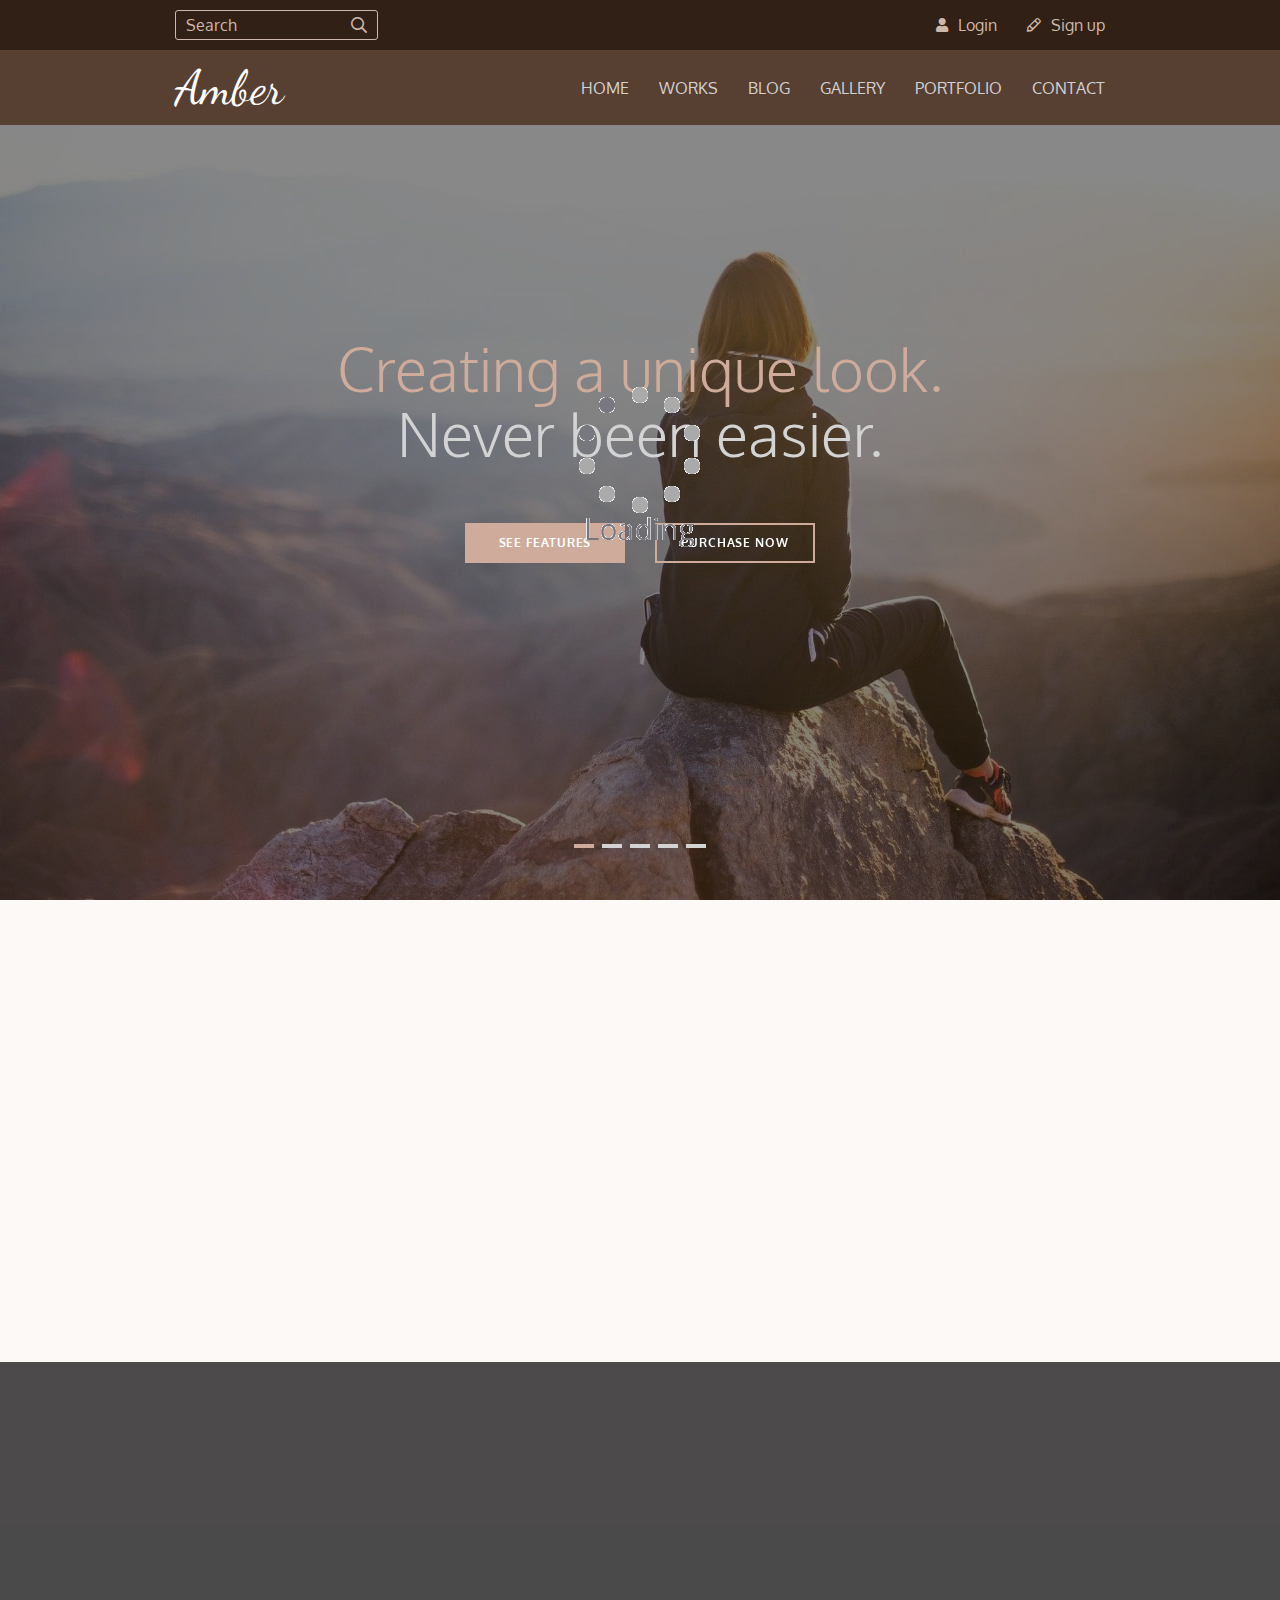
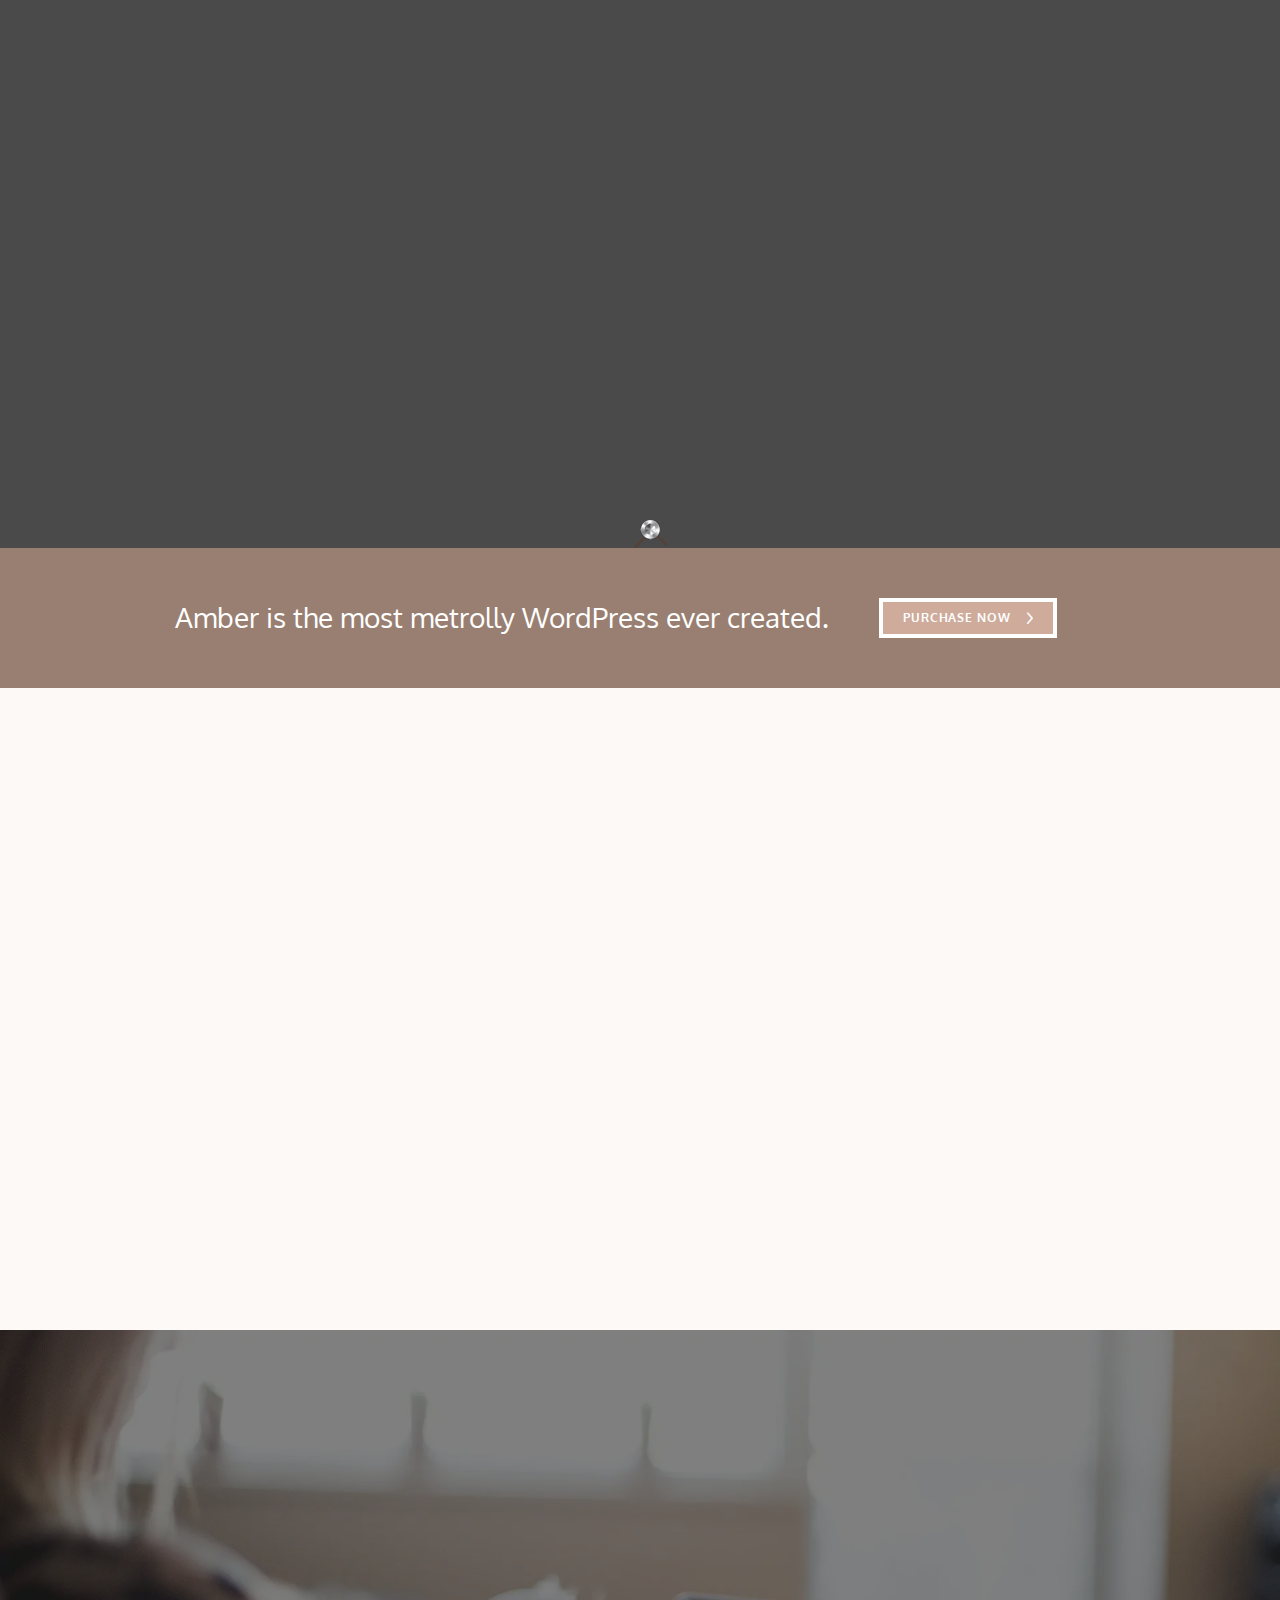
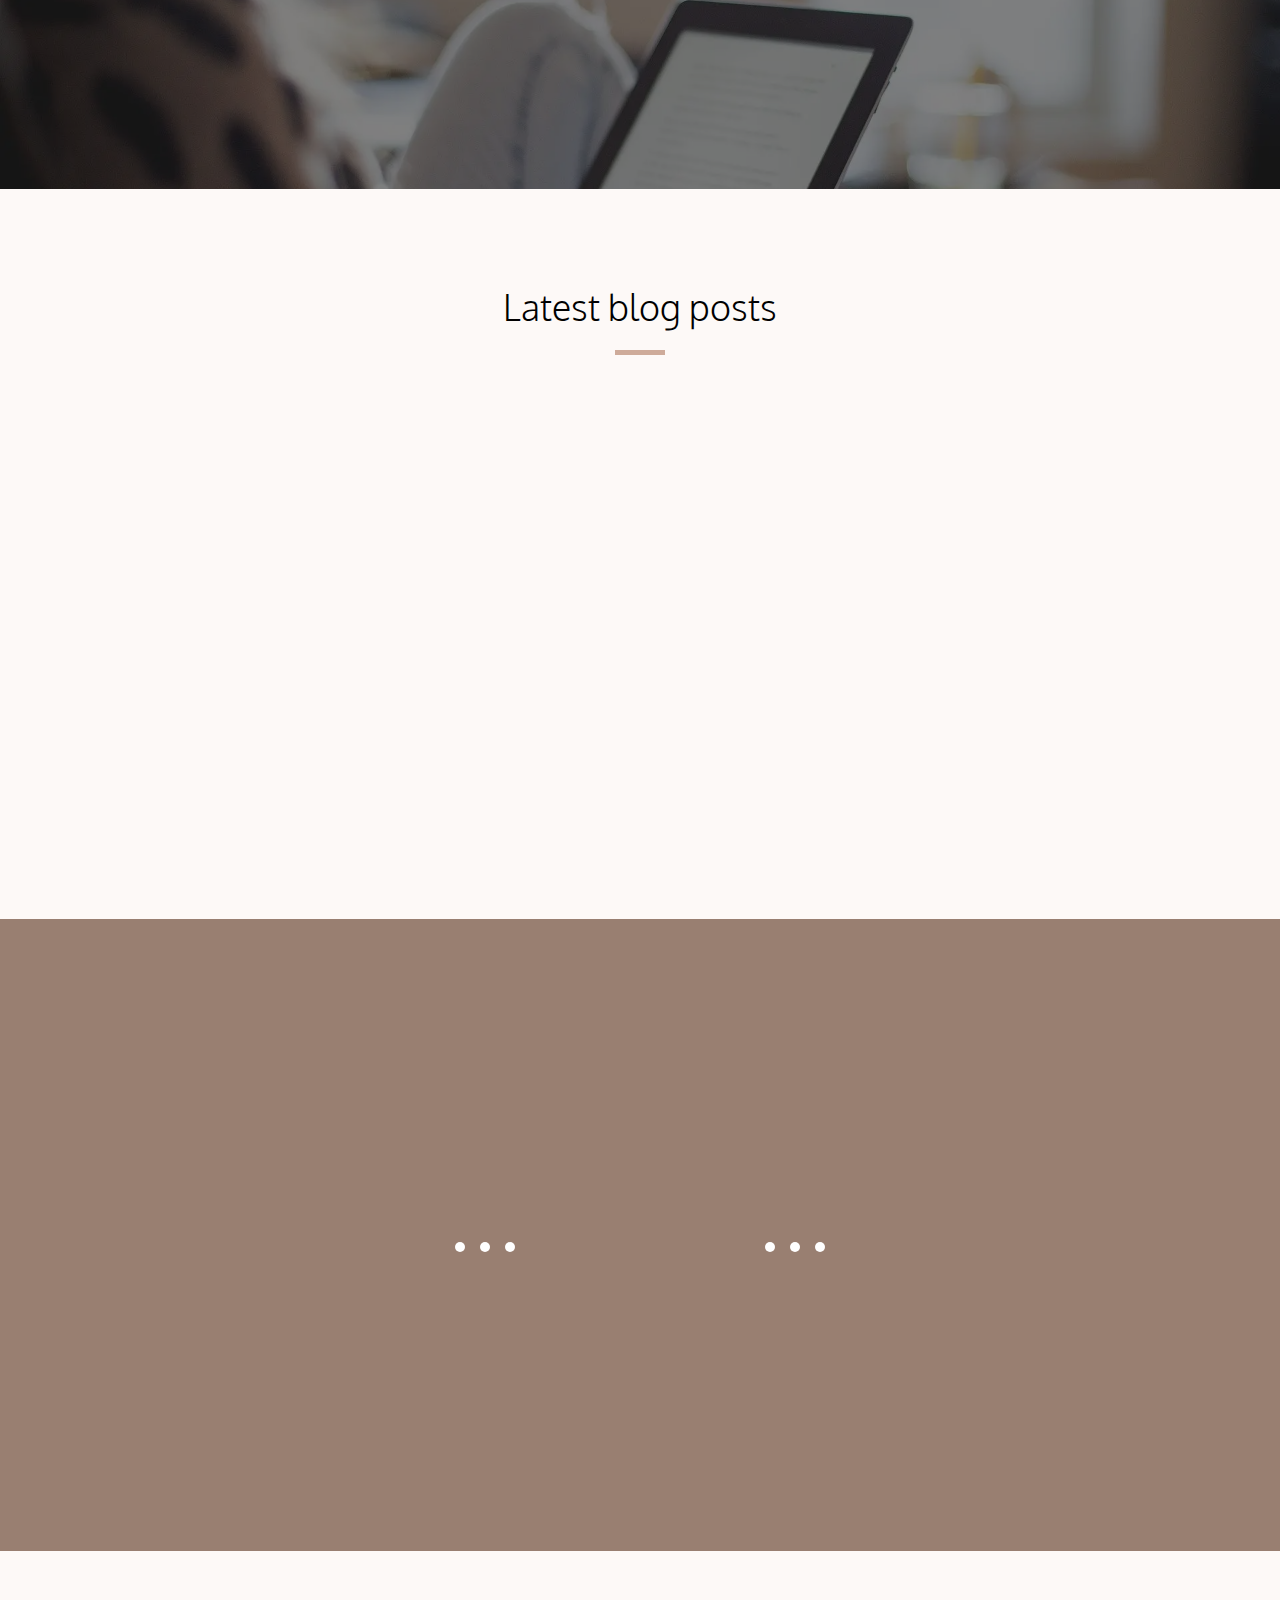
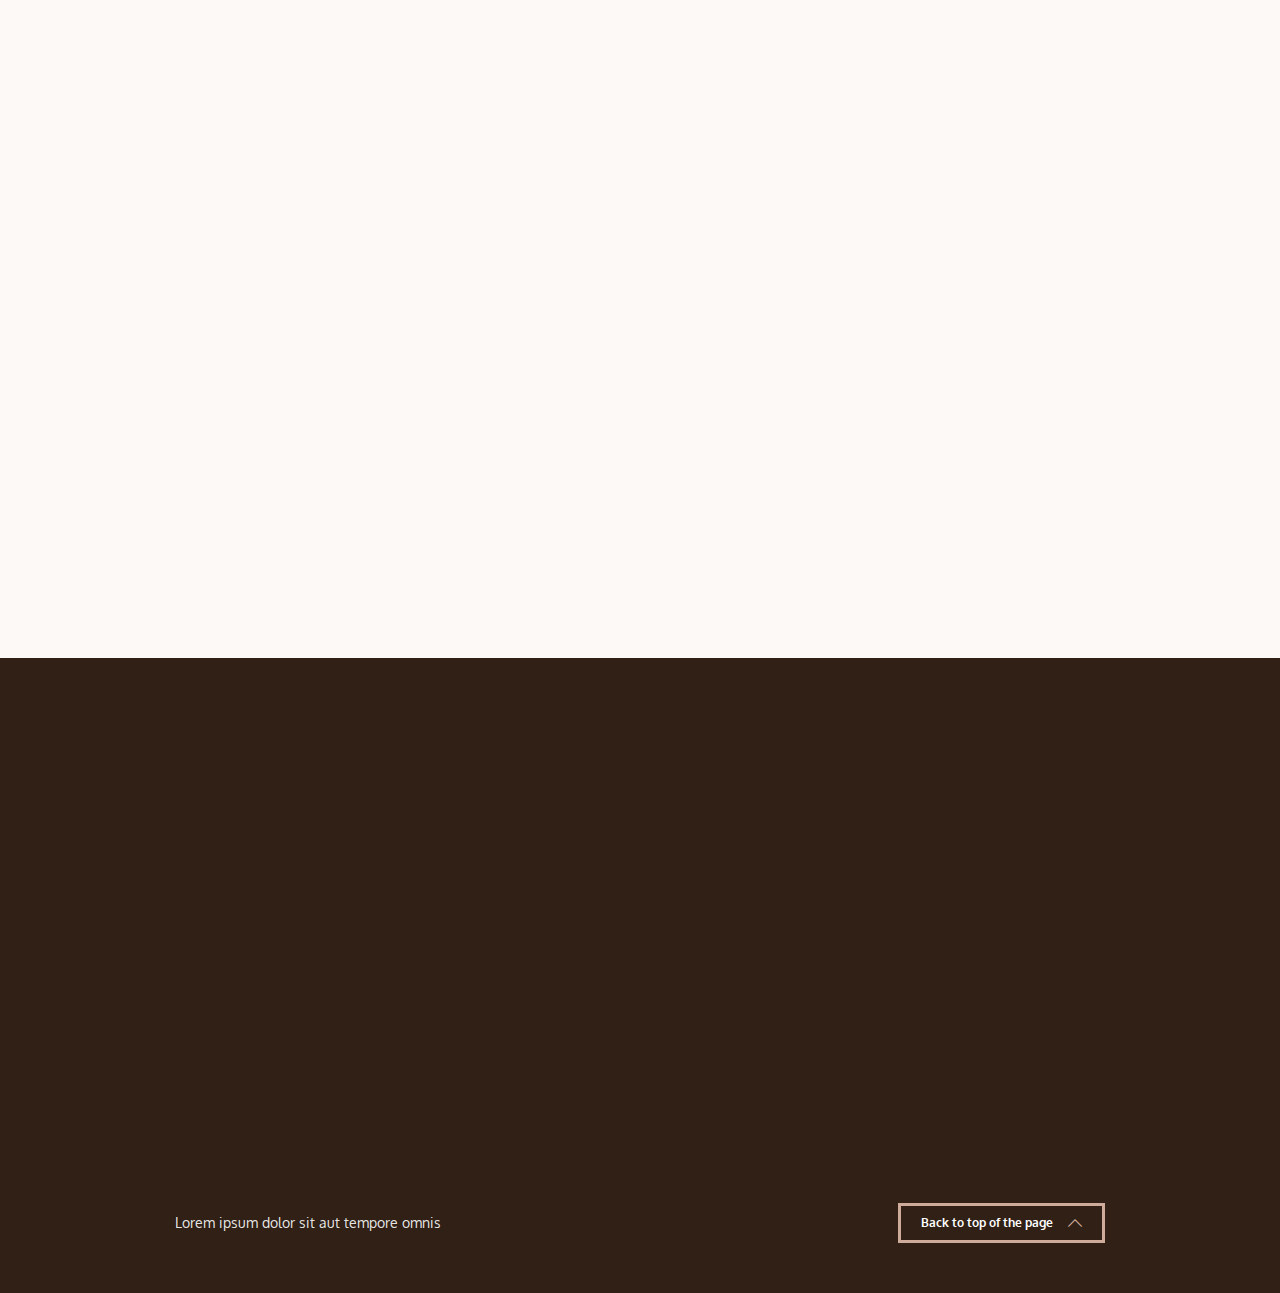
<file: index.html>
<!DOCTYPE html><html lang="en"><head>	<title>AMBER HOMEPAGE</title>	<meta http-equiv="Content-type" content="text/html;charset=UTF-8" />	<meta name="viewport" content="width=device-width, initial-scale=1" />	<link rel="stylesheet" href="https://unpkg.com/swiper/swiper-bundle.min.css" />	<link rel="stylesheet" href="css/style.min.css" /></head><body>	<div class="loader">		<picture><source srcset="img/loading.gif" type="image/webp"><img src="img/loading.gif" alt=""></picture>	</div>	<div class="wrapper">		<header class="header header_signin">	<div class="header__top top-header">		<div class="top-header__container container ">			<div class="top-header__column">				<div class='search' data-da='menu__body,last,767.98'>					<form action='#' class='search__form'>						<div class='search__input '>							<input autocompile='off' type='text' name='form[]' class='input' placeholder='Search'>						</div>						<button type='submit' class='search__btn _icon-search'></button>					</form>				</div>			</div>			<div class="top-header__column">				<div class="top-header__vidgets">					<div class="top-header__vidget">						<a href="" class="_icon-login "><span>Login</span> </a>					</div>					<div class="top-header__vidget">						<a href="" class=" _icon-pensil"><span>Sign up</span> </a>					</div>				</div>			</div>		</div>	</div>	<div class="header__bottom bottom-header ">		<div class="bottom-header__container container">			<a href="index.html" class="bottom-header__logo">Amber</a>			<div class='bottom-header__menu menu'>				<div class='menu__icon icon-menu'>					<span></span>					<span></span>					<span></span>				</div>				<nav class='menu__body'>					<ul class='menu__list'>						<li> <a class='menu__link ' href='index.html '>home</a> </li>						<li> <a class='menu__link ' href='works.html' target="_blank">works</a> </li>						<li> <a class='menu__link ' href='blog.html' target="_blank">blog</a> </li>						<li> <a class='menu__link ' href='gallery.html' target="_blank">gallery</a> </li>						<li> <a class='menu__link ' href='portfolio.html' target="_blank">portfolio</a> </li>						<li> <a class='menu__link ' href='' target="_blank">contact</a> </li>					</ul>				</nav>			</div>		</div>	</div></header>		<main class="page">			<section class="fullscreen-slider">				<div class='fullscreen-slider__slider swiper-container'>					<div class='fullscreen-slider__wrapper swiper-wrapper'>						<div class='fullscreen-slider__slide swiper-slide ibg'>							<picture><source srcset="img/main-slider/01.webp" type="image/webp"><img src="img/main-slider/01.jpg" alt=""></picture>							<div class="fullscreen-slider__item item-fullscreen item-fullscreen_1 _anim-item _anim-no-hide">								<div class="item-fullscreen__title" data-swiper-parallax="-30%">									<span>Creating a unique look.</span>									<span>Never been easier.</span>								</div>								<div class="item-fullscreen__btns" data-swiper-parallax-scale="0">									<a href="" class="item-fullscreen__btn btn"><span>see											features</span> </a>									<a href="" class="item-fullscreen__btn btn"> <span>purchase											now</span></a>								</div>							</div>						</div>						<div class='fullscreen-slider__slide swiper-slide ibg'>							<picture><source srcset="img/main-slider/02.webp" type="image/webp"><img src="img/main-slider/02.jpg" alt=""></picture>							<div class="fullscreen-slider__item item-fullscreen">								<div class="item-fullscreen__title" data-swiper-parallax="-30%"><span>Lorem, ipsum dolor.</span>									<span>Lorem, ipsum.</span>								</div>								<div class="item-fullscreen__btns" data-swiper-parallax-scale="0">									<a href="" class="item-fullscreen__btn btn"><span>see											features</span> </a>									<a href="" class="item-fullscreen__btn btn"> <span>purchase											now</span></a>								</div>							</div>						</div>						<div class='fullscreen-slider__slide swiper-slide ibg'>							<picture><source srcset="img/main-slider/03.webp" type="image/webp"><img src="img/main-slider/03.jpg" alt=""></picture>							<div class="fullscreen-slider__item item-fullscreen">								<div class="item-fullscreen__title" data-swiper-parallax="-50%"><span>Lorem ipsum dolor sit										amet.</span> <span>Lorem, ipsum										dolor.</span>								</div>								<div class="item-fullscreen__btns" data-swiper-parallax-scale="0">									<a href="" class="item-fullscreen__btn btn"><span>see features</span> </a>									<a href="" class="item-fullscreen__btn btn"> <span>purchase now</span></a>								</div>							</div>						</div>						<div class='fullscreen-slider__slide swiper-slide ibg'>							<picture><source srcset="img/main-slider/04.webp" type="image/webp"><img src="img/main-slider/04.jpg" alt=""></picture>							<div class="fullscreen-slider__item item-fullscreen">								<div class="item-fullscreen__title" data-swiper-parallax="-50%"><span>Lorem ipsum dolor sit ame										sit amet.</span> <span>Lorem										ipsum.</span>								</div>								<div class="item-fullscreen__btns" data-swiper-parallax-scale="0">									<a href="" class="item-fullscreen__btn btn"><span>see features</span> </a>									<a href="" class="item-fullscreen__btn btn"> <span>purchase now</span></a>								</div>							</div>						</div>						<div class='fullscreen-slider__slide swiper-slide ibg'>							<picture><source srcset="img/main-slider/05.webp" type="image/webp"><img src="img/main-slider/05.jpg" alt=""></picture>							<div class="fullscreen-slider__item item-fullscreen">								<div class="item-fullscreen__title" data-swiper-parallax="-50%"> <span> Lorem ipsum dolor										sit.</span> <span>Lorem ipsum										dolor.</span>								</div>								<div class="item-fullscreen__btns" data-swiper-parallax-scale="0">									<a href="" class="item-fullscreen__btn btn"><span>see features</span> </a>									<a href="" class="item-fullscreen__btn btn"> <span>purchase now</span></a>								</div>							</div>						</div>					</div>					<div class='fullscreen-slider-pagination'></div>				</div>			</section>			<section class="steal ">				<div class="steal__container container">					<div class="steal__body">						<div class="steal__title  _title _anim-item _anim-no-hide">Steal of the month</div>						<div class="steal__text _anim-item _anim-no-hide">That we can tuck in our children at night and know							that they are fed and							clothed and safe from harm. Our trials and triumphs became at once unique and universal.							, black and more than black.</div>						<a href="" class="steal__btn btn _anim-item _anim-no-hide"><span>purchase now</span> </a>					</div>				</div>			</section>			<section class="works ">				<div class="works__container container">					<div class="works__body">						<div class="works__title _title _anim-item _anim-no-hide">Latest works</div>						<div class="works__text _anim-item _anim-no-hide">							That we can tuck in our children at night and know that they are fed and clothed and safe from							harm. Our trials and triumphs became at once unique and universal.						</div>						<div class='works__slider slider-works swiper-container _anim-item _anim-no-hide'>							<div class='works__wrapper swiper-wrapper'>								<article class="slider-works__item item-work swiper-slide">									<a href="portfolio-item.html" class="item-work__image ibg">										<picture><source srcset="img/works/01.webp" type="image/webp"><img src="img/works/01.jpg" alt=""></picture>									</a>									<div class="item-work__text">										<a href="portfolio-item.html" class="item-work__title"><span>Lindemans Wine</span> <span												class="_icon-heart"></span>										</a>										<div class="item-work__descr"><span>Art Direction, Web Design</span> <span>257</span>										</div>									</div>									<div class="item-work__hover hover-item-work">										<a href="portfolio-item.html" class="hover-item-work__action">											<span class=" _icon-heart"></span>										</a>										<a href="portfolio-item.html" class="hover-item-work__action ">											<span class="_icon-search1"></span>										</a>										<a href="portfolio-item.html" class="hover-item-work__action ">											<span class="_icon-link"></span>										</a>									</div>								</article>								<article class="slider-works__item item-work swiper-slide">									<a href="portfolio-item.html" class="item-work__image ibg">										<picture><source srcset="img/works/02.webp" type="image/webp"><img src="img/works/02.jpg" alt=""></picture>									</a>									<div class="item-work__text">										<a href="portfolio-item.html" class="item-work__title"><span>Lindemans Wine</span> <span												class="_icon-heart"></span>										</a>										<div class="item-work__descr"><span>Art Direction, Web Design</span> <span>257</span>										</div>									</div>									<div class="item-work__hover hover-item-work">										<a href="portfolio-item.html" class="hover-item-work__action">											<span class="_icon-heart"></span>										</a>										<a href="portfolio-item.html" class="hover-item-work__action">											<span class="_icon-search1"></span>										</a>										<a href="portfolio-item.html" class="hover-item-work__action">											<span class="_icon-link"></span>										</a>									</div>								</article>								<article class="slider-works__item item-work swiper-slide">									<a href="portfolio-item.html" class="item-work__image ibg">										<picture><source srcset="img/works/03.webp" type="image/webp"><img src="img/works/03.jpg" alt=""></picture>									</a>									<div class="item-work__text">										<a href="portfolio-item.html" class="item-work__title"><span>Lindemans Wine</span> <span												class="_icon-heart"></span>										</a>										<div class="item-work__descr"><span>Art Direction, Web Design</span> <span>257</span>										</div>									</div>									<div class="item-work__hover hover-item-work">										<a href="portfolio-item.html" class="hover-item-work__action">											<span class="_icon-heart"></span>										</a>										<a href="portfolio-item.html" class="hover-item-work__action">											<span class="_icon-search1"></span>										</a>										<a href="portfolio-item.html" class="hover-item-work__action">											<span class="_icon-link"></span>										</a>									</div>								</article>								<article class="slider-works__item item-work swiper-slide">									<a href="portfolio-item.html" class="item-work__image ibg">										<picture><source srcset="img/works/04.webp" type="image/webp"><img src="img/works/04.jpg" alt=""></picture>									</a>									<div class="item-work__text">										<a href="portfolio-item.html" class="item-work__title"><span>Lindemans Wine</span> <span												class="_icon-heart"></span>										</a>										<div class="item-work__descr"><span>Art Direction, Web Design</span> <span>257</span>										</div>									</div>									<div class="item-work__hover hover-item-work">										<a href="portfolio-item.html" class="hover-item-work__action">											<span class="_icon-heart"></span>										</a>										<a href="portfolio-item.html" class="hover-item-work__action">											<span class="_icon-search1"></span>										</a>										<a href="portfolio-item.html" class="hover-item-work__action">											<span class="_icon-link"></span>										</a>									</div>								</article>								<article class="slider-works__item item-work swiper-slide">									<a href="portfolio-item.html" class="item-work__image ibg">										<picture><source srcset="img/works/05.webp" type="image/webp"><img src="img/works/05.jpg" alt=""></picture>									</a>									<div class="item-work__text">										<a href="portfolio-item.html" class="item-work__title"><span>Lindemans Wine</span> <span												class="_icon-heart"></span>										</a>										<div class="item-work__descr"><span>Art Direction, Web Design</span> <span>257</span>										</div>									</div>									<div class="item-work__hover hover-item-work">										<a href="portfolio-item.html" class="hover-item-work__action">											<span class="_icon-heart"></span>										</a>										<a href="portfolio-item.html" class="hover-item-work__action">											<span class="_icon-search1"></span>										</a>										<a href="portfolio-item.html" class="hover-item-work__action">											<span class="_icon-link"></span>										</a>									</div>								</article>							</div>							<div class="slider-works__arrows">								<div class='slider-works-button-prev _icon-arrow'></div>								<div class='slider-works-button-next _icon-arrow'></div>							</div>						</div>					</div>				</div>				<div class="works__bottom bottom-works">					<div class="bottom-works__container container">						<div class="bottom-works__body _anim-item _anim-no-hide">							<div class="bottom-works__text">Amber is the most metrolly WordPress ever created.</div>							<a href="" class="bottom-works__btn btn"> <span class="_icon-arrow">purchase now</span> </a>						</div>					</div>				</div>			</section>			<section class="features">				<div class="features__container container">					<div class="features__body">						<div class="features__title _title _anim-item _anim-no-hide">Superb features</div>						<div class="features__block _anim-item _anim-no-hide">							<div class="features__column column-features">								<span class="column-features__icon _icon-star"></span>								<div class="column-features__title">Brilliant creative design</div>								<div class="column-features__text">Ah, well! It means much the same thing, said the Duchess,									digging her sharp little chin into Alice's shoulder as she added, and the moral of that is									m-dash.									Take care of the sense, and the sounds.								</div>							</div>							<div class="features__column column-features">								<span class="column-features__icon _icon-cup"></span>								<div class="column-features__title">On mouse over title</div>								<div class="column-features__text">Then they both bowed low, and their curls got entangled									together. Alice laughed so much at this, that she had to run back into the wood for fear									of their hearing her.									; and when.									she next peeped out the Fish-Footman. First, because I'm on the same side of the door.									as you are; secondly.									Learn more »</div>							</div>							<div class="features__column column-features">								<span class="column-features__icon _icon-magic"></span>								<div class="column-features__title">Incredible documentation</div>								<div class="column-features__text">Alice went timidly up to the door, and knocked. 'There's									no sort of use in knocking,' said the Footman, 'and that for two reasons.									First, because I'm on the same side of the door as you are; secondly. First, because I'm									on the same side of the door as you are; secondly.</div>							</div>							<div class="features__column column-features">								<span class="column-features__icon _icon-magic_2"></span>								<div class="column-features__title">Responsive & retina ready</div>								<div class="column-features__text">Alice went timidly up to the door, and knocked. 'There's									no sort of use in knocking,' said the Footman, 'and that for two reasons. First, because									I'm on the same side.									of the door as you.								</div>							</div>						</div>					</div>				</div>			</section>			<section class="quotes">				<div class="quotes__container container">					<div class="quotes__body _anim-item _anim-no-hide">						<div class='quutes-slider swiper-container'>							<div class='quutes-slider__wrapper swiper-wrapper'>								<div class='quutes-slider__slide swiper-slide'>									<div class="quutes-slider__quote _icon-quote"></div>									<div class="quutes-slider__text">Thereby, the whale commanders are enabled to recognise each										other upon the ocean, even at considerable distances and with no small facility.									</div>									<div class="quutes-slider__author">— Moby-Dick, Herman Melville</div>								</div>								<div class='quutes-slider__slide swiper-slide'>									<div class="quutes-slider__quote _icon-quote"></div>									<div class="quutes-slider__text">Lorem ipsum dolor, sit amet consectetur adipisicing elit.										Veritatis molestias ea fuga excepturi dicta laudantium asperiores sit, laborum expedita										est corrupti culpa sed fugit voluptates nobis magnam ut. Iusto iste fugit a atque quisquam										debitis, deserunt fuga eum nisi veritatis quae quis ut dignissimos temporibus dolor										laudantium deleniti, quia maxime!									</div>									<div class="quutes-slider__author">— Lorem ipsum dolor sit.</div>								</div>								<div class='quutes-slider__slide swiper-slide'>									<div class="quutes-slider__quote _icon-quote"></div>									<div class="quutes-slider__text">Lorem ipsum dolor sit amet consectetur adipisicing elit. Et,										eius provident aliquid veniam quisquam temporibus dolores illum soluta iure at!									</div>									<div class="quutes-slider__author">— Lorem, ipsum dolor.</div>								</div>								<div class='quutes-slider__slide swiper-slide'>									<div class="quutes-slider__quote _icon-quote"></div>									<div class="quutes-slider__text">Lorem ipsum dolor sit amet consectetur adipisicing elit.										Sint fuga vitae laboriosam inventore. Debitis labore blanditiis modi eos rem sed. Quidem										laboriosam vero veritatis esse eveniet earum tenetur deserunt non.									</div>									<div class="quutes-slider__author">— Lorem, ipsum dolor.</div>								</div>								<div class='quutes-slider__slide swiper-slide'>									<div class="quutes-slider__quote _icon-quote"></div>									<div class="quutes-slider__text">Lorem ipsum dolor sit amet consectetur adipisicing elit.										Quam, nesciunt ducimus numquam odio, minus nulla quisquam laborum aspernatur pariatur at										beatae culpa nostrum perspiciatis iste placeat delectus corporis? Architecto dolore										aliquid totam sint. Quo, voluptates omnis. Aliquam nostrum, est eum tempore blanditiis										repellat corporis, recusandae nobis quos, molestias magni porro quas dicta? Unde,										dignissimos architecto!									</div>									<div class="quutes-slider__author">— Lorem ipsum dolor sit amet.</div>								</div>							</div>							<div class='quutes-slider-pagination'></div>						</div>					</div>				</div>			</section>			<section class="posts">				<div class="posts__container container">					<div class="posts__body">						<div class="posts__title _title _anim-item _anim-no-hide">Latest blog posts</div>						<div class="posts__block _anim-item _anim-no-hide">							<div class="posts__column">								<div class="posts__item item-post">									<div class="item-post__image ibg">										<picture><source srcset="img/posts/01.webp" type="image/webp"><img src="img/posts/01.jpg" alt=""></picture>										<a href="post.html"></a>									</div>									<div class="item-post__block">										<a href="post.html" class="item-post__title">Runway to Red Carpet: Awards Season</a>										<div class="item-post__text">											Her father worked on oil rigs and farms that through most of the Depression. But it is											a											new story that has seared into my genetic.										</div>										<div class="item-post__bottom">											<a href="post.html" class="item-post__link">Learn more</a>											<span class="item-post__comments _icon-comment"><span>450</span> </span>										</div>									</div>								</div>							</div>							<div class="posts__column">								<div class="posts__item item-post">									<div class="item-post__image ibg">										<picture><source srcset="img/posts/04.webp" type="image/webp"><img src="img/posts/04.jpg" alt=""></picture>										<a href="post.html"></a>									</div>									<div class="item-post__block">										<a href="post.html" class="item-post__title">Runway to Red Carpet: Awards Season</a>										<div class="item-post__text">											Her father worked on oil rigs and farms that through most of the Depression. But it is											a											new story that has seared into my genetic.										</div>										<div class="item-post__bottom">											<a href="post.html" class="item-post__link">Learn more</a>											<span class="item-post__comments _icon-comment"><span>450</span> </span>										</div>									</div>								</div>							</div>							<div class="posts__column">								<div class="posts__item item-post">									<div class="item-post__image ibg">										<picture><source srcset="img/posts/05.webp" type="image/webp"><img src="img/posts/05.jpg" alt=""></picture>										<a href="post.html"></a>									</div>									<div class="item-post__block">										<a href="post.html" class="item-post__title">Runway to Red Carpet: Awards Season</a>										<div class="item-post__text">											Her father worked on oil rigs and farms that through most of the Depression. But it is											a											new story that has seared into my genetic.										</div>										<div class="item-post__bottom">											<a href="post.html" class="item-post__link">Learn more</a>											<span class="item-post__comments _icon-comment"><span>450</span> </span>										</div>									</div>								</div>							</div>						</div>					</div>				</div>			</section>			<section class="experience ">				<div class="experience__container container">					<div class="experience__body">						<div class="experience__title _title _anim-item _anim-no-hide">Company expirience</div>						<div class="experience__block _anim-item _anim-no-hide">							<div class="experience__column">								<div class="experience__item experience-item">									<div class='experience-item__diagram diagram-circle diagram-circle_1'>										<div class='diagram-circle__container'>											<span class='diagram-circle__value'>												<span class="_icon-settings"></span>											</span>										</div>									</div>									<div class="experience-item__number">500									</div>									<div class="experience-item__text">years of web development</div>								</div>							</div>							<div class="experience__column">								<div class="experience__item experience-item">									<div class='experience-item__diagram diagram-circle diagram-circle_2'>										<div class='diagram-circle__container'>											<span class='diagram-circle__value'>												<span class="_icon-phone"></span>											</span>										</div>									</div>									<div class="experience-item__number">										25 000									</div>									<div class="experience-item__text">results of the last										winter year</div>								</div>							</div>							<div class="experience__column">								<div class="experience__item experience-item">									<div class='experience-item__diagram diagram-circle diagram-circle_3'>										<div class='diagram-circle__container'>											<span class='diagram-circle__value'>												<span class="_icon-rocket"></span>											</span>										</div>									</div>									<div class="experience-item__number">100 000									</div>									<div class="experience-item__text"> euros of the military										budget</div>								</div>							</div>							<div class="experience__dots">								<span></span>								<span></span>								<span></span>							</div>							<div class="experience__dots">								<span></span>								<span></span>								<span></span>							</div>						</div>					</div>				</div>			</section>			<div class="team ">				<div class="team__container container">					<div class="team__title _title _anim-item _anim-no-hide">Our team</div>					<div class="team__body _anim-item _anim-no-hide">						<div class="team__column">							<div class="team__item item-team">								<div class="item-team__block">									<a href="" class="item-team__image ibg">										<picture><source srcset="img/team/01.webp" type="image/webp"><img src="img/team/01.jpg" alt=""></picture>									</a>									<div class="item-team__text">										<div class="item-team__title">											<span>Manny Delgado</span>											<span> a little boy</span>										</div>										<div class="item-team__descr">Be who you are and say what you feel, because those who mind											don't matter.</div>									</div>								</div>								<div class="item-team__profile">									<a href="" class="item-team__btn btn">profile</a>								</div>							</div>						</div>						<div class="team__column">							<div class="team__item item-team">								<div class="item-team__block">									<a href="" class="item-team__image ibg">										<picture><source srcset="img/team/02.webp" type="image/webp"><img src="img/team/02.jpg" alt=""></picture>									</a>									<div class="item-team__text">										<div class="item-team__title">											<span>Manny Delgado</span>											<span> a little boy</span>										</div>										<div class="item-team__descr">Be who you are and say what you feel, because those who mind											don't matter.</div>									</div>								</div>								<div class="item-team__profile">									<a href="" class="item-team__btn btn">profile</a>								</div>							</div>						</div>						<div class="team__column">							<div class="team__item item-team">								<div class="item-team__block">									<a href="" class="item-team__image ibg">										<picture><source srcset="img/team/03.webp" type="image/webp"><img src="img/team/03.jpg" alt=""></picture>									</a>									<div class="item-team__text">										<div class="item-team__title">											<span>Manny Delgado</span>											<span> a little boy</span>										</div>										<div class="item-team__descr">Be who you are and say what you feel, because those who mind											don't matter.</div>									</div>								</div>								<div class="item-team__profile">									<a href="" class="item-team__btn btn">profile</a>								</div>							</div>						</div>						<div class="team__column">							<div class="team__item item-team">								<div class="item-team__block">									<a href="" class="item-team__image ibg">										<picture><source srcset="img/team/04.webp" type="image/webp"><img src="img/team/04.jpg" alt=""></picture>									</a>									<div class="item-team__text">										<div class="item-team__title">											<span>Manny Delgado</span>											<span> a little boy</span>										</div>										<div class="item-team__descr">Be who you are and say what you feel, because those who mind											don't matter.</div>									</div>								</div>								<div class="item-team__profile">									<a href="" class="item-team__btn btn">profile</a>								</div>							</div>						</div>					</div>				</div>			</div>		</main>		<footer class="footer">	<div class="footer__container container">		<div class="footer__body">			<div class="footer__block spoiler _anim-item _anim-no-hide" data-spoilers='942,max'>				<div class="footer__column">					<button tabindex='-1' type='button' data-spoiler class='spoiler__title  footer__title footer__title_1 _title-footer'>Get						in touch<span class="spoiler__title_plus "></span></button>					<div class='footer__spoiler footer__spoiler_1 spoiler__content'>						<div class="footer__item item-footer">							<span class="item-footer__main _icon-address">								Address:							</span>							<a href="" class="item-footer__add">32 Street Name Untitled Kindom, London</a>						</div>						<div class="footer__item item-footer">							<span class="item-footer__main _icon-phone">								Phone							</span>							<a href="tel:+34555505422" class="item-footer__add">+3 455 550 54 22</a>						</div>						<div class="footer__item item-footer">							<span class="item-footer__main _icon-email">								Email:							</span>							<a href="mailto:ehhvrbhv.gmail.com" class="item-footer__add">								ehhvrbhv.gmail.com							</a>						</div>						<div class="item-footer__map">							<iframe								src="https://www.google.com/maps/embed?pb=!1m18!1m12!1m3!1d453478.8006638697!2d152.7130047603046!3d-27.38186310748452!2m3!1f0!2f0!3f0!3m2!1i1024!2i768!4f13.1!3m3!1m2!1s0x6b91579aac93d233%3A0x402a35af3deaf40!2sBrisbane%20Queensland%2C%20Australia!5e0!3m2!1ses!2sru!4v1614000152359!5m2!1ses!2sru"								width=100% height="150" style="border:0;" allowfullscreen="" loading="lazy"></iframe>						</div>					</div>				</div>				<div class="footer__column">					<button tabindex='-1' type='button' data-spoiler						class='spoiler__title  footer__title footer__title_2 _title-footer'>Latest tweets <span							class="spoiler__title_plus"></span> </button>					<div class='footer__spoiler footer__spoiler_2 spoiler__content'>						<div class="footer__tweet footer-tweet">							<div class="footer-tweet__icon">								<span class=" _icon-twitter"></span>							</div>							<a href="" class="footer-tweet__block">								<span class="footer-tweet__main ">									Lorem ipsum dolor sit amet consectetur adipisicing elit. Ipsum.									<span class="footer-tweet__tags">Lorem, ipsum dolor.</span> </br>								</span>								<span class="footer-tweet__add">Lorem ipsum dolor sit.</span>							</a>						</div>						<div class="footer__tweet footer-tweet ">							<div class="footer-tweet__icon">								<span class=" _icon-twitter"></span>							</div>							<a href="" class="footer-tweet__block">								<span class="footer-tweet__main ">									Lorem ipsum dolor sit amet consectetur adipisicing elit. Ipsum.									<span class="footer-tweet__tags">Lorem, ipsum dolor.</span> </br>								</span>								<span class="footer-tweet__add">Lorem ipsum dolor sit.</span>							</a>						</div>						<div class="footer__tweet footer-tweet">							<div class="footer-tweet__icon">								<span class=" _icon-twitter"></span>							</div>							<a href="" class="footer-tweet__block">								<span class="footer-tweet__main ">									Lorem ipsum dolor sit amet consectetur adipisicing elit. Ipsum.									<span class="footer-tweet__tags">Lorem, ipsum dolor.</span> </br>								</span>								<span class="footer-tweet__add">Lorem ipsum dolor sit.</span>							</a>						</div>					</div>				</div>				<div class="footer__column">					<button tabindex='-1' type='button' data-spoiler						class='spoiler__title  footer__title footer__title_3 _title-footer'>Follow us <span							class="spoiler__title_plus"></span></button>					<div class='footer__spoiler footer__spoiler_3 spoiler__content'>						<a href="" class="footer__follow  _icon-facebook-big"><span>Like us on Facebook</span>						</a>						<a href="" class="footer__follow   _icon-twitter-big"><span>Like us on								Twitter</span></a>						<a href="" class="footer__follow  _icon-youtube-big"><span>Watch videos on								Youtube</span></a>						<a href="" class="footer__follow  _icon-insta-big"> <span>Friend us on								Instagram</span></a>						<a href="" class="footer__follow  _icon-pint-big"><span>Repin on Pinterest</span></a>					</div>				</div>				<div class="footer__column">					<button tabindex='-1' type='button' data-spoiler						class='spoiler__title  footer__title footer__title_4 _title-footer'>Popular posts <span							class="spoiler__title_plus"></span></button>					<div class='footer__spoiler footer__spoiler_4 spoiler__content'>						<div class="footer__post post-footer ">							<div class="post-footer__title">Semtember 30</div>							<a href="" class="post-footer__text">Lorem ipsum dolor accusamus voluptas aperiam odit								reprehenderit								similique libero?</a>						</div>						<div class="footer__post post-footer ">							<div class="post-footer__title">Semtember 30</div>							<a href="" class="post-footer__text">Lorem ipsum debtas aperiam odit reprehenderit similique								libero?</a>						</div>						<div class="footer__post post-footer ">							<div class="post-footer__title">Semtember 30</div>							<a href="" class="post-footer__text">Lorem ipsum dolor sit amet consecebitis assumenda aliquam								accusamus								voluptas aperiam odit reprehenderit similique libero?</a>						</div>					</div>				</div>			</div>			<div class="footer__bottom bottom-footer">				<div class="bottom-footer__column">					<div class="bottom-footer__text">Lorem ipsum dolor sit aut tempore omnis</div>				</div>				<div class="bottom-footer__column">					<a href="#header" class="bottom-footer__btn btn "><span> Back to top of the page</span> <span							class="_icon-arrow-up"></span></a>				</div>			</div>		</div>	</div></footer>	</div>	<script src="https://unpkg.com/swiper/swiper-bundle.min.js"></script>	<script src="js/script.min.js"></script></body></html>
</file>
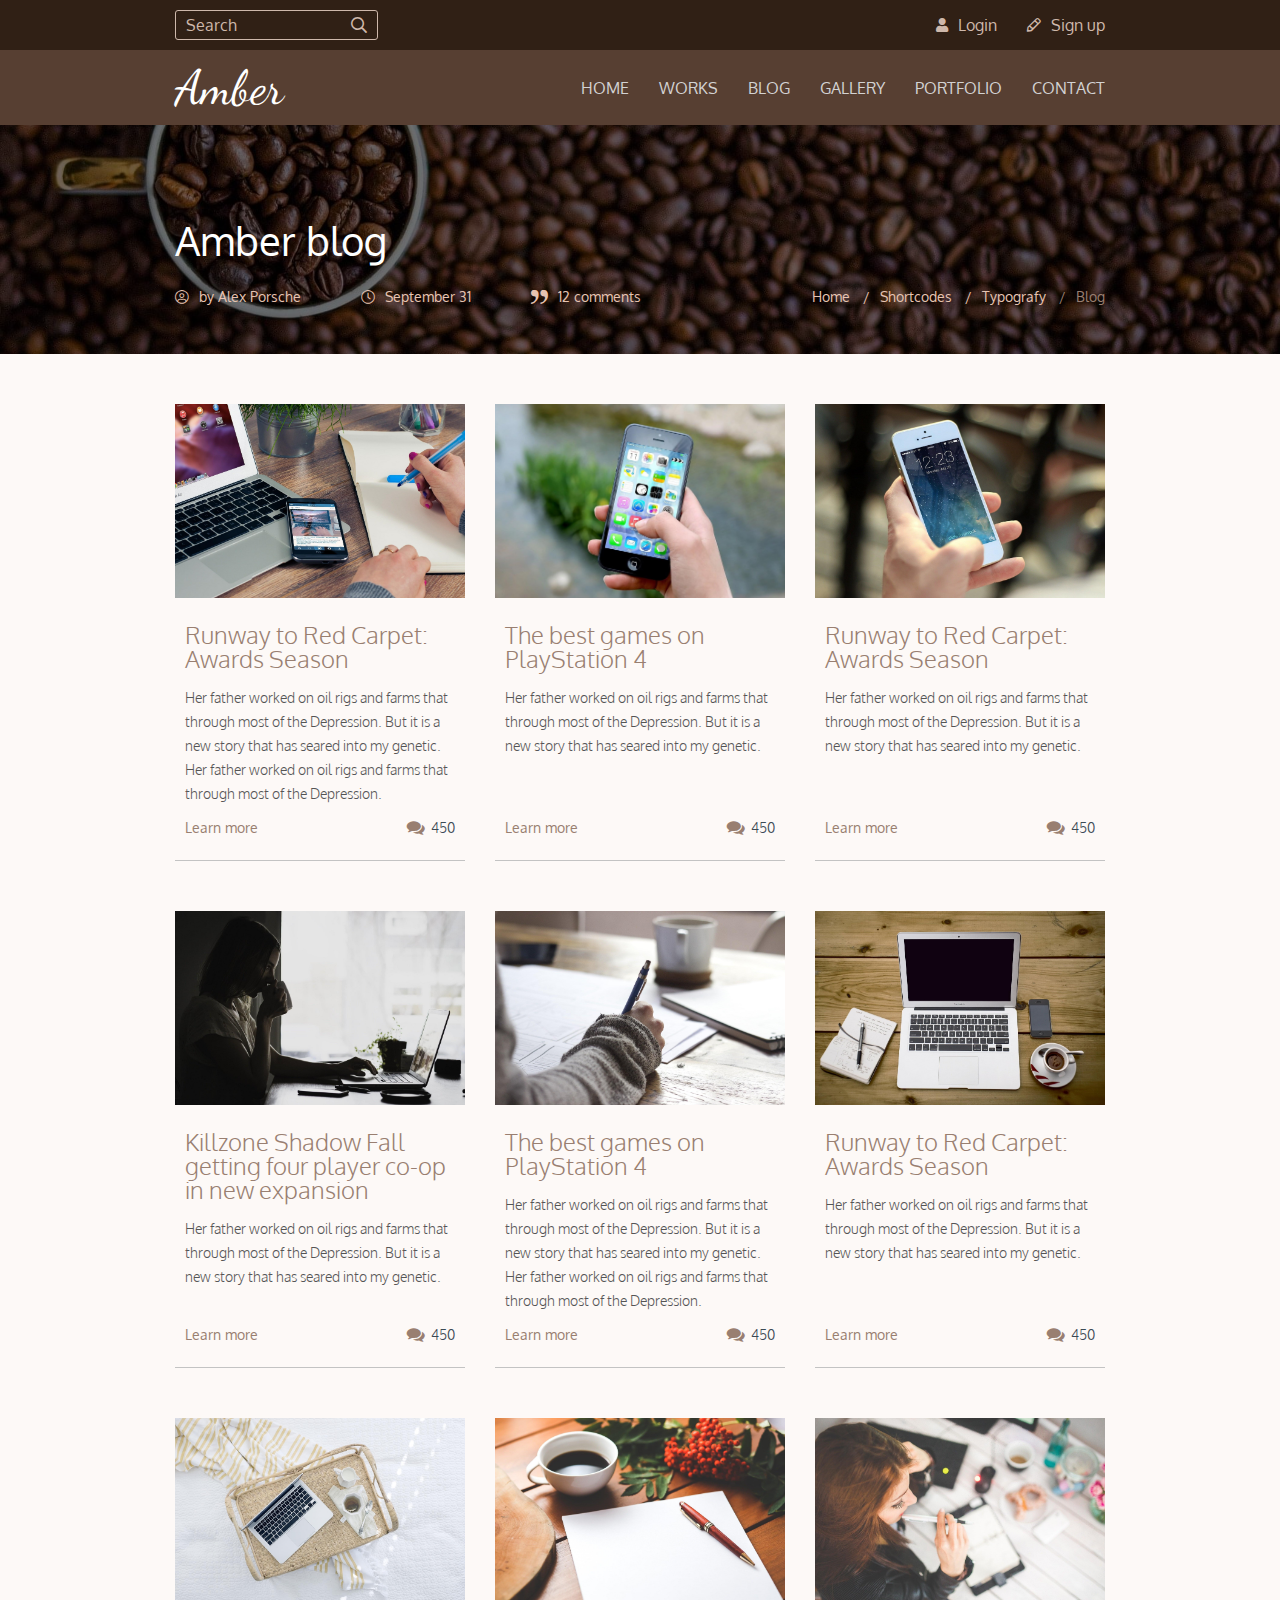
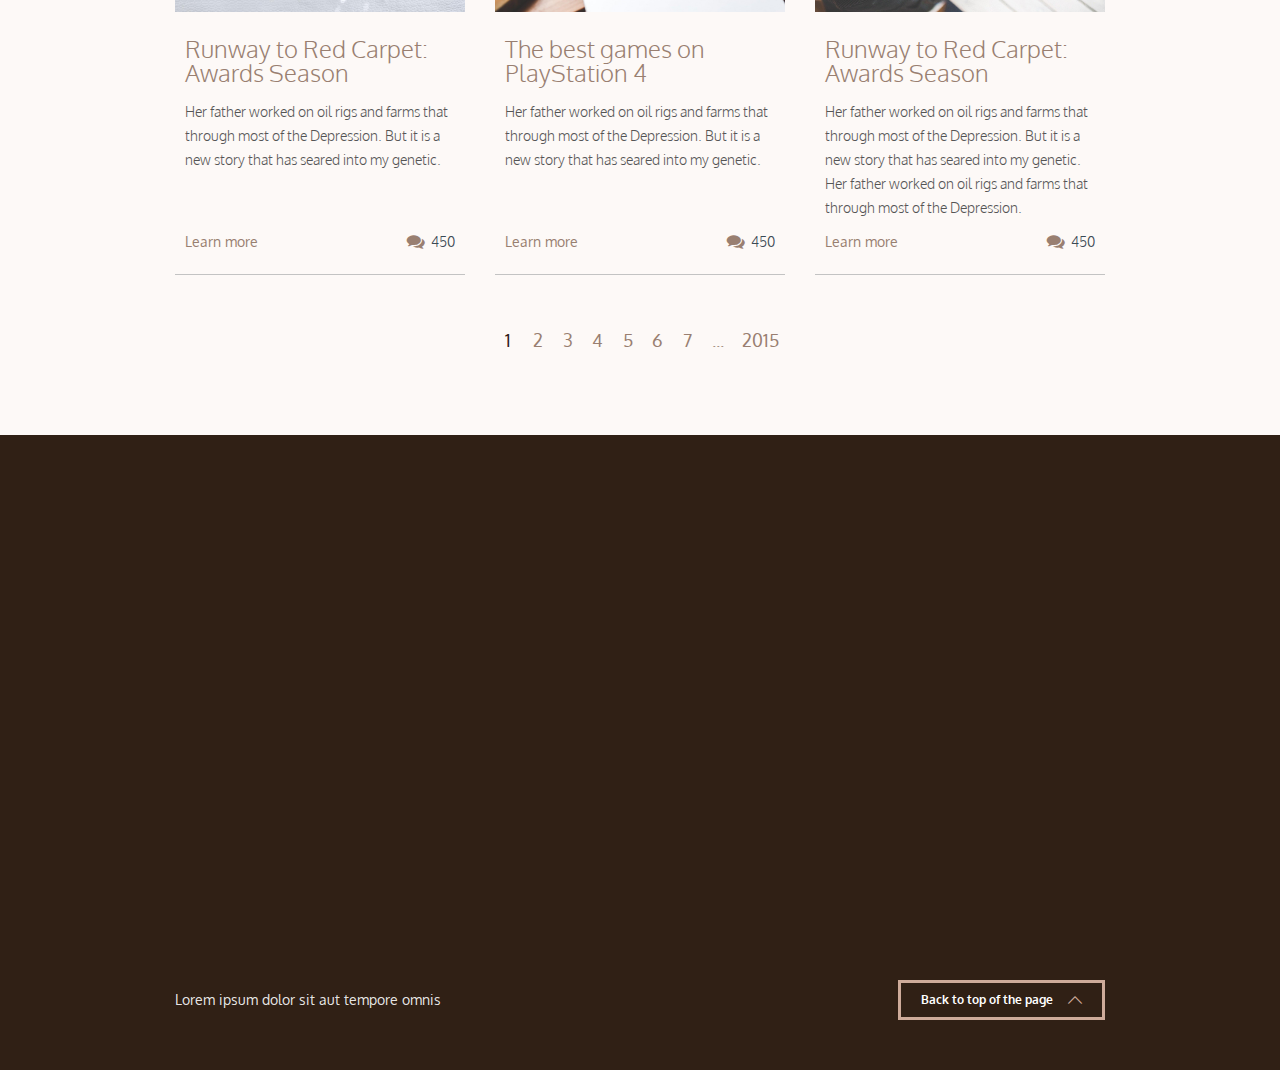
<file: blog.html>
<!DOCTYPE html><html lang="en"><head>	<title>BLOG</title>	<meta http-equiv="Content-type" content="text/html;charset=UTF-8" />	<meta name="viewport" content="width=device-width, initial-scale=1" />	<link rel="stylesheet" href="https://unpkg.com/swiper/swiper-bundle.min.css" />	<link rel="stylesheet" href="css/style.min.css" /></head><body>	<div class="wrapper">		<header class="header header_signin">	<div class="header__top top-header">		<div class="top-header__container container ">			<div class="top-header__column">				<div class='search' data-da='menu__body,last,767.98'>					<form action='#' class='search__form'>						<div class='search__input '>							<input autocompile='off' type='text' name='form[]' class='input' placeholder='Search'>						</div>						<button type='submit' class='search__btn _icon-search'></button>					</form>				</div>			</div>			<div class="top-header__column">				<div class="top-header__vidgets">					<div class="top-header__vidget">						<a href="" class="_icon-login "><span>Login</span> </a>					</div>					<div class="top-header__vidget">						<a href="" class=" _icon-pensil"><span>Sign up</span> </a>					</div>				</div>			</div>		</div>	</div>	<div class="header__bottom bottom-header ">		<div class="bottom-header__container container">			<a href="index.html" class="bottom-header__logo">Amber</a>			<div class='bottom-header__menu menu'>				<div class='menu__icon icon-menu'>					<span></span>					<span></span>					<span></span>				</div>				<nav class='menu__body'>					<ul class='menu__list'>						<li> <a class='menu__link ' href='index.html '>home</a> </li>						<li> <a class='menu__link ' href='works.html' target="_blank">works</a> </li>						<li> <a class='menu__link ' href='blog.html' target="_blank">blog</a> </li>						<li> <a class='menu__link ' href='gallery.html' target="_blank">gallery</a> </li>						<li> <a class='menu__link ' href='portfolio.html' target="_blank">portfolio</a> </li>						<li> <a class='menu__link ' href='' target="_blank">contact</a> </li>					</ul>				</nav>			</div>		</div>	</div></header>		<main class="page">			<section class="blog-grid ibg">				<picture><source srcset="img/blog/bg_cafe.webp" type="image/webp"><img src="img/blog/bg_cafe.jpg" alt=""></picture>				<div class="blog-grid__container container">					<div class="blog-grid__body">						<h1 class="blog-grid__title">Amber blog</h1>						<div class="blog-grid__menu">							<div class="blog-grid__info info-blog">								<div class="info-blog__item _icon-person">									<span class="info-blog__text  ">by Alex Porsche</span>								</div>								<div class="info-blog__item _icon-clock">									<span class="info-blog__text  ">September 31</span>								</div>								<div class="info-blog__item  _icon-comas">									<span class="info-blog__text ">12 comments</span>								</div>							</div>							<div class="blog-grid__breadcrumbs">								<nav class="breadcrumbs">	<ul class="breadcrumbs__list">		<li>			<a href="" class="breadcrumbs__link breadcrumbs__link_1">Home</a>		</li>		<li>			<a href="" class="breadcrumbs__link">Shortcodes</a>		</li>		<li>			<a href="" class="breadcrumbs__link">Typografy</a>		</li>		<li>			<span class="breadcrumbs__item">Blog</span>		</li>	</ul></nav>							</div>						</div>					</div>				</div>			</section>			<section class="blog-posts">				<div class="blog-posts__container container">					<div class="blog-posts__body">						<div class="blog-posts__column">							<article class="blog-posts__item item-post">								<div class="item-post__image ibg">									<picture><source srcset="img/posts/01.webp" type="image/webp"><img src="img/posts/01.jpg" alt=""></picture>									<a href="post.html"></a>								</div>								<div class="item-post__block">									<a href="post.html" class="item-post__title">Runway to Red Carpet: Awards Season</a>									<div class="item-post__text">										Her father worked on oil rigs and farms that through most of the Depression. But it is										a										new story that has seared into my genetic.										Her father worked on oil rigs and farms that through most of the Depression.									</div>									<div class="item-post__bottom">										<a href="post.html" class="item-post__link">Learn more</a>										<span class="item-post__comments _icon-comment"><span>450</span> </span>									</div>								</div>							</article>						</div>						<div class="blog-posts__column">							<article class="blog-posts__item item-post">								<div class="item-post__image ibg">									<picture><source srcset="img/posts/02.webp" type="image/webp"><img src="img/posts/02.jpg" alt=""></picture>									<a href="post.html"></a>								</div>								<div class="item-post__block">									<a href="post.html" class="item-post__title">The best games on PlayStation 4</a>									<div class="item-post__text">										Her father worked on oil rigs and farms that through most of the Depression. But it is										a										new story that has seared into my genetic.									</div>									<div class="item-post__bottom">										<a href="post.html" class="item-post__link">Learn more</a>										<span class="item-post__comments _icon-comment"><span>450</span> </span>									</div>								</div>							</article>						</div>						<div class="blog-posts__column">							<article class="blog-posts__item item-post">								<div class="item-post__image ibg">									<picture><source srcset="img/posts/03.webp" type="image/webp"><img src="img/posts/03.jpg" alt=""></picture>									<a href="post.html"></a>								</div>								<div class="item-post__block">									<a href="post.html" class="item-post__title">Runway to Red Carpet: Awards Season</a>									<div class="item-post__text">										Her father worked on oil rigs and farms that through most of the Depression. But it is										a										new story that has seared into my genetic.									</div>									<div class="item-post__bottom">										<a href="post.html" class="item-post__link">Learn more</a>										<span class="item-post__comments _icon-comment"><span>450</span> </span>									</div>								</div>							</article>						</div>						<div class="blog-posts__column">							<article class="blog-posts__item item-post">								<div class="item-post__image ibg">									<picture><source srcset="img/posts/04.webp" type="image/webp"><img src="img/posts/04.jpg" alt=""></picture>									<a href="post.html"></a>								</div>								<div class="item-post__block">									<a href="post.html" class="item-post__title">Killzone Shadow Fall getting four player										co-op										in new expansion</a>									<div class="item-post__text">										Her father worked on oil rigs and farms that through most of the Depression. But it is										a										new story that has seared into my genetic.									</div>									<div class="item-post__bottom">										<a href="post.html" class="item-post__link">Learn more</a>										<span class="item-post__comments _icon-comment"><span>450</span> </span>									</div>								</div>							</article>						</div>						<div class="blog-posts__column">							<article class="blog-posts__item item-post">								<div class="item-post__image ibg">									<picture><source srcset="img/posts/05.webp" type="image/webp"><img src="img/posts/05.jpg" alt=""></picture>									<a href="post.html"></a>								</div>								<div class="item-post__block">									<a href="post.html" class="item-post__title">The best games on PlayStation 4</a>									<div class="item-post__text">										Her father worked on oil rigs and farms that through most of the Depression. But it is										a										new story that has seared into my genetic.										Her father worked on oil rigs and farms that through most of the Depression.									</div>									<div class="item-post__bottom">										<a href="post.html" class="item-post__link">Learn more</a>										<span class="item-post__comments _icon-comment"><span>450</span> </span>									</div>								</div>							</article>						</div>						<div class="blog-posts__column">							<article class="blog-posts__item item-post">								<div class="item-post__image ibg">									<picture><source srcset="img/posts/06.webp" type="image/webp"><img src="img/posts/06.jpg" alt=""></picture>									<a href="post.html"></a>								</div>								<div class="item-post__block">									<a href="post.html" class="item-post__title">Runway to Red Carpet: Awards Season</a>									<div class="item-post__text">										Her father worked on oil rigs and farms that through most of the Depression. But it is										a										new story that has seared into my genetic.									</div>									<div class="item-post__bottom">										<a href="post.html" class="item-post__link">Learn more</a>										<span class="item-post__comments _icon-comment"><span>450</span> </span>									</div>								</div>							</article>						</div>						<div class="blog-posts__column">							<article class="blog-posts__item item-post">								<div class="item-post__image ibg">									<picture><source srcset="img/posts/07.webp" type="image/webp"><img src="img/posts/07.jpg" alt=""></picture>									<a href="post.html"></a>								</div>								<div class="item-post__block">									<a href="post.html" class="item-post__title">Runway to Red Carpet: Awards Season</a>									<div class="item-post__text">										Her father worked on oil rigs and farms that through most of the Depression. But it is										a										new story that has seared into my genetic.									</div>									<div class="item-post__bottom">										<a href="post.html" class="item-post__link">Learn more</a>										<span class="item-post__comments _icon-comment"><span>450</span> </span>									</div>								</div>							</article>						</div>						<div class="blog-posts__column">							<article class="blog-posts__item item-post">								<div class="item-post__image ibg">									<picture><source srcset="img/posts/08.webp" type="image/webp"><img src="img/posts/08.jpg" alt=""></picture>									<a href="post.html"></a>								</div>								<div class="item-post__block">									<a href="post.html" class="item-post__title">The best games on PlayStation 4</a>									<div class="item-post__text">										Her father worked on oil rigs and farms that through most of the Depression. But it is										a										new story that has seared into my genetic.									</div>									<div class="item-post__bottom">										<a href="post.html" class="item-post__link">Learn more</a>										<span class="item-post__comments _icon-comment"><span>450</span> </span>									</div>								</div>							</article>						</div>						<div class="blog-posts__column">							<article class="blog-posts__item item-post">								<div class="item-post__image ibg">									<picture><source srcset="img/posts/09.webp" type="image/webp"><img src="img/posts/09.jpg" alt=""></picture>									<a href="post.html"></a>								</div>								<div class="item-post__block">									<a href="post.html" class="item-post__title">Runway to Red Carpet: Awards Season</a>									<div class="item-post__text">										Her father worked on oil rigs and farms that through most of the Depression. But it is										a										new story that has seared into my genetic.										Her father worked on oil rigs and farms that through most of the Depression.									</div>									<div class="item-post__bottom">										<a href="post.html" class="item-post__link">Learn more</a>										<span class="item-post__comments _icon-comment"><span>450</span> </span>									</div>								</div>							</article>						</div>					</div>				</div>			</section>			<div class="pagging">	<ul class="pagging__list">		<li>			<a href="" class="pagging__item _active">1</a>		</li>		<li>			<a href="" class="pagging__item">2</a>		</li>		<li>			<a href="" class="pagging__item">3</a>		</li>		<li>			<a href="" class="pagging__item">4</a>		</li>		<li>			<a href="" class="pagging__item">5</a>		</li>		<li>			<a href="" class="pagging__item">6</a>		</li>		<li>			<a href="" class="pagging__item">7</a>		</li>		<li>			<a href="" class="pagging__item">...</a>		</li>		<li>			<a href="" class="pagging__item">2015</a>		</li>	</ul></div>		</main>		<footer class="footer">	<div class="footer__container container">		<div class="footer__body">			<div class="footer__block spoiler _anim-item _anim-no-hide" data-spoilers='942,max'>				<div class="footer__column">					<button tabindex='-1' type='button' data-spoiler class='spoiler__title  footer__title footer__title_1 _title-footer'>Get						in touch<span class="spoiler__title_plus "></span></button>					<div class='footer__spoiler footer__spoiler_1 spoiler__content'>						<div class="footer__item item-footer">							<span class="item-footer__main _icon-address">								Address:							</span>							<a href="" class="item-footer__add">32 Street Name Untitled Kindom, London</a>						</div>						<div class="footer__item item-footer">							<span class="item-footer__main _icon-phone">								Phone							</span>							<a href="tel:+34555505422" class="item-footer__add">+3 455 550 54 22</a>						</div>						<div class="footer__item item-footer">							<span class="item-footer__main _icon-email">								Email:							</span>							<a href="mailto:ehhvrbhv.gmail.com" class="item-footer__add">								ehhvrbhv.gmail.com							</a>						</div>						<div class="item-footer__map">							<iframe								src="https://www.google.com/maps/embed?pb=!1m18!1m12!1m3!1d453478.8006638697!2d152.7130047603046!3d-27.38186310748452!2m3!1f0!2f0!3f0!3m2!1i1024!2i768!4f13.1!3m3!1m2!1s0x6b91579aac93d233%3A0x402a35af3deaf40!2sBrisbane%20Queensland%2C%20Australia!5e0!3m2!1ses!2sru!4v1614000152359!5m2!1ses!2sru"								width=100% height="150" style="border:0;" allowfullscreen="" loading="lazy"></iframe>						</div>					</div>				</div>				<div class="footer__column">					<button tabindex='-1' type='button' data-spoiler						class='spoiler__title  footer__title footer__title_2 _title-footer'>Latest tweets <span							class="spoiler__title_plus"></span> </button>					<div class='footer__spoiler footer__spoiler_2 spoiler__content'>						<div class="footer__tweet footer-tweet">							<div class="footer-tweet__icon">								<span class=" _icon-twitter"></span>							</div>							<a href="" class="footer-tweet__block">								<span class="footer-tweet__main ">									Lorem ipsum dolor sit amet consectetur adipisicing elit. Ipsum.									<span class="footer-tweet__tags">Lorem, ipsum dolor.</span> </br>								</span>								<span class="footer-tweet__add">Lorem ipsum dolor sit.</span>							</a>						</div>						<div class="footer__tweet footer-tweet ">							<div class="footer-tweet__icon">								<span class=" _icon-twitter"></span>							</div>							<a href="" class="footer-tweet__block">								<span class="footer-tweet__main ">									Lorem ipsum dolor sit amet consectetur adipisicing elit. Ipsum.									<span class="footer-tweet__tags">Lorem, ipsum dolor.</span> </br>								</span>								<span class="footer-tweet__add">Lorem ipsum dolor sit.</span>							</a>						</div>						<div class="footer__tweet footer-tweet">							<div class="footer-tweet__icon">								<span class=" _icon-twitter"></span>							</div>							<a href="" class="footer-tweet__block">								<span class="footer-tweet__main ">									Lorem ipsum dolor sit amet consectetur adipisicing elit. Ipsum.									<span class="footer-tweet__tags">Lorem, ipsum dolor.</span> </br>								</span>								<span class="footer-tweet__add">Lorem ipsum dolor sit.</span>							</a>						</div>					</div>				</div>				<div class="footer__column">					<button tabindex='-1' type='button' data-spoiler						class='spoiler__title  footer__title footer__title_3 _title-footer'>Follow us <span							class="spoiler__title_plus"></span></button>					<div class='footer__spoiler footer__spoiler_3 spoiler__content'>						<a href="" class="footer__follow  _icon-facebook-big"><span>Like us on Facebook</span>						</a>						<a href="" class="footer__follow   _icon-twitter-big"><span>Like us on								Twitter</span></a>						<a href="" class="footer__follow  _icon-youtube-big"><span>Watch videos on								Youtube</span></a>						<a href="" class="footer__follow  _icon-insta-big"> <span>Friend us on								Instagram</span></a>						<a href="" class="footer__follow  _icon-pint-big"><span>Repin on Pinterest</span></a>					</div>				</div>				<div class="footer__column">					<button tabindex='-1' type='button' data-spoiler						class='spoiler__title  footer__title footer__title_4 _title-footer'>Popular posts <span							class="spoiler__title_plus"></span></button>					<div class='footer__spoiler footer__spoiler_4 spoiler__content'>						<div class="footer__post post-footer ">							<div class="post-footer__title">Semtember 30</div>							<a href="" class="post-footer__text">Lorem ipsum dolor accusamus voluptas aperiam odit								reprehenderit								similique libero?</a>						</div>						<div class="footer__post post-footer ">							<div class="post-footer__title">Semtember 30</div>							<a href="" class="post-footer__text">Lorem ipsum debtas aperiam odit reprehenderit similique								libero?</a>						</div>						<div class="footer__post post-footer ">							<div class="post-footer__title">Semtember 30</div>							<a href="" class="post-footer__text">Lorem ipsum dolor sit amet consecebitis assumenda aliquam								accusamus								voluptas aperiam odit reprehenderit similique libero?</a>						</div>					</div>				</div>			</div>			<div class="footer__bottom bottom-footer">				<div class="bottom-footer__column">					<div class="bottom-footer__text">Lorem ipsum dolor sit aut tempore omnis</div>				</div>				<div class="bottom-footer__column">					<a href="#header" class="bottom-footer__btn btn "><span> Back to top of the page</span> <span							class="_icon-arrow-up"></span></a>				</div>			</div>		</div>	</div></footer>	</div>	<script src="js/script.min.js"></script></body></html>
</file>
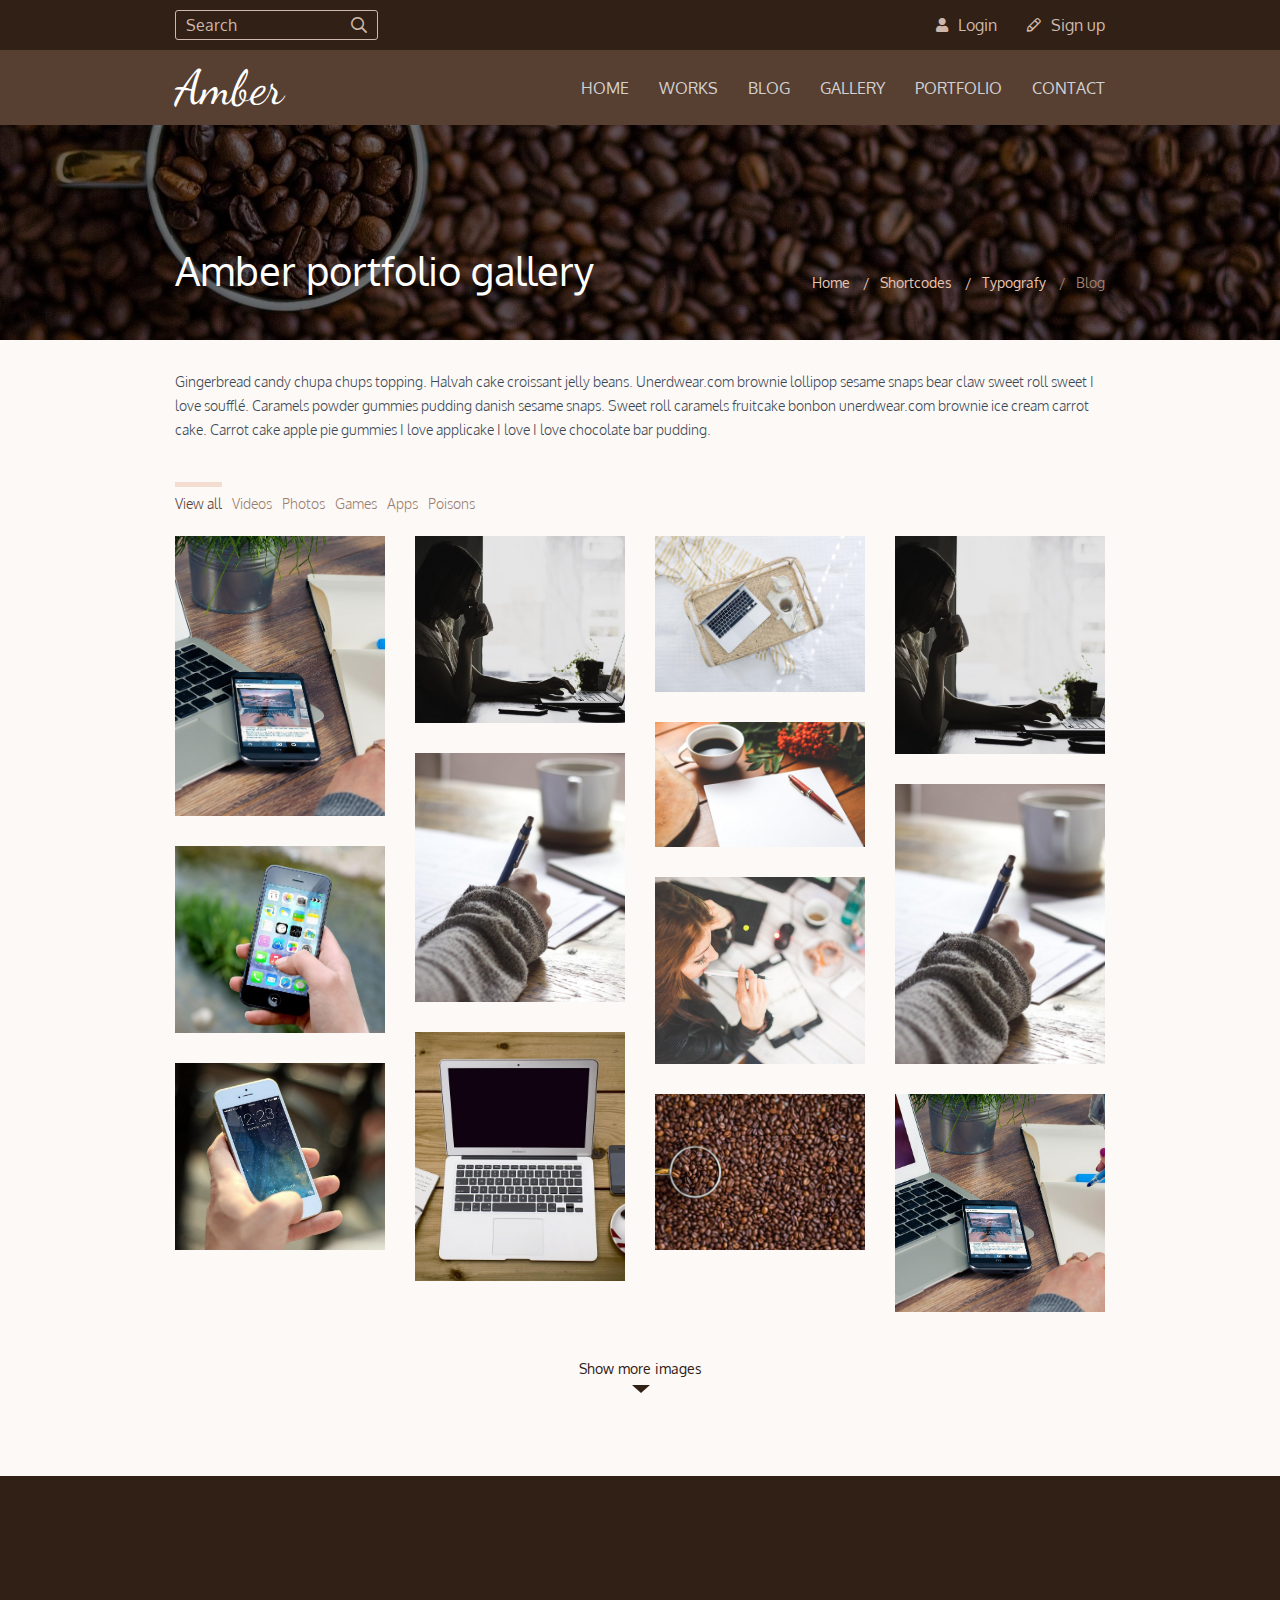
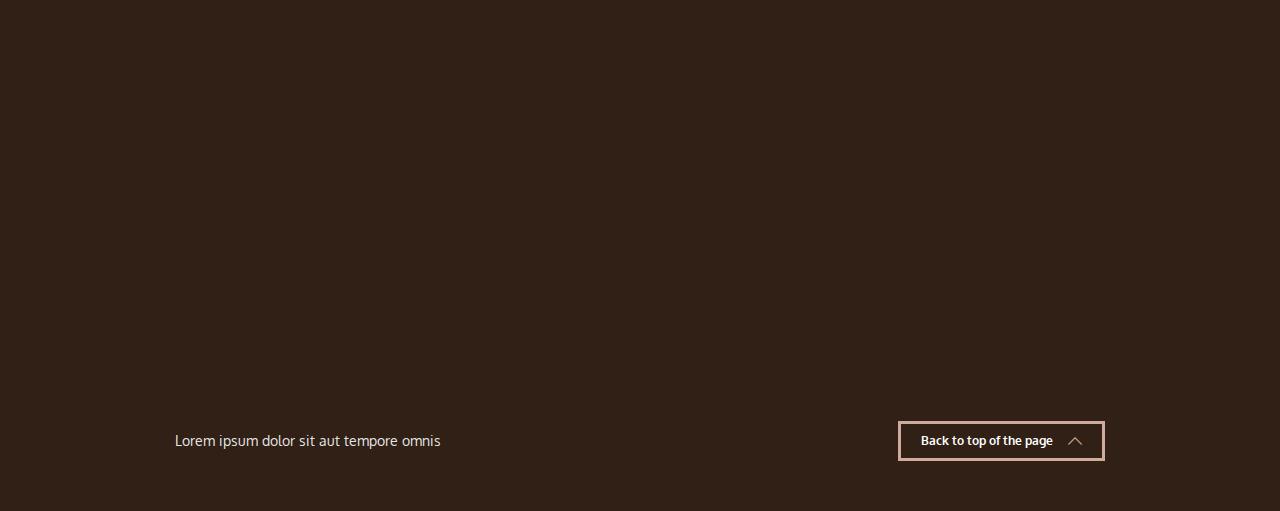
<file: gallery.html>
<!DOCTYPE html><html lang="en"><head>	<title>GALLERY</title>	<meta http-equiv="Content-type" content="text/html;charset=UTF-8" />	<meta name="viewport" content="width=device-width, initial-scale=1" />	<link rel="stylesheet" href="https://unpkg.com/swiper/swiper-bundle.min.css" />	<link rel="stylesheet" href="css/style.min.css" /></head><body>	<div class="wrapper">		<header class="header header_signin">	<div class="header__top top-header">		<div class="top-header__container container ">			<div class="top-header__column">				<div class='search' data-da='menu__body,last,767.98'>					<form action='#' class='search__form'>						<div class='search__input '>							<input autocompile='off' type='text' name='form[]' class='input' placeholder='Search'>						</div>						<button type='submit' class='search__btn _icon-search'></button>					</form>				</div>			</div>			<div class="top-header__column">				<div class="top-header__vidgets">					<div class="top-header__vidget">						<a href="" class="_icon-login "><span>Login</span> </a>					</div>					<div class="top-header__vidget">						<a href="" class=" _icon-pensil"><span>Sign up</span> </a>					</div>				</div>			</div>		</div>	</div>	<div class="header__bottom bottom-header ">		<div class="bottom-header__container container">			<a href="index.html" class="bottom-header__logo">Amber</a>			<div class='bottom-header__menu menu'>				<div class='menu__icon icon-menu'>					<span></span>					<span></span>					<span></span>				</div>				<nav class='menu__body'>					<ul class='menu__list'>						<li> <a class='menu__link ' href='index.html '>home</a> </li>						<li> <a class='menu__link ' href='works.html' target="_blank">works</a> </li>						<li> <a class='menu__link ' href='blog.html' target="_blank">blog</a> </li>						<li> <a class='menu__link ' href='gallery.html' target="_blank">gallery</a> </li>						<li> <a class='menu__link ' href='portfolio.html' target="_blank">portfolio</a> </li>						<li> <a class='menu__link ' href='' target="_blank">contact</a> </li>					</ul>				</nav>			</div>		</div>	</div></header>		<main class="page">			<section class="blog-grid ibg">				<picture><source srcset="img/blog/bg_cafe.webp" type="image/webp"><img src="img/blog/bg_cafe.jpg" alt=""></picture>				<div class="blog-grid__container container">					<div class="blog-grid__body">						<div class="blog-grid__menu menu-grid">							<div class="blog-grid__title menu-grid__title">Amber portfolio gallery</div>							<div class="blog-grid__breadcrumbs menu-grid__breadcrumbs">								<nav class="breadcrumbs">	<ul class="breadcrumbs__list">		<li>			<a href="" class="breadcrumbs__link breadcrumbs__link_1">Home</a>		</li>		<li>			<a href="" class="breadcrumbs__link">Shortcodes</a>		</li>		<li>			<a href="" class="breadcrumbs__link">Typografy</a>		</li>		<li>			<span class="breadcrumbs__item">Blog</span>		</li>	</ul></nav>							</div>						</div>					</div>				</div>			</section>			<section class="portfolio-gallery">				<div class="portfolio-gallery__container container">					<div class="portfolio-gallery__body">						<div class="portfolio-gallery__text">							Gingerbread candy chupa chups topping. Halvah cake croissant jelly beans. Unerdwear.com brownie							lollipop sesame snaps bear claw sweet roll sweet I love soufflé. Caramels powder gummies pudding							danish sesame snaps. Sweet roll caramels fruitcake bonbon unerdwear.com brownie ice cream carrot							cake. Carrot cake apple pie gummies I love applicake I love I love chocolate bar pudding.						</div>						<div class='portfolio-gallery__tabs tabs'>							<nav class='portfolio-gallery__menu'>								<div class="portfolio-gallery__link tabs__item active"><span>View all</span> </div>								<div class="portfolio-gallery__link tabs__item"><span>Videos</span></div>								<div class="portfolio-gallery__link tabs__item"><span>Photos</span></div>								<div class="portfolio-gallery__link tabs__item"><span>Games</span> </div>								<div class="portfolio-gallery__link tabs__item"><span>Apps</span> </div>								<div class="portfolio-gallery__link tabs__item"><span>Poisons</span> </div>							</nav>							<div class='portfolio-gallery__blocks'>								<div class='portfolio-gallery__block tabs__block active'>									<div class="portfolio-gallery__images grid-masonry all grid-reconstruct">										<article class="grid-masonry__item grid-reconstruct__item">											<div class="masorny-image ibg masorny-image_270 grid-masonry__content">												<a href="portfolio-item.html"> <picture><source srcset="img/posts/01.webp" type="image/webp"><img src="img/posts/01.jpg" alt=""></picture></a>												<div class="masorny-image__hover masorny-image__hover_plus">													<a href="portfolio-item.html" class="masorny-image__link masorny-image__link_circle">														<span class="_icon-plus"></span>													</a>												</div>											</div>										</article>										<article class="grid-masonry__item grid-reconstruct__item">											<div class="masorny-image ibg masorny-image_170 grid-masonry__content">												<a href="portfolio-item.html"> <picture><source srcset="img/posts/04.webp" type="image/webp"><img src="img/posts/04.jpg" alt=""></picture></a>												<div class="masorny-image__hover masorny-image__hover_plus">													<a href="portfolio-item.html" class="masorny-image__link masorny-image__link_circle">														<span class="_icon-plus"></span>													</a>												</div>											</div>										</article>										<article class="grid-masonry__item grid-reconstruct__item">											<div class="masorny-image ibg masorny-image_140 grid-masonry__content">												<a href="portfolio-item.html"> <picture><source srcset="img/posts/07.webp" type="image/webp"><img src="img/posts/07.jpg" alt=""></picture></a>												<div class="masorny-image__hover masorny-image__hover_plus">													<a href="portfolio-item.html" class="masorny-image__link masorny-image__link_circle">														<span class="_icon-plus"></span>													</a>												</div>											</div>										</article>										<article class="grid-masonry__item grid-reconstruct__item">											<div class="masorny-image ibg masorny-image_190 grid-masonry__content">												<a href="portfolio-item.html"> <picture><source srcset="img/posts/04.webp" type="image/webp"><img src="img/posts/04.jpg" alt=""></picture></a>												<div class="masorny-image__hover masorny-image__hover_down">													<a href="portfolio-item.html" class="masorny-image__link masorny-image__link_circle">														<span class=" _icon-save"></span>													</a>													<a href="portfolio-item.html" class="masorny-image__link">														<span>Lindemans Wine														</span>														<span>Art Direction, Web Design</span>													</a>												</div>											</div>										</article>										<article class="grid-masonry__item grid-reconstruct__item">											<div class="masorny-image ibg masorny-image_120 grid-masonry__content">												<a href="portfolio-item.html"> <picture><source srcset="img/posts/08.webp" type="image/webp"><img src="img/posts/08.jpg" alt=""></picture></a>												<div class="masorny-image__hover masorny-image__hover_down">													<a href="portfolio-item.html" class="masorny-image__link masorny-image__link_circle">														<span class=" _icon-save"></span>													</a>													<a href="portfolio-item.html" class="masorny-image__link">														<span>Lindemans Wine														</span>														<span>Art Direction, Web Design</span>													</a>												</div>											</div>										</article>										<article class="grid-masonry__item grid-reconstruct__item">											<div class="masorny-image ibg masorny-image_240 grid-masonry__content">												<a href="portfolio-item.html"> <picture><source srcset="img/posts/05.webp" type="image/webp"><img src="img/posts/05.jpg" alt=""></picture></a>												<div class="masorny-image__hover masorny-image__hover_down">													<a href="portfolio-item.html" class="masorny-image__link masorny-image__link_circle">														<span class=" _icon-save"></span>													</a>													<a href="portfolio-item.html" class="masorny-image__link">														<span>Lindemans Wine														</span>														<span>Art Direction, Web Design</span>													</a>												</div>											</div>										</article>										<article class="grid-masonry__item grid-reconstruct__item">											<div class="masorny-image ibg masorny-image_280 grid-masonry__content">												<a href="portfolio-item.html"> <picture><source srcset="img/posts/05.webp" type="image/webp"><img src="img/posts/05.jpg" alt=""></picture></a>												<div class="masorny-image__hover masorny-image__hover_plus">													<a href="portfolio-item.html" class="masorny-image__link masorny-image__link_circle">														<span class="_icon-plus"></span>													</a>												</div>											</div>										</article>										<article class="grid-masonry__item grid-reconstruct__item">											<div class="masorny-image ibg masorny-image_170 grid-masonry__content">												<a href="portfolio-item.html"> <picture><source srcset="img/posts/02.webp" type="image/webp"><img src="img/posts/02.jpg" alt=""></picture> </a>												<div class="masorny-image__hover masorny-image__hover_down">													<a href="portfolio-item.html" class="masorny-image__link masorny-image__link_circle">														<span class=" _icon-save"></span>													</a>													<a href="portfolio-item.html" class="masorny-image__link">														<span>Lindemans Wine														</span>														<span>Art Direction, Web Design</span>													</a>												</div>											</div>										</article>										<article class="grid-masonry__item grid-reconstruct__item">											<div class="masorny-image ibg masorny-image_170 grid-masonry__content">												<a href="portfolio-item.html"> <picture><source srcset="img/posts/09.webp" type="image/webp"><img src="img/posts/09.jpg" alt=""></picture></a>												<div class="masorny-image__hover masorny-image__hover_view">													<a href="portfolio-item.html" class="masorny-image__link masorny-image__link_circle">														<span class=" _icon-video"></span>													</a>													<a href="portfolio-item.html" class="masorny-image__link masorny-image__link_circle">														<span class=" _icon-link"></span>													</a>												</div>											</div>										</article>										<article class="grid-masonry__item grid-reconstruct__item">											<div class="masorny-image ibg masorny-image_240 grid-masonry__content">												<a href="portfolio-item.html"> <picture><source srcset="img/posts/06.webp" type="image/webp"><img src="img/posts/06.jpg" alt=""></picture></a>												<div class="masorny-image__hover masorny-image__hover_view">													<a href="portfolio-item.html" class="masorny-image__link masorny-image__link_circle">														<span class=" _icon-video"></span>													</a>													<a href="portfolio-item.html" class="masorny-image__link masorny-image__link_circle">														<span class=" _icon-link"></span>													</a>												</div>											</div>										</article>										<article class="grid-masonry__item grid-reconstruct__item">											<div class="masorny-image ibg masorny-image_170 grid-masonry__content">												<a href="portfolio-item.html"> <picture><source srcset="img/posts/03.webp" type="image/webp"><img src="img/posts/03.jpg" alt=""></picture> </a>												<div class="masorny-image__hover masorny-image__hover_view">													<a href="portfolio-item.html" class="masorny-image__link masorny-image__link_circle">														<span class=" _icon-video"></span>													</a>													<a href="portfolio-item.html" class="masorny-image__link masorny-image__link_circle">														<span class=" _icon-link"></span>													</a>												</div>											</div>										</article>										<article class="grid-masonry__item grid-reconstruct__item">											<div class="masorny-image ibg masorny-image_140 grid-masonry__content">												<a href="portfolio-item.html"> <picture><source srcset="img/blog/bg_cafe.webp" type="image/webp"><img src="img/blog/bg_cafe.jpg" alt=""></picture></a>												<div class="masorny-image__hover masorny-image__hover_view">													<a href="portfolio-item.html" class="masorny-image__link masorny-image__link_circle">														<span class=" _icon-video"></span>													</a>													<a href="portfolio-item.html" class="masorny-image__link masorny-image__link_circle">														<span class=" _icon-link"></span>													</a>												</div>											</div>										</article>										<article class="grid-masonry__item grid-reconstruct__item">											<div class="masorny-image ibg masorny-image_190 grid-masonry__content">												<a href="portfolio-item.html"> <picture><source srcset="img/posts/01.webp" type="image/webp"><img src="img/posts/01.jpg" alt=""></picture></a>												<div class="masorny-image__hover masorny-image__hover_view">													<a href="portfolio-item.html" class="masorny-image__link masorny-image__link_circle">														<span class=" _icon-video"></span>													</a>													<a href="portfolio-item.html" class="masorny-image__link masorny-image__link_circle">														<span class=" _icon-link"></span>													</a>												</div>											</div>										</article>									</div>									<a href="" class="portfolio-gallery__more more">										Show more images									</a>								</div>								<div class='portfolio-gallery__block tabs__block'>									<div class="portfolio-gallery__images grid-masonry videos grid-reconstruct">										<article class="grid-masonry__item grid-reconstruct__item">											<div class="masorny-image ibg masorny-image_140 grid-masonry__content">												<a href="portfolio-item.html"> <picture><source srcset="img/posts/07.webp" type="image/webp"><img src="img/posts/07.jpg" alt=""></picture></a>												<div class="masorny-image__hover masorny-image__hover_plus">													<a href="portfolio-item.html" class="masorny-image__link masorny-image__link_circle">														<span class="_icon-plus"></span>													</a>												</div>											</div>										</article>										<article class="grid-masonry__item grid-reconstruct__item" >											<div class="masorny-image ibg masorny-image_120 grid-masonry__content">												<a href="portfolio-item.html"> <picture><source srcset="img/posts/08.webp" type="image/webp"><img src="img/posts/08.jpg" alt=""></picture></a>												<div class="masorny-image__hover masorny-image__hover_down">													<a href="portfolio-item.html" class="masorny-image__link masorny-image__link_circle">														<span class=" _icon-save"></span>													</a>													<a href="portfolio-item.html" class="masorny-image__link">														<span>Lindemans Wine														</span>														<span>Art Direction, Web Design</span>													</a>												</div>											</div>										</article>										<article class="grid-masonry__item grid-reconstruct__item">											<div class="masorny-image ibg masorny-image_240 grid-masonry__content">												<a href="portfolio-item.html"> <picture><source srcset="img/posts/05.webp" type="image/webp"><img src="img/posts/05.jpg" alt=""></picture></a>												<div class="masorny-image__hover masorny-image__hover_down">													<a href="portfolio-item.html" class="masorny-image__link masorny-image__link_circle">														<span class=" _icon-save"></span>													</a>													<a href="portfolio-item.html" class="masorny-image__link">														<span>Lindemans Wine														</span>														<span>Art Direction, Web Design</span>													</a>												</div>											</div>										</article>										<article class="grid-masonry__item grid-reconstruct__item">											<div class="masorny-image ibg masorny-image_280 grid-masonry__content">												<a href="portfolio-item.html"> <picture><source srcset="img/posts/05.webp" type="image/webp"><img src="img/posts/05.jpg" alt=""></picture></a>												<div class="masorny-image__hover masorny-image__hover_plus">													<a href="portfolio-item.html" class="masorny-image__link masorny-image__link_circle">														<span class="_icon-plus"></span>													</a>												</div>											</div>										</article>										<article class="grid-masonry__item grid-reconstruct__item">											<div class="masorny-image ibg masorny-image_170 grid-masonry__content">												<a href="portfolio-item.html"> <picture><source srcset="img/posts/02.webp" type="image/webp"><img src="img/posts/02.jpg" alt=""></picture> </a>												<div class="masorny-image__hover masorny-image__hover_down">													<a href="portfolio-item.html" class="masorny-image__link masorny-image__link_circle">														<span class=" _icon-save"></span>													</a>													<a href="portfolio-item.html" class="masorny-image__link">														<span>Lindemans Wine														</span>														<span>Art Direction, Web Design</span>													</a>												</div>											</div>										</article>										<article class="grid-masonry__item grid-reconstruct__item">											<div class="masorny-image ibg masorny-image_170 grid-masonry__content">												<a href="portfolio-item.html"> <picture><source srcset="img/posts/09.webp" type="image/webp"><img src="img/posts/09.jpg" alt=""></picture></a>												<div class="masorny-image__hover masorny-image__hover_view">													<a href="portfolio-item.html" class="masorny-image__link masorny-image__link_circle">														<span class=" _icon-video"></span>													</a>													<a href="portfolio-item.html" class="masorny-image__link masorny-image__link_circle">														<span class=" _icon-link"></span>													</a>												</div>											</div>										</article>										<article class="grid-masonry__item grid-reconstruct__item">											<div class="masorny-image ibg masorny-image_240 grid-masonry__content">												<a href="portfolio-item.html"> <picture><source srcset="img/posts/06.webp" type="image/webp"><img src="img/posts/06.jpg" alt=""></picture></a>												<div class="masorny-image__hover masorny-image__hover_view">													<a href="portfolio-item.html" class="masorny-image__link masorny-image__link_circle">														<span class=" _icon-video"></span>													</a>													<a href="portfolio-item.html" class="masorny-image__link masorny-image__link_circle">														<span class=" _icon-link"></span>													</a>												</div>											</div>										</article>										<article class="grid-masonry__item grid-reconstruct__item">											<div class="masorny-image ibg masorny-image_170 grid-masonry__content">												<a href="portfolio-item.html"> <picture><source srcset="img/posts/03.webp" type="image/webp"><img src="img/posts/03.jpg" alt=""></picture> </a>												<div class="masorny-image__hover masorny-image__hover_view">													<a href="portfolio-item.html" class="masorny-image__link masorny-image__link_circle">														<span class=" _icon-video"></span>													</a>													<a href="portfolio-item.html" class="masorny-image__link masorny-image__link_circle">														<span class=" _icon-link"></span>													</a>												</div>											</div>										</article>										<article class="grid-masonry__item grid-reconstruct__item">											<div class="masorny-image ibg masorny-image_140 grid-masonry__content">												<a href="portfolio-item.html"> <picture><source srcset="img/blog/bg_cafe.webp" type="image/webp"><img src="img/blog/bg_cafe.jpg" alt=""></picture></a>												<div class="masorny-image__hover masorny-image__hover_view">													<a href="portfolio-item.html" class="masorny-image__link masorny-image__link_circle">														<span class=" _icon-video"></span>													</a>													<a href="portfolio-item.html" class="masorny-image__link masorny-image__link_circle">														<span class=" _icon-link"></span>													</a>												</div>											</div>										</article>										<article class="grid-masonry__item grid-reconstruct__item">											<div class="masorny-image ibg masorny-image_190 grid-masonry__content">												<a href="portfolio-item.html"> <picture><source srcset="img/posts/01.webp" type="image/webp"><img src="img/posts/01.jpg" alt=""></picture></a>												<div class="masorny-image__hover masorny-image__hover_view">													<a href="portfolio-item.html" class="masorny-image__link masorny-image__link_circle">														<span class=" _icon-video"></span>													</a>													<a href="portfolio-item.html" class="masorny-image__link masorny-image__link_circle">														<span class=" _icon-link"></span>													</a>												</div>											</div>										</article>									</div>									<a href="" class="portfolio-gallery__more more">										Show more images									</a>								</div>								<div class='portfolio-gallery__block tabs__block'>									<div class="portfolio-gallery__images grid-masonry photos grid-reconstruct">										<article class="grid-masonry__item grid-reconstruct__item">											<div class="masorny-image ibg masorny-image_270 grid-masonry__content">												<a href="portfolio-item.html"> <picture><source srcset="img/posts/01.webp" type="image/webp"><img src="img/posts/01.jpg" alt=""></picture></a>												<div class="masorny-image__hover masorny-image__hover_plus">													<a href="portfolio-item.html" class="masorny-image__link masorny-image__link_circle">														<span class="_icon-plus"></span>													</a>												</div>											</div>										</article>										<article class="grid-masonry__item grid-reconstruct__item">											<div class="masorny-image ibg masorny-image_170 grid-masonry__content">												<a href="portfolio-item.html"> <picture><source srcset="img/posts/04.webp" type="image/webp"><img src="img/posts/04.jpg" alt=""></picture></a>												<div class="masorny-image__hover masorny-image__hover_plus">													<a href="portfolio-item.html" class="masorny-image__link masorny-image__link_circle">														<span class="_icon-plus"></span>													</a>												</div>											</div>										</article>										<article class="grid-masonry__item grid-reconstruct__item">											<div class="masorny-image ibg masorny-image_140 grid-masonry__content">												<a href="portfolio-item.html"> <picture><source srcset="img/posts/07.webp" type="image/webp"><img src="img/posts/07.jpg" alt=""></picture></a>												<div class="masorny-image__hover masorny-image__hover_plus">													<a href="portfolio-item.html" class="masorny-image__link masorny-image__link_circle">														<span class="_icon-plus"></span>													</a>												</div>											</div>										</article>										<article class="grid-masonry__item grid-reconstruct__item">											<div class="masorny-image ibg masorny-image_190 grid-masonry__content">												<a href="portfolio-item.html"> <picture><source srcset="img/posts/04.webp" type="image/webp"><img src="img/posts/04.jpg" alt=""></picture></a>												<div class="masorny-image__hover masorny-image__hover_down">													<a href="portfolio-item.html" class="masorny-image__link masorny-image__link_circle">														<span class=" _icon-save"></span>													</a>													<a href="portfolio-item.html" class="masorny-image__link">														<span>Lindemans Wine														</span>														<span>Art Direction, Web Design</span>													</a>												</div>											</div>										</article>										<article class="grid-masonry__item grid-reconstruct__item">											<div class="masorny-image ibg masorny-image_170 grid-masonry__content">												<a href="portfolio-item.html"> <picture><source srcset="img/posts/02.webp" type="image/webp"><img src="img/posts/02.jpg" alt=""></picture> </a>												<div class="masorny-image__hover masorny-image__hover_down">													<a href="portfolio-item.html" class="masorny-image__link masorny-image__link_circle">														<span class=" _icon-save"></span>													</a>													<a href="portfolio-item.html" class="masorny-image__link">														<span>Lindemans Wine														</span>														<span>Art Direction, Web Design</span>													</a>												</div>											</div>										</article>										<article class="grid-masonry__item grid-reconstruct__item">											<div class="masorny-image ibg masorny-image_140 grid-masonry__content">												<a href="portfolio-item.html"> <picture><source srcset="img/blog/bg_cafe.webp" type="image/webp"><img src="img/blog/bg_cafe.jpg" alt=""></picture></a>												<div class="masorny-image__hover masorny-image__hover_view">													<a href="portfolio-item.html" class="masorny-image__link masorny-image__link_circle">														<span class=" _icon-video"></span>													</a>													<a href="portfolio-item.html" class="masorny-image__link masorny-image__link_circle">														<span class=" _icon-link"></span>													</a>												</div>											</div>										</article>										<article class="grid-masonry__item grid-reconstruct__item">											<div class="masorny-image ibg masorny-image_190 grid-masonry__content">												<a href="portfolio-item.html"> <picture><source srcset="img/posts/01.webp" type="image/webp"><img src="img/posts/01.jpg" alt=""></picture></a>												<div class="masorny-image__hover masorny-image__hover_view">													<a href="portfolio-item.html" class="masorny-image__link masorny-image__link_circle">														<span class=" _icon-video"></span>													</a>													<a href="portfolio-item.html" class="masorny-image__link masorny-image__link_circle">														<span class=" _icon-link"></span>													</a>												</div>											</div>										</article>									</div>									<a href="" class="portfolio-gallery__more more">										Show more images									</a>								</div>								<div class='portfolio-gallery__block tabs__block'>									<div class="portfolio-gallery__images grid-masonry games grid-reconstruct">										<article class="grid-masonry__item grid-reconstruct__item">											<div class="masorny-image ibg masorny-image_270 grid-masonry__content">												<a href="portfolio-item.html"> <picture><source srcset="img/posts/01.webp" type="image/webp"><img src="img/posts/01.jpg" alt=""></picture></a>												<div class="masorny-image__hover masorny-image__hover_plus">													<a href="portfolio-item.html" class="masorny-image__link masorny-image__link_circle">														<span class="_icon-plus"></span>													</a>												</div>											</div>										</article>										<article class="grid-masonry__item grid-reconstruct__item">											<div class="masorny-image ibg masorny-image_170 grid-masonry__content">												<a href="portfolio-item.html"> <picture><source srcset="img/posts/04.webp" type="image/webp"><img src="img/posts/04.jpg" alt=""></picture></a>												<div class="masorny-image__hover masorny-image__hover_plus">													<a href="portfolio-item.html" class="masorny-image__link masorny-image__link_circle">														<span class="_icon-plus"></span>													</a>												</div>											</div>										</article>										<article class="grid-masonry__item grid-reconstruct__item">											<div class="masorny-image ibg masorny-image_170 grid-masonry__content">												<a href="portfolio-item.html"> <picture><source srcset="img/posts/02.webp" type="image/webp"><img src="img/posts/02.jpg" alt=""></picture> </a>												<div class="masorny-image__hover masorny-image__hover_down">													<a href="portfolio-item.html" class="masorny-image__link masorny-image__link_circle">														<span class=" _icon-save"></span>													</a>													<a href="portfolio-item.html" class="masorny-image__link">														<span>Lindemans Wine														</span>														<span>Art Direction, Web Design</span>													</a>												</div>											</div>										</article>										<article class="grid-masonry__item grid-reconstruct__item">											<div class="masorny-image ibg masorny-image_190 grid-masonry__content">												<a href="portfolio-item.html"> <picture><source srcset="img/posts/01.webp" type="image/webp"><img src="img/posts/01.jpg" alt=""></picture></a>												<div class="masorny-image__hover masorny-image__hover_view">													<a href="portfolio-item.html" class="masorny-image__link masorny-image__link_circle">														<span class=" _icon-video"></span>													</a>													<a href="portfolio-item.html" class="masorny-image__link masorny-image__link_circle">														<span class=" _icon-link"></span>													</a>												</div>											</div>										</article>									</div>									<a href="" class="portfolio-gallery__more more">										Show more images									</a>								</div>								<div class='portfolio-gallery__block tabs__block'>									<div class="portfolio-gallery__images grid-masonry apps grid-reconstruct">										<article class="grid-masonry__item grid-reconstruct__item">											<div class="masorny-image ibg masorny-image_270 grid-masonry__content">												<a href="portfolio-item.html"> <picture><source srcset="img/posts/01.webp" type="image/webp"><img src="img/posts/01.jpg" alt=""></picture></a>												<div class="masorny-image__hover masorny-image__hover_plus">													<a href="portfolio-item.html" class="masorny-image__link masorny-image__link_circle">														<span class="_icon-plus"></span>													</a>												</div>											</div>										</article>										<article class="grid-masonry__item grid-reconstruct__item">											<div class="masorny-image ibg masorny-image_170 grid-masonry__content">												<a href="portfolio-item.html"> <picture><source srcset="img/posts/04.webp" type="image/webp"><img src="img/posts/04.jpg" alt=""></picture></a>												<div class="masorny-image__hover masorny-image__hover_plus">													<a href="portfolio-item.html" class="masorny-image__link masorny-image__link_circle">														<span class="_icon-plus"></span>													</a>												</div>											</div>										</article>										<article class="grid-masonry__item grid-reconstruct__item">											<div class="masorny-image ibg masorny-image_140 grid-masonry__content">												<a href="portfolio-item.html"> <picture><source srcset="img/blog/bg_cafe.webp" type="image/webp"><img src="img/blog/bg_cafe.jpg" alt=""></picture></a>												<div class="masorny-image__hover masorny-image__hover_view">													<a href="portfolio-item.html" class="masorny-image__link masorny-image__link_circle">														<span class=" _icon-video"></span>													</a>													<a href="portfolio-item.html" class="masorny-image__link masorny-image__link_circle">														<span class=" _icon-link"></span>													</a>												</div>											</div>										</article>										<article class="grid-masonry__item grid-reconstruct__item">											<div class="masorny-image ibg masorny-image_190 grid-masonry__content">												<a href="portfolio-item.html"> <picture><source srcset="img/posts/01.webp" type="image/webp"><img src="img/posts/01.jpg" alt=""></picture></a>												<div class="masorny-image__hover masorny-image__hover_view">													<a href="portfolio-item.html" class="masorny-image__link masorny-image__link_circle">														<span class=" _icon-video"></span>													</a>													<a href="portfolio-item.html" class="masorny-image__link masorny-image__link_circle">														<span class=" _icon-link"></span>													</a>												</div>											</div>										</article>									</div>									<a href="" class="portfolio-gallery__more more">										Show more images									</a>								</div>								<div class='portfolio-gallery__block tabs__block'>									<div class="portfolio-gallery__images grid-masonry poisons grid-reconstruct">										<article class="grid-masonry__item grid-reconstruct__item">											<div class="masorny-image ibg masorny-image_140 grid-masonry__content">												<a href="portfolio-item.html"> <picture><source srcset="img/posts/07.webp" type="image/webp"><img src="img/posts/07.jpg" alt=""></picture></a>												<div class="masorny-image__hover masorny-image__hover_plus">													<a href="portfolio-item.html" class="masorny-image__link masorny-image__link_circle">														<span class="_icon-plus"></span>													</a>												</div>											</div>										</article>										<article class="grid-masonry__item grid-reconstruct__item">											<div class="masorny-image ibg masorny-image_170 grid-masonry__content">												<a href="portfolio-item.html"> <picture><source srcset="img/posts/02.webp" type="image/webp"><img src="img/posts/02.jpg" alt=""></picture> </a>												<div class="masorny-image__hover masorny-image__hover_down">													<a href="portfolio-item.html" class="masorny-image__link masorny-image__link_circle">														<span class=" _icon-save"></span>													</a>													<a href="portfolio-item.html" class="masorny-image__link">														<span>Lindemans Wine														</span>														<span>Art Direction, Web Design</span>													</a>												</div>											</div>										</article>										<article class="grid-masonry__item grid-reconstruct__item">											<div class="masorny-image ibg masorny-image_140 grid-masonry__content">												<a href="portfolio-item.html"> <picture><source srcset="img/blog/bg_cafe.webp" type="image/webp"><img src="img/blog/bg_cafe.jpg" alt=""></picture></a>												<div class="masorny-image__hover masorny-image__hover_view">													<a href="portfolio-item.html" class="masorny-image__link masorny-image__link_circle">														<span class=" _icon-video"></span>													</a>													<a href="portfolio-item.html" class="masorny-image__link masorny-image__link_circle">														<span class=" _icon-link"></span>													</a>												</div>											</div>										</article>									</div>									<a href="" class="portfolio-gallery__more more">										Show more images									</a>								</div>							</div>						</div>					</div>				</div>			</section>		</main>		<footer class="footer">	<div class="footer__container container">		<div class="footer__body">			<div class="footer__block spoiler _anim-item _anim-no-hide" data-spoilers='942,max'>				<div class="footer__column">					<button tabindex='-1' type='button' data-spoiler class='spoiler__title  footer__title footer__title_1 _title-footer'>Get						in touch<span class="spoiler__title_plus "></span></button>					<div class='footer__spoiler footer__spoiler_1 spoiler__content'>						<div class="footer__item item-footer">							<span class="item-footer__main _icon-address">								Address:							</span>							<a href="" class="item-footer__add">32 Street Name Untitled Kindom, London</a>						</div>						<div class="footer__item item-footer">							<span class="item-footer__main _icon-phone">								Phone							</span>							<a href="tel:+34555505422" class="item-footer__add">+3 455 550 54 22</a>						</div>						<div class="footer__item item-footer">							<span class="item-footer__main _icon-email">								Email:							</span>							<a href="mailto:ehhvrbhv.gmail.com" class="item-footer__add">								ehhvrbhv.gmail.com							</a>						</div>						<div class="item-footer__map">							<iframe								src="https://www.google.com/maps/embed?pb=!1m18!1m12!1m3!1d453478.8006638697!2d152.7130047603046!3d-27.38186310748452!2m3!1f0!2f0!3f0!3m2!1i1024!2i768!4f13.1!3m3!1m2!1s0x6b91579aac93d233%3A0x402a35af3deaf40!2sBrisbane%20Queensland%2C%20Australia!5e0!3m2!1ses!2sru!4v1614000152359!5m2!1ses!2sru"								width=100% height="150" style="border:0;" allowfullscreen="" loading="lazy"></iframe>						</div>					</div>				</div>				<div class="footer__column">					<button tabindex='-1' type='button' data-spoiler						class='spoiler__title  footer__title footer__title_2 _title-footer'>Latest tweets <span							class="spoiler__title_plus"></span> </button>					<div class='footer__spoiler footer__spoiler_2 spoiler__content'>						<div class="footer__tweet footer-tweet">							<div class="footer-tweet__icon">								<span class=" _icon-twitter"></span>							</div>							<a href="" class="footer-tweet__block">								<span class="footer-tweet__main ">									Lorem ipsum dolor sit amet consectetur adipisicing elit. Ipsum.									<span class="footer-tweet__tags">Lorem, ipsum dolor.</span> </br>								</span>								<span class="footer-tweet__add">Lorem ipsum dolor sit.</span>							</a>						</div>						<div class="footer__tweet footer-tweet ">							<div class="footer-tweet__icon">								<span class=" _icon-twitter"></span>							</div>							<a href="" class="footer-tweet__block">								<span class="footer-tweet__main ">									Lorem ipsum dolor sit amet consectetur adipisicing elit. Ipsum.									<span class="footer-tweet__tags">Lorem, ipsum dolor.</span> </br>								</span>								<span class="footer-tweet__add">Lorem ipsum dolor sit.</span>							</a>						</div>						<div class="footer__tweet footer-tweet">							<div class="footer-tweet__icon">								<span class=" _icon-twitter"></span>							</div>							<a href="" class="footer-tweet__block">								<span class="footer-tweet__main ">									Lorem ipsum dolor sit amet consectetur adipisicing elit. Ipsum.									<span class="footer-tweet__tags">Lorem, ipsum dolor.</span> </br>								</span>								<span class="footer-tweet__add">Lorem ipsum dolor sit.</span>							</a>						</div>					</div>				</div>				<div class="footer__column">					<button tabindex='-1' type='button' data-spoiler						class='spoiler__title  footer__title footer__title_3 _title-footer'>Follow us <span							class="spoiler__title_plus"></span></button>					<div class='footer__spoiler footer__spoiler_3 spoiler__content'>						<a href="" class="footer__follow  _icon-facebook-big"><span>Like us on Facebook</span>						</a>						<a href="" class="footer__follow   _icon-twitter-big"><span>Like us on								Twitter</span></a>						<a href="" class="footer__follow  _icon-youtube-big"><span>Watch videos on								Youtube</span></a>						<a href="" class="footer__follow  _icon-insta-big"> <span>Friend us on								Instagram</span></a>						<a href="" class="footer__follow  _icon-pint-big"><span>Repin on Pinterest</span></a>					</div>				</div>				<div class="footer__column">					<button tabindex='-1' type='button' data-spoiler						class='spoiler__title  footer__title footer__title_4 _title-footer'>Popular posts <span							class="spoiler__title_plus"></span></button>					<div class='footer__spoiler footer__spoiler_4 spoiler__content'>						<div class="footer__post post-footer ">							<div class="post-footer__title">Semtember 30</div>							<a href="" class="post-footer__text">Lorem ipsum dolor accusamus voluptas aperiam odit								reprehenderit								similique libero?</a>						</div>						<div class="footer__post post-footer ">							<div class="post-footer__title">Semtember 30</div>							<a href="" class="post-footer__text">Lorem ipsum debtas aperiam odit reprehenderit similique								libero?</a>						</div>						<div class="footer__post post-footer ">							<div class="post-footer__title">Semtember 30</div>							<a href="" class="post-footer__text">Lorem ipsum dolor sit amet consecebitis assumenda aliquam								accusamus								voluptas aperiam odit reprehenderit similique libero?</a>						</div>					</div>				</div>			</div>			<div class="footer__bottom bottom-footer">				<div class="bottom-footer__column">					<div class="bottom-footer__text">Lorem ipsum dolor sit aut tempore omnis</div>				</div>				<div class="bottom-footer__column">					<a href="#header" class="bottom-footer__btn btn "><span> Back to top of the page</span> <span							class="_icon-arrow-up"></span></a>				</div>			</div>		</div>	</div></footer>	</div>	<script src="js/script.min.js"></script></body></html>
</file>
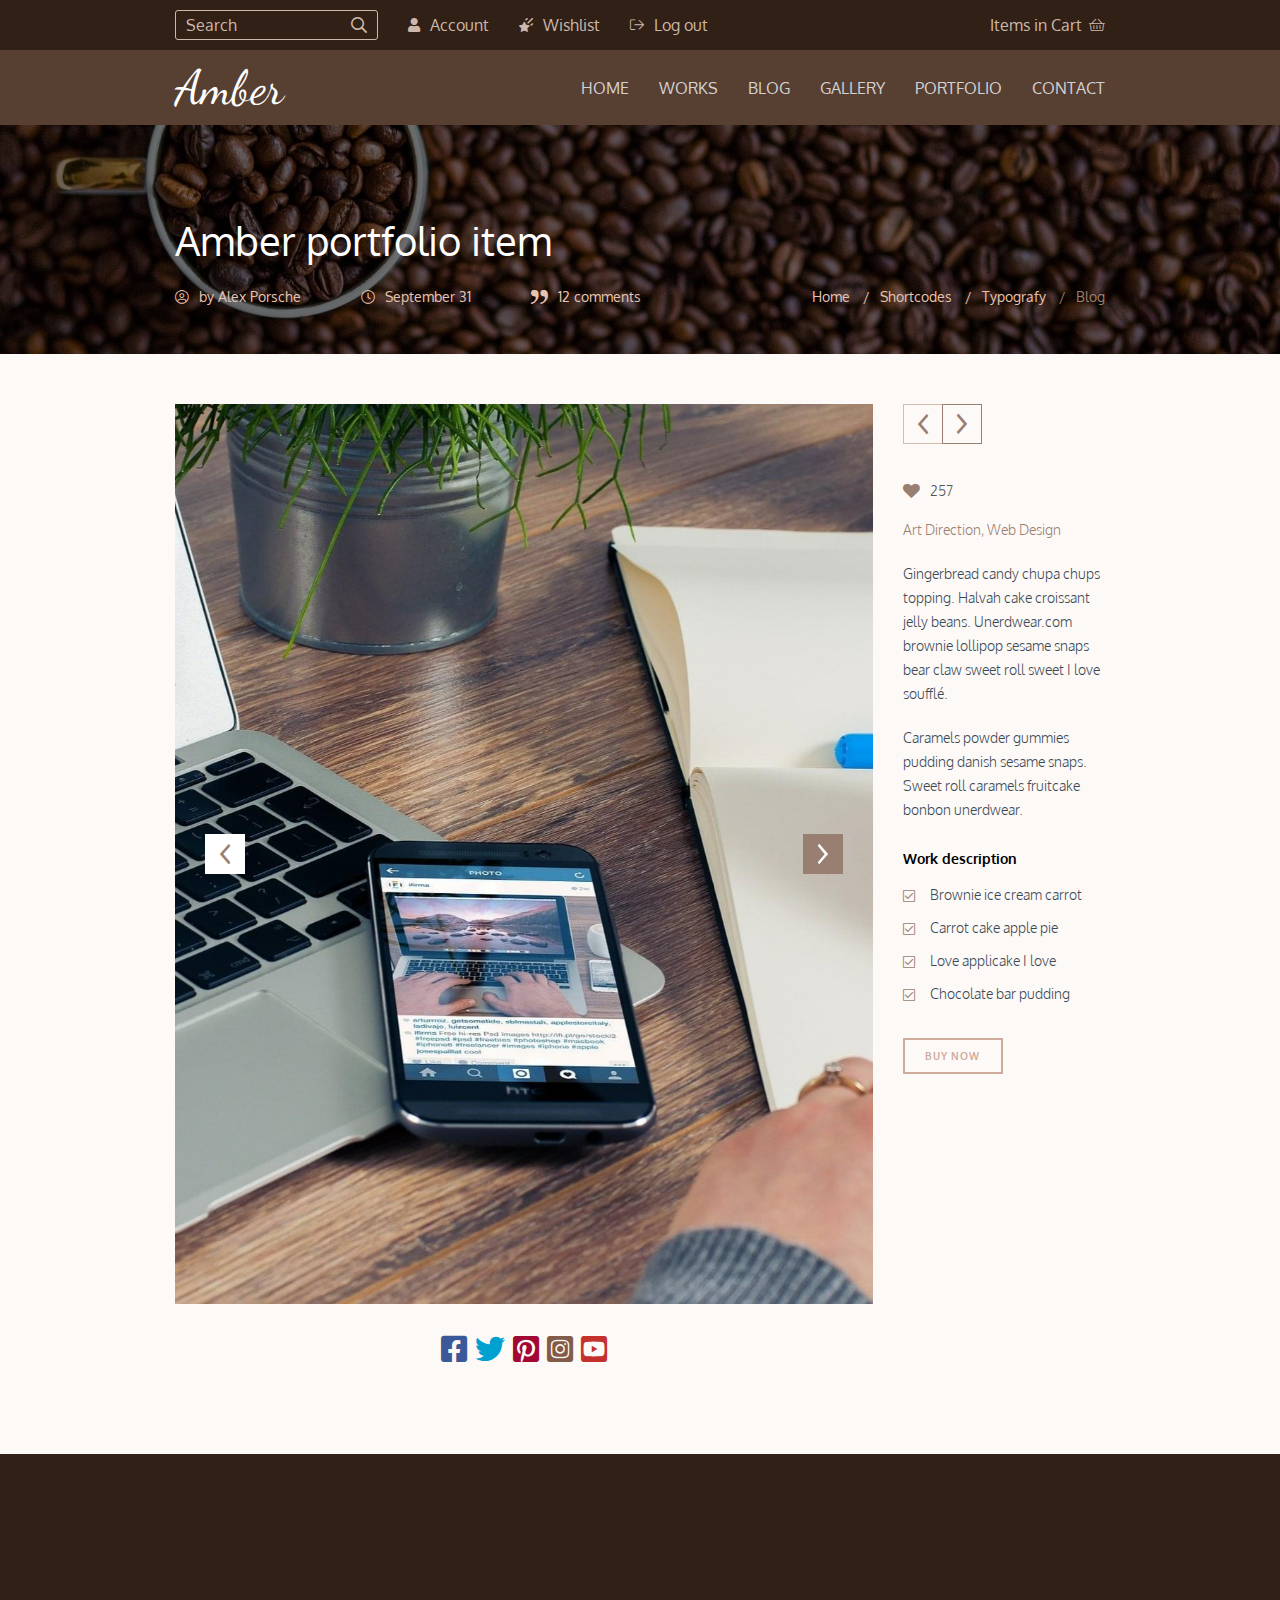
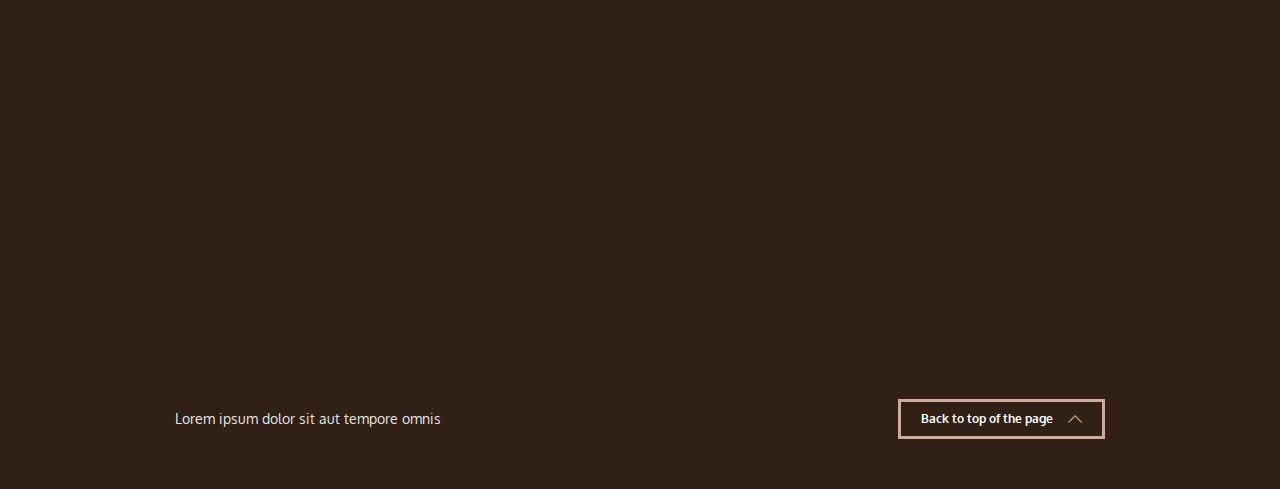
<file: portfolio-item.html>
<!DOCTYPE html><html lang="en"><head>	<title>PORTFOLIO_ITEM</title>	<meta http-equiv="Content-type" content="text/html;charset=UTF-8" />	<meta name="viewport" content="width=device-width, initial-scale=1" />	<link rel="stylesheet" href="https://unpkg.com/swiper/swiper-bundle.min.css" />	<link rel="stylesheet" href="css/style.min.css" /></head><body>	<div class="wrapper">		<header class="header header_signout">	<div class="header__top top-header">		<div class="top-header__container container">			<div class="top-header__column">				<div class='search' data-da='menu__body,2,767.98'>					<form action='#' class='search__form'>						<div class='search__input '>							<input autocompile='off' type='text' name='form[]' class='input' placeholder='Search'>						</div>						<button type='submit' class='search__btn _icon-search'></button>					</form>				</div>				<div class="top-header__vidgets" data-da='menu__body,1,767.98'>					<div class="top-header__vidget _anim-item _anim-no-hide">						<a href="" class="_icon-login "><span>Account</span> </a>					</div>					<div class="top-header__vidget _anim-item _anim-no-hide">						<a href="" class="_icon-wish"><span>Wishlist</span> </a>					</div>					<div class="top-header__vidget _anim-item _anim-no-hide">						<a href="" class="_icon-log-out"><span>Log out</span> </a>					</div>				</div>			</div>			<div class="top-header__column">				<div class="top-header__cart cart">					<a href="" class="cart__item _icon-cart">						<span class="cart__text">							Items in Cart						</span>					</a>					<div class="cart__body">						<ul class="cart__list cart-list"></ul>					</div>				</div>			</div>		</div>	</div>	<div class="header__bottom bottom-header">		<div class="bottom-header__container container">			<a href="index.html" class="bottom-header__logo">Amber</a>			<div class='bottom-header__menu menu'>				<div class='menu__icon icon-menu'>					<span></span>					<span></span>					<span></span>				</div>				<nav class='menu__body'>					<ul class='menu__list'>						<li> <a class='menu__link ' href='index.html'>home</a> </li>						<li> <a class='menu__link ' href='works.html' target="_blank">works</a> </li>						<li> <a class='menu__link ' href='blog.html' target="_blank">blog</a> </li>						<li> <a class='menu__link ' href='gallery.html' target="_blank">gallery</a> </li>						<li> <a class='menu__link ' href='portfolio.html' target="_blank">portfolio</a> </li>						<li> <a class='menu__link ' href='' target="_blank">contact</a> </li>					</ul>				</nav>			</div>		</div>	</div></header>		<main class="page">			<section class="blog-grid ibg">				<picture><source srcset="img/blog/bg_cafe.webp" type="image/webp"><img src="img/blog/bg_cafe.jpg" alt=""></picture>				<div class="blog-grid__container container">					<div class="blog-grid__body">						<h1 class="blog-grid__title">Amber portfolio item</h1>						<div class="blog-grid__menu">							<div class="blog-grid__info info-blog">								<div class="info-blog__item _icon-person">									<span class="info-blog__text  ">by Alex Porsche</span>								</div>								<div class="info-blog__item _icon-clock">									<span class="info-blog__text  ">September 31</span>								</div>								<div class="info-blog__item  _icon-comas">									<span class="info-blog__text ">12 comments</span>								</div>							</div>							<div class="blog-grid__breadcrumbs">								<nav class="breadcrumbs">	<ul class="breadcrumbs__list">		<li>			<a href="" class="breadcrumbs__link breadcrumbs__link_1">Home</a>		</li>		<li>			<a href="" class="breadcrumbs__link">Shortcodes</a>		</li>		<li>			<a href="" class="breadcrumbs__link">Typografy</a>		</li>		<li>			<span class="breadcrumbs__item">Blog</span>		</li>	</ul></nav>							</div>						</div>					</div>				</div>			</section>			<section class="page__container container">				<div class="page__content">					<div class='portfolio-slider swiper-container'>						<div class="portfolio-slider__fake ibg" data-pid="portfolioFirstItem">							<picture><source srcset="img/posts/01.webp" type="image/webp"><img src="img/posts/01.jpg" alt=""></picture>						</div>						<div class='portfolio-slider__wrapper swiper-wrapper'>							<div class='portfolio-slider__slide swiper-slide'>								<div class='portfolio-slider__image ibg'>									<picture><source srcset="img/posts/01.webp" type="image/webp"><img src="img/posts/01.jpg" alt=""></picture>								</div>							</div>							<div class='portfolio-slider__slide swiper-slide'>								<div class='portfolio-slider__image ibg'>									<picture><source srcset="img/posts/08.webp" type="image/webp"><img src="img/posts/08.jpg" alt=""></picture>								</div>							</div>							<div class='portfolio-slider__slide swiper-slide'>								<div class='portfolio-slider__image ibg'>									<picture><source srcset="img/posts/04.webp" type="image/webp"><img src="img/posts/04.jpg" alt=""></picture>								</div>							</div>							<div class='portfolio-slider__slide swiper-slide'>								<div class='portfolio-slider__image ibg'>									<picture><source srcset="img/posts/06.webp" type="image/webp"><img src="img/posts/06.jpg" alt=""></picture>								</div>							</div>							<div class='portfolio-slider__slide swiper-slide'>								<div class='portfolio-slider__image ibg'>									<picture><source srcset="img/posts/09.webp" type="image/webp"><img src="img/posts/09.jpg" alt=""></picture>								</div>							</div>						</div>						<div class="portfolio-slider__arrows">							<div class='portfolio-slider-button-prev _icon-arrow'></div>							<div class='portfolio-slider-button-next _icon-arrow'></div>						</div>					</div>					<div class="portfolio-item__content">						<div class="social">							<div class="social__media media-social">								<span class="media-social__block">									<a href="" class=" _icon-facebook-big  media-social__item media-social__item_1	"></a>									<a href="" class="_icon-twitter media-social__item media-social__item_2"></a>									<a href="" class="_icon-pint-big media-social__item media-social__item_3"></a>									<a href="" class="_icon-insta-big  media-social__item media-social__item_4"></a>									<a href="" class="_icon-youtube-big media-social__item media-social__item_5"></a>								</span>							</div>						</div>					</div>				</div>				<div class="page__sidebar sidebar">					<div class="portfolio-item__about">						<div class="portfolio-item__arrows">							<div id="swiperPrev" class='portfolio-item__arrow _icon-arrow disabled'></div>							<div id="swiperNext" class='portfolio-item__arrow _icon-arrow'></div>						</div>						<div class="portfolio-item__likes _icon-heart"><span>257</span> </div>						<a href="" class="portfolio-item__type">Art Direction, Web Design</a>						<div class="portfolio-item__text">							<p>								Gingerbread candy chupa chups topping. Halvah cake croissant jelly beans. Unerdwear.com								brownie								lollipop sesame snaps bear claw sweet roll sweet I love soufflé.							</p>							<p>								Caramels powder gummies pudding danish sesame snaps. Sweet roll caramels fruitcake bonbon								unerdwear.							</p>						</div>						<div class="portfolio-item__subtitle"> Work description</div>						<ul class="portfolio-item__list">							<li class="_icon-check"><span> Brownie ice cream carrot </span> </li>							<li class="_icon-check"><span> Carrot cake apple pie</span> </li>							<li class="_icon-check"><span>Love applicake I love</span> </li>							<li class="_icon-check"> <span>Chocolate bar pudding</span> </li>						</ul>						<div class="portfolio-item__buy">							<a href="" class="portfolio-item__btn btn"><span class="portfolio-item__span">buy now</span> </a>						</div>					</div>				</div>			</section>		</main>		<footer class="footer">	<div class="footer__container container">		<div class="footer__body">			<div class="footer__block spoiler _anim-item _anim-no-hide" data-spoilers='942,max'>				<div class="footer__column">					<button tabindex='-1' type='button' data-spoiler class='spoiler__title  footer__title footer__title_1 _title-footer'>Get						in touch<span class="spoiler__title_plus "></span></button>					<div class='footer__spoiler footer__spoiler_1 spoiler__content'>						<div class="footer__item item-footer">							<span class="item-footer__main _icon-address">								Address:							</span>							<a href="" class="item-footer__add">32 Street Name Untitled Kindom, London</a>						</div>						<div class="footer__item item-footer">							<span class="item-footer__main _icon-phone">								Phone							</span>							<a href="tel:+34555505422" class="item-footer__add">+3 455 550 54 22</a>						</div>						<div class="footer__item item-footer">							<span class="item-footer__main _icon-email">								Email:							</span>							<a href="mailto:ehhvrbhv.gmail.com" class="item-footer__add">								ehhvrbhv.gmail.com							</a>						</div>						<div class="item-footer__map">							<iframe								src="https://www.google.com/maps/embed?pb=!1m18!1m12!1m3!1d453478.8006638697!2d152.7130047603046!3d-27.38186310748452!2m3!1f0!2f0!3f0!3m2!1i1024!2i768!4f13.1!3m3!1m2!1s0x6b91579aac93d233%3A0x402a35af3deaf40!2sBrisbane%20Queensland%2C%20Australia!5e0!3m2!1ses!2sru!4v1614000152359!5m2!1ses!2sru"								width=100% height="150" style="border:0;" allowfullscreen="" loading="lazy"></iframe>						</div>					</div>				</div>				<div class="footer__column">					<button tabindex='-1' type='button' data-spoiler						class='spoiler__title  footer__title footer__title_2 _title-footer'>Latest tweets <span							class="spoiler__title_plus"></span> </button>					<div class='footer__spoiler footer__spoiler_2 spoiler__content'>						<div class="footer__tweet footer-tweet">							<div class="footer-tweet__icon">								<span class=" _icon-twitter"></span>							</div>							<a href="" class="footer-tweet__block">								<span class="footer-tweet__main ">									Lorem ipsum dolor sit amet consectetur adipisicing elit. Ipsum.									<span class="footer-tweet__tags">Lorem, ipsum dolor.</span> </br>								</span>								<span class="footer-tweet__add">Lorem ipsum dolor sit.</span>							</a>						</div>						<div class="footer__tweet footer-tweet ">							<div class="footer-tweet__icon">								<span class=" _icon-twitter"></span>							</div>							<a href="" class="footer-tweet__block">								<span class="footer-tweet__main ">									Lorem ipsum dolor sit amet consectetur adipisicing elit. Ipsum.									<span class="footer-tweet__tags">Lorem, ipsum dolor.</span> </br>								</span>								<span class="footer-tweet__add">Lorem ipsum dolor sit.</span>							</a>						</div>						<div class="footer__tweet footer-tweet">							<div class="footer-tweet__icon">								<span class=" _icon-twitter"></span>							</div>							<a href="" class="footer-tweet__block">								<span class="footer-tweet__main ">									Lorem ipsum dolor sit amet consectetur adipisicing elit. Ipsum.									<span class="footer-tweet__tags">Lorem, ipsum dolor.</span> </br>								</span>								<span class="footer-tweet__add">Lorem ipsum dolor sit.</span>							</a>						</div>					</div>				</div>				<div class="footer__column">					<button tabindex='-1' type='button' data-spoiler						class='spoiler__title  footer__title footer__title_3 _title-footer'>Follow us <span							class="spoiler__title_plus"></span></button>					<div class='footer__spoiler footer__spoiler_3 spoiler__content'>						<a href="" class="footer__follow  _icon-facebook-big"><span>Like us on Facebook</span>						</a>						<a href="" class="footer__follow   _icon-twitter-big"><span>Like us on								Twitter</span></a>						<a href="" class="footer__follow  _icon-youtube-big"><span>Watch videos on								Youtube</span></a>						<a href="" class="footer__follow  _icon-insta-big"> <span>Friend us on								Instagram</span></a>						<a href="" class="footer__follow  _icon-pint-big"><span>Repin on Pinterest</span></a>					</div>				</div>				<div class="footer__column">					<button tabindex='-1' type='button' data-spoiler						class='spoiler__title  footer__title footer__title_4 _title-footer'>Popular posts <span							class="spoiler__title_plus"></span></button>					<div class='footer__spoiler footer__spoiler_4 spoiler__content'>						<div class="footer__post post-footer ">							<div class="post-footer__title">Semtember 30</div>							<a href="" class="post-footer__text">Lorem ipsum dolor accusamus voluptas aperiam odit								reprehenderit								similique libero?</a>						</div>						<div class="footer__post post-footer ">							<div class="post-footer__title">Semtember 30</div>							<a href="" class="post-footer__text">Lorem ipsum debtas aperiam odit reprehenderit similique								libero?</a>						</div>						<div class="footer__post post-footer ">							<div class="post-footer__title">Semtember 30</div>							<a href="" class="post-footer__text">Lorem ipsum dolor sit amet consecebitis assumenda aliquam								accusamus								voluptas aperiam odit reprehenderit similique libero?</a>						</div>					</div>				</div>			</div>			<div class="footer__bottom bottom-footer">				<div class="bottom-footer__column">					<div class="bottom-footer__text">Lorem ipsum dolor sit aut tempore omnis</div>				</div>				<div class="bottom-footer__column">					<a href="#header" class="bottom-footer__btn btn "><span> Back to top of the page</span> <span							class="_icon-arrow-up"></span></a>				</div>			</div>		</div>	</div></footer>	</div>	<script src="https://unpkg.com/swiper/swiper-bundle.min.js"></script>	<script src="js/script.min.js"></script></body></html>
</file>
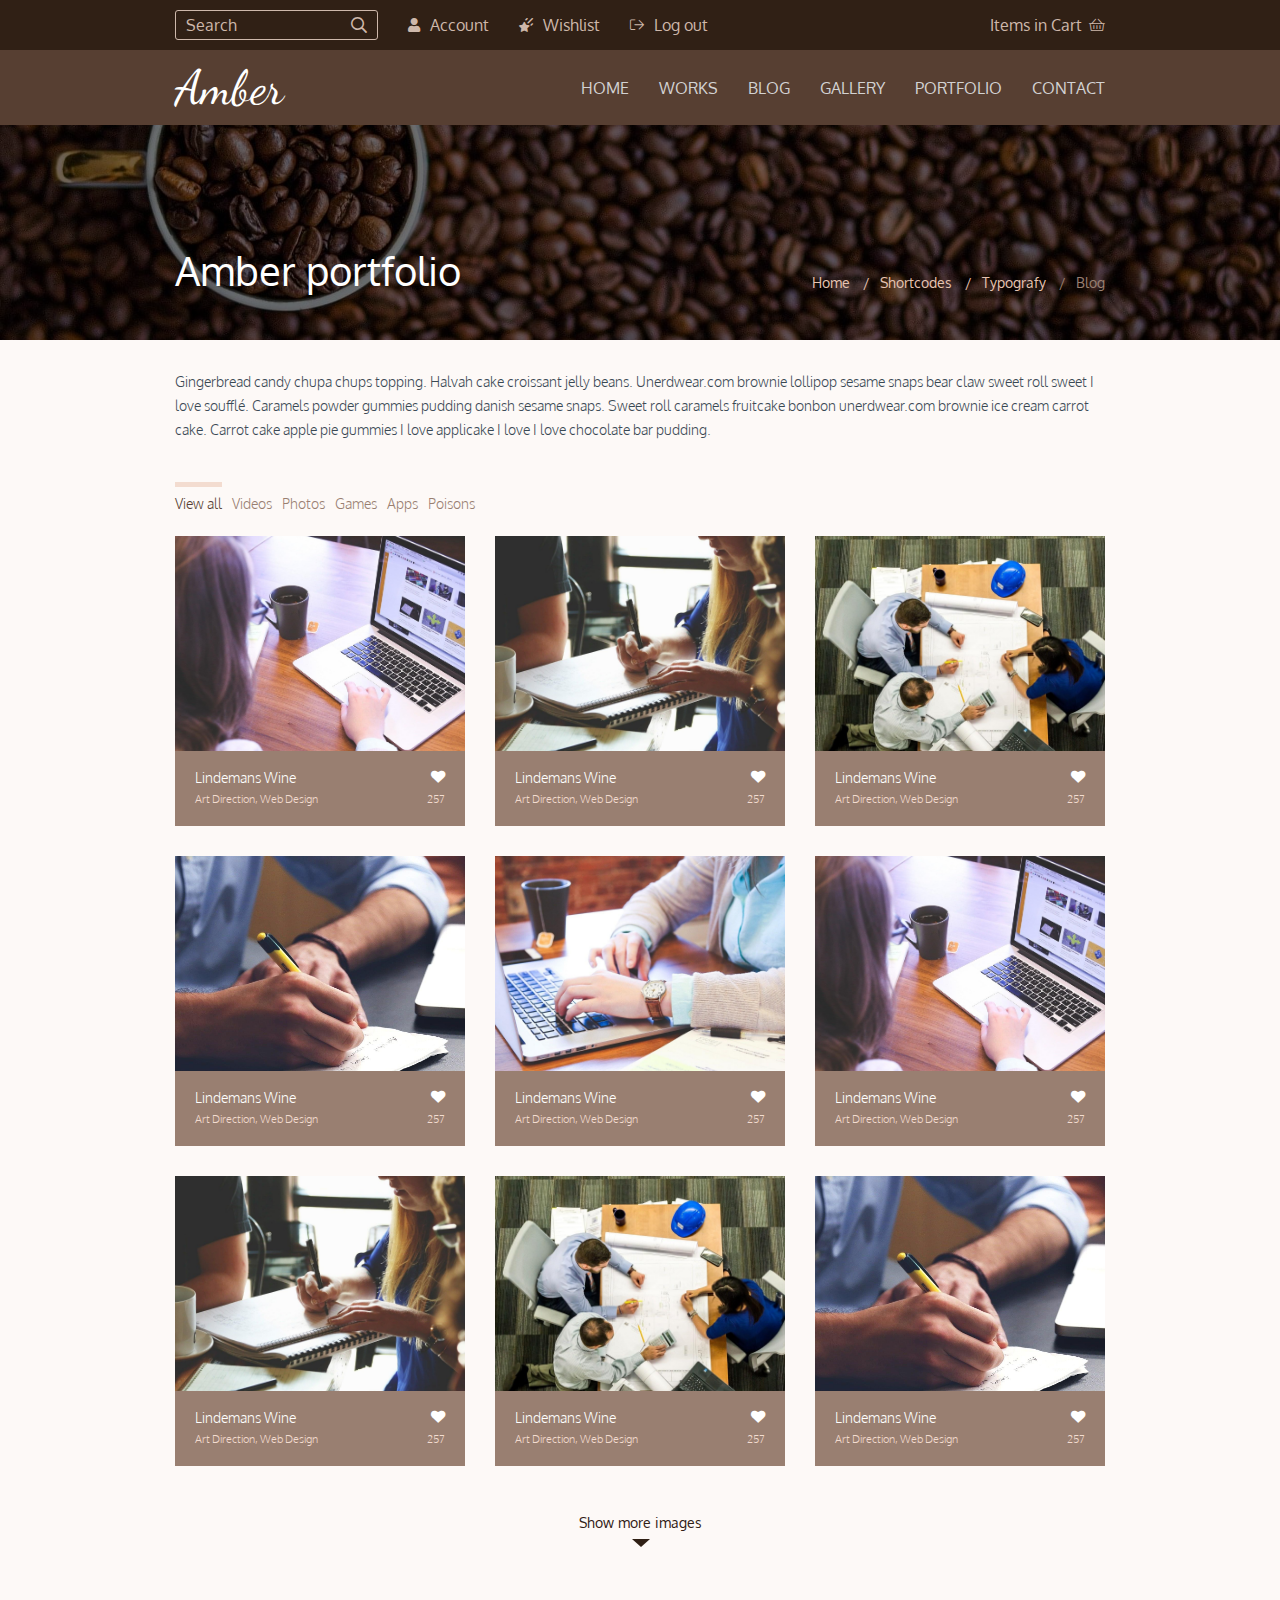
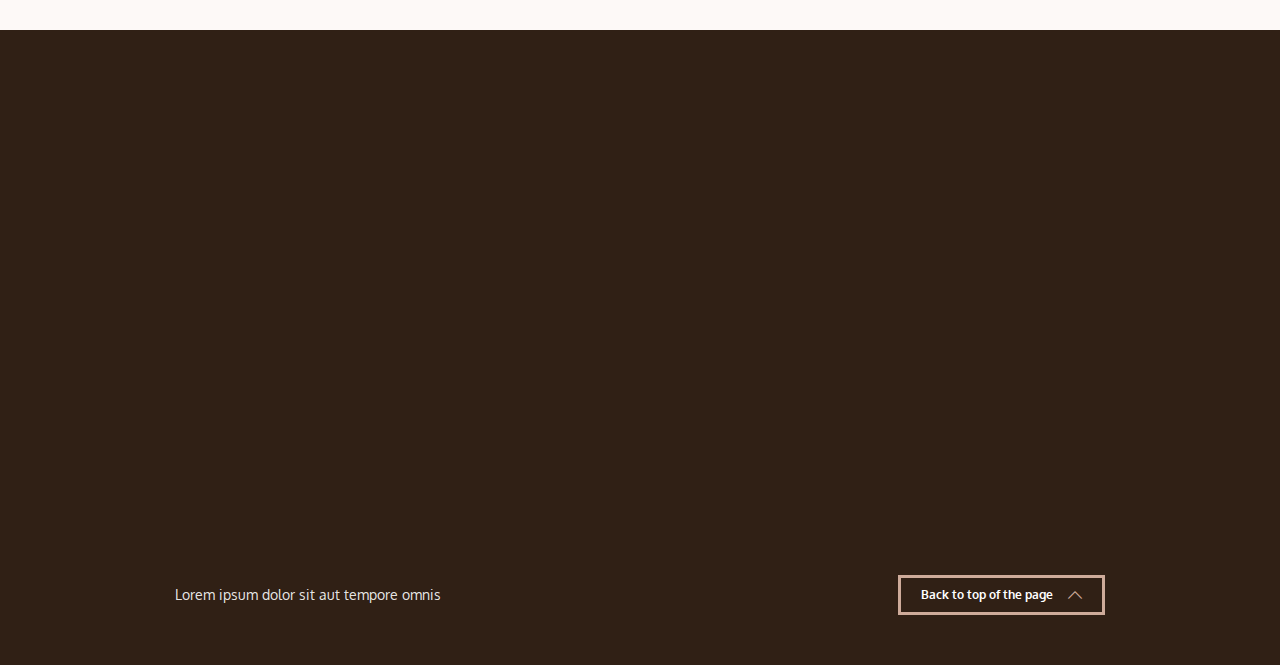
<file: portfolio.html>
<!DOCTYPE html><html lang="en"><head>	<title>PORTFOLIO</title>	<meta http-equiv="Content-type" content="text/html;charset=UTF-8" />	<meta name="viewport" content="width=device-width, initial-scale=1" />	<link rel="stylesheet" href="https://unpkg.com/swiper/swiper-bundle.min.css" />	<link rel="stylesheet" href="css/style.min.css" /></head><body>	<div class="wrapper">		<header class="header header_signout">	<div class="header__top top-header">		<div class="top-header__container container">			<div class="top-header__column">				<div class='search' data-da='menu__body,2,767.98'>					<form action='#' class='search__form'>						<div class='search__input '>							<input autocompile='off' type='text' name='form[]' class='input' placeholder='Search'>						</div>						<button type='submit' class='search__btn _icon-search'></button>					</form>				</div>				<div class="top-header__vidgets" data-da='menu__body,1,767.98'>					<div class="top-header__vidget _anim-item _anim-no-hide">						<a href="" class="_icon-login "><span>Account</span> </a>					</div>					<div class="top-header__vidget _anim-item _anim-no-hide">						<a href="" class="_icon-wish"><span>Wishlist</span> </a>					</div>					<div class="top-header__vidget _anim-item _anim-no-hide">						<a href="" class="_icon-log-out"><span>Log out</span> </a>					</div>				</div>			</div>			<div class="top-header__column">				<div class="top-header__cart cart">					<a href="" class="cart__item _icon-cart">						<span class="cart__text">							Items in Cart						</span>					</a>					<div class="cart__body">						<ul class="cart__list cart-list"></ul>					</div>				</div>			</div>		</div>	</div>	<div class="header__bottom bottom-header">		<div class="bottom-header__container container">			<a href="index.html" class="bottom-header__logo">Amber</a>			<div class='bottom-header__menu menu'>				<div class='menu__icon icon-menu'>					<span></span>					<span></span>					<span></span>				</div>				<nav class='menu__body'>					<ul class='menu__list'>						<li> <a class='menu__link ' href='index.html'>home</a> </li>						<li> <a class='menu__link ' href='works.html' target="_blank">works</a> </li>						<li> <a class='menu__link ' href='blog.html' target="_blank">blog</a> </li>						<li> <a class='menu__link ' href='gallery.html' target="_blank">gallery</a> </li>						<li> <a class='menu__link ' href='portfolio.html' target="_blank">portfolio</a> </li>						<li> <a class='menu__link ' href='' target="_blank">contact</a> </li>					</ul>				</nav>			</div>		</div>	</div></header>		<main class="page">			<section class="blog-grid ibg">				<picture><source srcset="img/blog/bg_cafe.webp" type="image/webp"><img src="img/blog/bg_cafe.jpg" alt=""></picture>				<div class="blog-grid__container container">					<div class="blog-grid__body">						<div class="blog-grid__menu menu-grid">							<div class="blog-grid__title menu-grid__title">Amber portfolio</div>							<div class="blog-grid__breadcrumbs menu-grid__breadcrumbs">								<nav class="breadcrumbs">	<ul class="breadcrumbs__list">		<li>			<a href="" class="breadcrumbs__link breadcrumbs__link_1">Home</a>		</li>		<li>			<a href="" class="breadcrumbs__link">Shortcodes</a>		</li>		<li>			<a href="" class="breadcrumbs__link">Typografy</a>		</li>		<li>			<span class="breadcrumbs__item">Blog</span>		</li>	</ul></nav>							</div>						</div>					</div>				</div>			</section>			<section class="portfolio-gallery">				<div class="portfolio-gallery__container container">					<div class="portfolio-gallery__body">						<div class="portfolio-gallery__text">							Gingerbread candy chupa chups topping. Halvah cake croissant jelly beans. Unerdwear.com brownie							lollipop sesame snaps bear claw sweet roll sweet I love soufflé. Caramels powder gummies pudding							danish sesame snaps. Sweet roll caramels fruitcake bonbon unerdwear.com brownie ice cream carrot							cake. Carrot cake apple pie gummies I love applicake I love I love chocolate bar pudding.						</div>						<div class='portfolio-gallery__tabs tabs'>							<nav class='portfolio-gallery__menu'>								<div class="portfolio-gallery__link tabs__item active"><span>View all</span> </div>								<div class="portfolio-gallery__link tabs__item"><span>Videos</span></div>								<div class="portfolio-gallery__link tabs__item"><span>Photos</span></div>								<div class="portfolio-gallery__link tabs__item"><span>Games</span> </div>								<div class="portfolio-gallery__link tabs__item"><span>Apps</span> </div>								<div class="portfolio-gallery__link tabs__item"><span>Poisons</span> </div>							</nav>							<div class='portfolio-gallery__blocks'>								<div class='portfolio-gallery__block tabs__block active'>									<div										class="portfolio-gallery__images portfolio-gallery__images_withoutjs all grid-reconstruct">										<article class="portfolio-gallery__item item-work grid-reconstruct__item">											<a href="portfolio-item.html" class="item-work__image ibg">												<picture><source srcset="img/works/01.webp" type="image/webp"><img src="img/works/01.jpg" alt=""></picture>											</a>											<div class="item-work__text">												<a href="portfolio-item.html" class="item-work__title"><span>Lindemans Wine</span>													<span class="_icon-heart"></span>												</a>												<div class="item-work__descr"><span>Art Direction, Web Design</span>													<span>257</span>												</div>											</div>											<div class="item-work__hover hover-item-work">												<a href="portfolio-item.html" class="hover-item-work__action">													<span class=" _icon-heart"></span>												</a>												<a href="portfolio-item.html" class="hover-item-work__action ">													<span class="_icon-search1"></span>												</a>												<a href="portfolio-item.html" class="hover-item-work__action ">													<span class="_icon-link"></span>												</a>											</div>										</article>										<article class="portfolio-gallery__item item-work grid-reconstruct__item">											<a href="portfolio-item.html" class="item-work__image ibg">												<picture><source srcset="img/works/02.webp" type="image/webp"><img src="img/works/02.jpg" alt=""></picture>											</a>											<div class="item-work__text">												<a href="portfolio-item.html" class="item-work__title"><span>Lindemans Wine</span>													<span class="_icon-heart"></span>												</a>												<div class="item-work__descr"><span>Art Direction, Web Design</span>													<span>257</span>												</div>											</div>											<div class="item-work__hover hover-item-work">												<a href="portfolio-item.html" class="hover-item-work__action">													<span class=" _icon-heart"></span>												</a>												<a href="portfolio-item.html" class="hover-item-work__action ">													<span class="_icon-search1"></span>												</a>												<a href="portfolio-item.html" class="hover-item-work__action ">													<span class="_icon-link"></span>												</a>											</div>										</article>										<article class="portfolio-gallery__item item-work grid-reconstruct__item">											<a href="portfolio-item.html" class="item-work__image ibg">												<picture><source srcset="img/works/03.webp" type="image/webp"><img src="img/works/03.jpg" alt=""></picture>											</a>											<div class="item-work__text">												<a href="portfolio-item.html" class="item-work__title"><span>Lindemans Wine</span>													<span class="_icon-heart"></span>												</a>												<div class="item-work__descr"><span>Art Direction, Web Design</span>													<span>257</span>												</div>											</div>											<div class="item-work__hover hover-item-work">												<a href="portfolio-item.html" class="hover-item-work__action">													<span class=" _icon-heart"></span>												</a>												<a href="portfolio-item.html" class="hover-item-work__action ">													<span class="_icon-search1"></span>												</a>												<a href="portfolio-item.html" class="hover-item-work__action ">													<span class="_icon-link"></span>												</a>											</div>										</article>										<article class="portfolio-gallery__item item-work grid-reconstruct__item">											<a href="portfolio-item.html" class="item-work__image ibg">												<picture><source srcset="img/works/04.webp" type="image/webp"><img src="img/works/04.jpg" alt=""></picture>											</a>											<div class="item-work__text">												<a href="portfolio-item.html" class="item-work__title"><span>Lindemans Wine</span>													<span class="_icon-heart"></span>												</a>												<div class="item-work__descr"><span>Art Direction, Web Design</span>													<span>257</span>												</div>											</div>											<div class="item-work__hover hover-item-work">												<a href="portfolio-item.html" class="hover-item-work__action">													<span class=" _icon-heart"></span>												</a>												<a href="portfolio-item.html" class="hover-item-work__action ">													<span class="_icon-search1"></span>												</a>												<a href="portfolio-item.html" class="hover-item-work__action ">													<span class="_icon-link"></span>												</a>											</div>										</article>										<article class="portfolio-gallery__item item-work grid-reconstruct__item">											<a href="portfolio-item.html" class="item-work__image ibg">												<picture><source srcset="img/works/05.webp" type="image/webp"><img src="img/works/05.jpg" alt=""></picture>											</a>											<div class="item-work__text">												<a href="portfolio-item.html" class="item-work__title"><span>Lindemans Wine</span>													<span class="_icon-heart"></span>												</a>												<div class="item-work__descr"><span>Art Direction, Web Design</span>													<span>257</span>												</div>											</div>											<div class="item-work__hover hover-item-work">												<a href="portfolio-item.html" class="hover-item-work__action">													<span class=" _icon-heart"></span>												</a>												<a href="portfolio-item.html" class="hover-item-work__action ">													<span class="_icon-search1"></span>												</a>												<a href="portfolio-item.html" class="hover-item-work__action ">													<span class="_icon-link"></span>												</a>											</div>										</article>										<article class="portfolio-gallery__item item-work grid-reconstruct__item">											<a href="portfolio-item.html" class="item-work__image ibg">												<picture><source srcset="img/works/01.webp" type="image/webp"><img src="img/works/01.jpg" alt=""></picture>											</a>											<div class="item-work__text">												<a href="portfolio-item.html" class="item-work__title"><span>Lindemans Wine</span>													<span class="_icon-heart"></span>												</a>												<div class="item-work__descr"><span>Art Direction, Web Design</span>													<span>257</span>												</div>											</div>											<div class="item-work__hover hover-item-work">												<a href="portfolio-item.html" class="hover-item-work__action">													<span class=" _icon-heart"></span>												</a>												<a href="portfolio-item.html" class="hover-item-work__action ">													<span class="_icon-search1"></span>												</a>												<a href="portfolio-item.html" class="hover-item-work__action ">													<span class="_icon-link"></span>												</a>											</div>										</article>										<article class="portfolio-gallery__item item-work grid-reconstruct__item">											<a href="portfolio-item.html" class="item-work__image ibg">												<picture><source srcset="img/works/02.webp" type="image/webp"><img src="img/works/02.jpg" alt=""></picture>											</a>											<div class="item-work__text">												<a href="portfolio-item.html" class="item-work__title"><span>Lindemans Wine</span>													<span class="_icon-heart"></span>												</a>												<div class="item-work__descr"><span>Art Direction, Web Design</span>													<span>257</span>												</div>											</div>											<div class="item-work__hover hover-item-work">												<a href="portfolio-item.html" class="hover-item-work__action">													<span class=" _icon-heart"></span>												</a>												<a href="portfolio-item.html" class="hover-item-work__action ">													<span class="_icon-search1"></span>												</a>												<a href="portfolio-item.html" class="hover-item-work__action ">													<span class="_icon-link"></span>												</a>											</div>										</article>										<article class="portfolio-gallery__item item-work grid-reconstruct__item">											<a href="portfolio-item.html" class="item-work__image ibg">												<picture><source srcset="img/works/03.webp" type="image/webp"><img src="img/works/03.jpg" alt=""></picture>											</a>											<div class="item-work__text">												<a href="portfolio-item.html" class="item-work__title"><span>Lindemans Wine</span>													<span class="_icon-heart"></span>												</a>												<div class="item-work__descr"><span>Art Direction, Web Design</span>													<span>257</span>												</div>											</div>											<div class="item-work__hover hover-item-work">												<a href="portfolio-item.html" class="hover-item-work__action">													<span class=" _icon-heart"></span>												</a>												<a href="portfolio-item.html" class="hover-item-work__action ">													<span class="_icon-search1"></span>												</a>												<a href="portfolio-item.html" class="hover-item-work__action ">													<span class="_icon-link"></span>												</a>											</div>										</article>										<article class="portfolio-gallery__item item-work grid-reconstruct__item">											<a href="portfolio-item.html" class="item-work__image ibg">												<picture><source srcset="img/works/04.webp" type="image/webp"><img src="img/works/04.jpg" alt=""></picture>											</a>											<div class="item-work__text">												<a href="portfolio-item.html" class="item-work__title"><span>Lindemans Wine</span>													<span class="_icon-heart"></span>												</a>												<div class="item-work__descr"><span>Art Direction, Web Design</span>													<span>257</span>												</div>											</div>											<div class="item-work__hover hover-item-work">												<a href="portfolio-item.html" class="hover-item-work__action">													<span class=" _icon-heart"></span>												</a>												<a href="portfolio-item.html" class="hover-item-work__action ">													<span class="_icon-search1"></span>												</a>												<a href="portfolio-item.html" class="hover-item-work__action ">													<span class="_icon-link"></span>												</a>											</div>										</article>									</div>									<a href="" class="portfolio-gallery__load more ">										Show more images									</a>								</div>								<div class='portfolio-gallery__block tabs__block'>									<div										class="portfolio-gallery__images portfolio-gallery__images_withoutjs grid-reconstruct videos">										<article class="portfolio-gallery__item item-work grid-reconstruct__item">											<a href="portfolio-item.html" class="item-work__image ibg">												<picture><source srcset="img/works/04.webp" type="image/webp"><img src="img/works/04.jpg" alt=""></picture>											</a>											<div class="item-work__text">												<a href="portfolio-item.html" class="item-work__title"><span>Lindemans Wine</span>													<span class="_icon-heart"></span>												</a>												<div class="item-work__descr"><span>Art Direction, Web Design</span>													<span>257</span>												</div>											</div>											<div class="item-work__hover hover-item-work">												<a href="portfolio-item.html" class="hover-item-work__action">													<span class=" _icon-heart"></span>												</a>												<a href="portfolio-item.html" class="hover-item-work__action ">													<span class="_icon-search1"></span>												</a>												<a href="portfolio-item.html" class="hover-item-work__action ">													<span class="_icon-link"></span>												</a>											</div>										</article>										<article class="portfolio-gallery__item item-work grid-reconstruct__item">											<a href="portfolio-item.html" class="item-work__image ibg">												<picture><source srcset="img/works/05.webp" type="image/webp"><img src="img/works/05.jpg" alt=""></picture>											</a>											<div class="item-work__text">												<a href="portfolio-item.html" class="item-work__title"><span>Lindemans Wine</span>													<span class="_icon-heart"></span>												</a>												<div class="item-work__descr"><span>Art Direction, Web Design</span>													<span>257</span>												</div>											</div>											<div class="item-work__hover hover-item-work">												<a href="portfolio-item.html" class="hover-item-work__action">													<span class=" _icon-heart"></span>												</a>												<a href="portfolio-item.html" class="hover-item-work__action ">													<span class="_icon-search1"></span>												</a>												<a href="portfolio-item.html" class="hover-item-work__action ">													<span class="_icon-link"></span>												</a>											</div>										</article>										<article class="portfolio-gallery__item item-work grid-reconstruct__item">											<a href="portfolio-item.html" class="item-work__image ibg">												<picture><source srcset="img/works/01.webp" type="image/webp"><img src="img/works/01.jpg" alt=""></picture>											</a>											<div class="item-work__text">												<a href="portfolio-item.html" class="item-work__title"><span>Lindemans Wine</span>													<span class="_icon-heart"></span>												</a>												<div class="item-work__descr"><span>Art Direction, Web Design</span>													<span>257</span>												</div>											</div>											<div class="item-work__hover hover-item-work">												<a href="portfolio-item.html" class="hover-item-work__action">													<span class=" _icon-heart"></span>												</a>												<a href="portfolio-item.html" class="hover-item-work__action ">													<span class="_icon-search1"></span>												</a>												<a href="portfolio-item.html" class="hover-item-work__action ">													<span class="_icon-link"></span>												</a>											</div>										</article>										<article class="portfolio-gallery__item item-work grid-reconstruct__item">											<a href="portfolio-item.html" class="item-work__image ibg">												<picture><source srcset="img/works/02.webp" type="image/webp"><img src="img/works/02.jpg" alt=""></picture>											</a>											<div class="item-work__text">												<a href="portfolio-item.html" class="item-work__title"><span>Lindemans Wine</span>													<span class="_icon-heart"></span>												</a>												<div class="item-work__descr"><span>Art Direction, Web Design</span>													<span>257</span>												</div>											</div>											<div class="item-work__hover hover-item-work">												<a href="portfolio-item.html" class="hover-item-work__action">													<span class=" _icon-heart"></span>												</a>												<a href="portfolio-item.html" class="hover-item-work__action ">													<span class="_icon-search1"></span>												</a>												<a href="portfolio-item.html" class="hover-item-work__action ">													<span class="_icon-link"></span>												</a>											</div>										</article>										<article class="portfolio-gallery__item item-work grid-reconstruct__item">											<a href="portfolio-item.html" class="item-work__image ibg">												<picture><source srcset="img/works/03.webp" type="image/webp"><img src="img/works/03.jpg" alt=""></picture>											</a>											<div class="item-work__text">												<a href="portfolio-item.html" class="item-work__title"><span>Lindemans Wine</span>													<span class="_icon-heart"></span>												</a>												<div class="item-work__descr"><span>Art Direction, Web Design</span>													<span>257</span>												</div>											</div>											<div class="item-work__hover hover-item-work">												<a href="portfolio-item.html" class="hover-item-work__action">													<span class=" _icon-heart"></span>												</a>												<a href="portfolio-item.html" class="hover-item-work__action ">													<span class="_icon-search1"></span>												</a>												<a href="portfolio-item.html" class="hover-item-work__action ">													<span class="_icon-link"></span>												</a>											</div>										</article>										<article class="portfolio-gallery__item item-work grid-reconstruct__item">											<a href="portfolio-item.html" class="item-work__image ibg">												<picture><source srcset="img/works/04.webp" type="image/webp"><img src="img/works/04.jpg" alt=""></picture>											</a>											<div class="item-work__text">												<a href="portfolio-item.html" class="item-work__title"><span>Lindemans Wine</span>													<span class="_icon-heart"></span>												</a>												<div class="item-work__descr"><span>Art Direction, Web Design</span>													<span>257</span>												</div>											</div>											<div class="item-work__hover hover-item-work">												<a href="portfolio-item.html" class="hover-item-work__action">													<span class=" _icon-heart"></span>												</a>												<a href="portfolio-item.html" class="hover-item-work__action ">													<span class="_icon-search1"></span>												</a>												<a href="portfolio-item.html" class="hover-item-work__action ">													<span class="_icon-link"></span>												</a>											</div>										</article>									</div>									<a href="" class="portfolio-gallery__load more ">										Show more images									</a>								</div>								<div class='portfolio-gallery__block tabs__block'>									<div										class="portfolio-gallery__images portfolio-gallery__images_withoutjs grid-reconstruct photos">										<article class="portfolio-gallery__item item-work grid-reconstruct__item">											<a href="portfolio-item.html" class="item-work__image ibg">												<picture><source srcset="img/works/05.webp" type="image/webp"><img src="img/works/05.jpg" alt=""></picture>											</a>											<div class="item-work__text">												<a href="portfolio-item.html" class="item-work__title"><span>Lindemans Wine</span>													<span class="_icon-heart"></span>												</a>												<div class="item-work__descr"><span>Art Direction, Web Design</span>													<span>257</span>												</div>											</div>											<div class="item-work__hover hover-item-work">												<a href="portfolio-item.html" class="hover-item-work__action">													<span class=" _icon-heart"></span>												</a>												<a href="portfolio-item.html" class="hover-item-work__action ">													<span class="_icon-search1"></span>												</a>												<a href="portfolio-item.html" class="hover-item-work__action ">													<span class="_icon-link"></span>												</a>											</div>										</article>										<article class="portfolio-gallery__item item-work grid-reconstruct__item">											<a href="portfolio-item.html" class="item-work__image ibg">												<picture><source srcset="img/works/01.webp" type="image/webp"><img src="img/works/01.jpg" alt=""></picture>											</a>											<div class="item-work__text">												<a href="portfolio-item.html" class="item-work__title"><span>Lindemans Wine</span>													<span class="_icon-heart"></span>												</a>												<div class="item-work__descr"><span>Art Direction, Web Design</span>													<span>257</span>												</div>											</div>											<div class="item-work__hover hover-item-work">												<a href="portfolio-item.html" class="hover-item-work__action">													<span class=" _icon-heart"></span>												</a>												<a href="portfolio-item.html" class="hover-item-work__action ">													<span class="_icon-search1"></span>												</a>												<a href="portfolio-item.html" class="hover-item-work__action ">													<span class="_icon-link"></span>												</a>											</div>										</article>										<article class="portfolio-gallery__item item-work grid-reconstruct__item">											<a href="portfolio-item.html" class="item-work__image ibg">												<picture><source srcset="img/works/02.webp" type="image/webp"><img src="img/works/02.jpg" alt=""></picture>											</a>											<div class="item-work__text">												<a href="portfolio-item.html" class="item-work__title"><span>Lindemans Wine</span>													<span class="_icon-heart"></span>												</a>												<div class="item-work__descr"><span>Art Direction, Web Design</span>													<span>257</span>												</div>											</div>											<div class="item-work__hover hover-item-work">												<a href="portfolio-item.html" class="hover-item-work__action">													<span class=" _icon-heart"></span>												</a>												<a href="portfolio-item.html" class="hover-item-work__action ">													<span class="_icon-search1"></span>												</a>												<a href="portfolio-item.html" class="hover-item-work__action ">													<span class="_icon-link"></span>												</a>											</div>										</article>										<article class="portfolio-gallery__item item-work grid-reconstruct__item">											<a href="portfolio-item.html" class="item-work__image ibg">												<picture><source srcset="img/works/03.webp" type="image/webp"><img src="img/works/03.jpg" alt=""></picture>											</a>											<div class="item-work__text">												<a href="portfolio-item.html" class="item-work__title"><span>Lindemans Wine</span>													<span class="_icon-heart"></span>												</a>												<div class="item-work__descr"><span>Art Direction, Web Design</span>													<span>257</span>												</div>											</div>											<div class="item-work__hover hover-item-work">												<a href="portfolio-item.html" class="hover-item-work__action">													<span class=" _icon-heart"></span>												</a>												<a href="portfolio-item.html" class="hover-item-work__action ">													<span class="_icon-search1"></span>												</a>												<a href="portfolio-item.html" class="hover-item-work__action ">													<span class="_icon-link"></span>												</a>											</div>										</article>									</div>									<a href="" class="portfolio-gallery__load more ">										Show more images									</a>								</div>								<div class='portfolio-gallery__block tabs__block'>									<div										class="portfolio-gallery__images portfolio-gallery__images_withoutjs grid-reconstruct games">										<article class="portfolio-gallery__item item-work grid-reconstruct__item">											<a href="portfolio-item.html" class="item-work__image ibg">												<picture><source srcset="img/works/01.webp" type="image/webp"><img src="img/works/01.jpg" alt=""></picture>											</a>											<div class="item-work__text">												<a href="portfolio-item.html" class="item-work__title"><span>Lindemans Wine</span>													<span class="_icon-heart"></span>												</a>												<div class="item-work__descr"><span>Art Direction, Web Design</span>													<span>257</span>												</div>											</div>											<div class="item-work__hover hover-item-work">												<a href="portfolio-item.html" class="hover-item-work__action">													<span class=" _icon-heart"></span>												</a>												<a href="portfolio-item.html" class="hover-item-work__action ">													<span class="_icon-search1"></span>												</a>												<a href="portfolio-item.html" class="hover-item-work__action ">													<span class="_icon-link"></span>												</a>											</div>										</article>										<article class="portfolio-gallery__item item-work grid-reconstruct__item">											<a href="portfolio-item.html" class="item-work__image ibg">												<picture><source srcset="img/works/02.webp" type="image/webp"><img src="img/works/02.jpg" alt=""></picture>											</a>											<div class="item-work__text">												<a href="portfolio-item.html" class="item-work__title"><span>Lindemans Wine</span>													<span class="_icon-heart"></span>												</a>												<div class="item-work__descr"><span>Art Direction, Web Design</span>													<span>257</span>												</div>											</div>											<div class="item-work__hover hover-item-work">												<a href="portfolio-item.html" class="hover-item-work__action">													<span class=" _icon-heart"></span>												</a>												<a href="portfolio-item.html" class="hover-item-work__action ">													<span class="_icon-search1"></span>												</a>												<a href="portfolio-item.html" class="hover-item-work__action ">													<span class="_icon-link"></span>												</a>											</div>										</article>									</div>									<a href="" class="portfolio-gallery__load more ">										Show more images									</a>								</div>								<div class='portfolio-gallery__block tabs__block'>									<div										class="portfolio-gallery__images portfolio-gallery__images_withoutjs grid-reconstruct apps">										<article class="portfolio-gallery__item item-work grid-reconstruct__item">											<a href="portfolio-item.html" class="item-work__image ibg">												<picture><source srcset="img/works/01.webp" type="image/webp"><img src="img/works/01.jpg" alt=""></picture>											</a>											<div class="item-work__text">												<a href="portfolio-item.html" class="item-work__title"><span>Lindemans Wine</span>													<span class="_icon-heart"></span>												</a>												<div class="item-work__descr"><span>Art Direction, Web Design</span>													<span>257</span>												</div>											</div>											<div class="item-work__hover hover-item-work">												<a href="portfolio-item.html" class="hover-item-work__action">													<span class=" _icon-heart"></span>												</a>												<a href="portfolio-item.html" class="hover-item-work__action ">													<span class="_icon-search1"></span>												</a>												<a href="portfolio-item.html" class="hover-item-work__action ">													<span class="_icon-link"></span>												</a>											</div>										</article>										<article class="portfolio-gallery__item item-work grid-reconstruct__item">											<a href="portfolio-item.html" class="item-work__image ibg">												<picture><source srcset="img/works/03.webp" type="image/webp"><img src="img/works/03.jpg" alt=""></picture>											</a>											<div class="item-work__text">												<a href="portfolio-item.html" class="item-work__title"><span>Lindemans Wine</span>													<span class="_icon-heart"></span>												</a>												<div class="item-work__descr"><span>Art Direction, Web Design</span>													<span>257</span>												</div>											</div>											<div class="item-work__hover hover-item-work">												<a href="portfolio-item.html" class="hover-item-work__action">													<span class=" _icon-heart"></span>												</a>												<a href="portfolio-item.html" class="hover-item-work__action ">													<span class="_icon-search1"></span>												</a>												<a href="portfolio-item.html" class="hover-item-work__action ">													<span class="_icon-link"></span>												</a>											</div>										</article>										<article class="portfolio-gallery__item item-work grid-reconstruct__item">											<a href="portfolio-item.html" class="item-work__image ibg">												<picture><source srcset="img/works/04.webp" type="image/webp"><img src="img/works/04.jpg" alt=""></picture>											</a>											<div class="item-work__text">												<a href="portfolio-item.html" class="item-work__title"><span>Lindemans Wine</span>													<span class="_icon-heart"></span>												</a>												<div class="item-work__descr"><span>Art Direction, Web Design</span>													<span>257</span>												</div>											</div>											<div class="item-work__hover hover-item-work">												<a href="portfolio-item.html" class="hover-item-work__action">													<span class=" _icon-heart"></span>												</a>												<a href="portfolio-item.html" class="hover-item-work__action ">													<span class="_icon-search1"></span>												</a>												<a href="portfolio-item.html" class="hover-item-work__action ">													<span class="_icon-link"></span>												</a>											</div>										</article>										<article class="portfolio-gallery__item item-work grid-reconstruct__item">											<a href="portfolio-item.html" class="item-work__image ibg">												<picture><source srcset="img/works/03.webp" type="image/webp"><img src="img/works/03.jpg" alt=""></picture>											</a>											<div class="item-work__text">												<a href="portfolio-item.html" class="item-work__title"><span>Lindemans Wine</span>													<span class="_icon-heart"></span>												</a>												<div class="item-work__descr"><span>Art Direction, Web Design</span>													<span>257</span>												</div>											</div>											<div class="item-work__hover hover-item-work">												<a href="portfolio-item.html" class="hover-item-work__action">													<span class=" _icon-heart"></span>												</a>												<a href="portfolio-item.html" class="hover-item-work__action ">													<span class="_icon-search1"></span>												</a>												<a href="portfolio-item.html" class="hover-item-work__action ">													<span class="_icon-link"></span>												</a>											</div>										</article>										<article class="portfolio-gallery__item item-work grid-reconstruct__item">											<a href="portfolio-item.html" class="item-work__image ibg">												<picture><source srcset="img/works/04.webp" type="image/webp"><img src="img/works/04.jpg" alt=""></picture>											</a>											<div class="item-work__text">												<a href="portfolio-item.html" class="item-work__title"><span>Lindemans Wine</span>													<span class="_icon-heart"></span>												</a>												<div class="item-work__descr"><span>Art Direction, Web Design</span>													<span>257</span>												</div>											</div>											<div class="item-work__hover hover-item-work">												<a href="portfolio-item.html" class="hover-item-work__action">													<span class=" _icon-heart"></span>												</a>												<a href="portfolio-item.html" class="hover-item-work__action ">													<span class="_icon-search1"></span>												</a>												<a href="portfolio-item.html" class="hover-item-work__action ">													<span class="_icon-link"></span>												</a>											</div>										</article>									</div>									<a href="" class="portfolio-gallery__load more ">										Show more images									</a>								</div>								<div class='portfolio-gallery__block tabs__block'>									<div										class="portfolio-gallery__images portfolio-gallery__images_withoutjs poisons grid-reconstruct">										<article class="portfolio-gallery__item item-work grid-reconstruct__item">											<a href="portfolio-item.html" class="item-work__image ibg">												<picture><source srcset="img/works/02.webp" type="image/webp"><img src="img/works/02.jpg" alt=""></picture>											</a>											<div class="item-work__text">												<a href="portfolio-item.html" class="item-work__title"><span>Lindemans Wine</span>													<span class="_icon-heart"></span>												</a>												<div class="item-work__descr"><span>Art Direction, Web Design</span>													<span>257</span>												</div>											</div>											<div class="item-work__hover hover-item-work">												<a href="portfolio-item.html" class="hover-item-work__action">													<span class=" _icon-heart"></span>												</a>												<a href="portfolio-item.html" class="hover-item-work__action ">													<span class="_icon-search1"></span>												</a>												<a href="portfolio-item.html" class="hover-item-work__action ">													<span class="_icon-link"></span>												</a>											</div>										</article>										<article class="portfolio-gallery__item item-work grid-reconstruct__item">											<a href="portfolio-item.html" class="item-work__image ibg">												<picture><source srcset="img/works/02.webp" type="image/webp"><img src="img/works/02.jpg" alt=""></picture>											</a>											<div class="item-work__text">												<a href="portfolio-item.html" class="item-work__title"><span>Lindemans Wine</span>													<span class="_icon-heart"></span>												</a>												<div class="item-work__descr"><span>Art Direction, Web Design</span>													<span>257</span>												</div>											</div>											<div class="item-work__hover hover-item-work">												<a href="portfolio-item.html" class="hover-item-work__action">													<span class=" _icon-heart"></span>												</a>												<a href="portfolio-item.html" class="hover-item-work__action ">													<span class="_icon-search1"></span>												</a>												<a href="portfolio-item.html" class="hover-item-work__action ">													<span class="_icon-link"></span>												</a>											</div>										</article>										<article class="portfolio-gallery__item item-work grid-reconstruct__item">											<a href="portfolio-item.html" class="item-work__image ibg">												<picture><source srcset="img/works/03.webp" type="image/webp"><img src="img/works/03.jpg" alt=""></picture>											</a>											<div class="item-work__text">												<a href="portfolio-item.html" class="item-work__title"><span>Lindemans Wine</span>													<span class="_icon-heart"></span>												</a>												<div class="item-work__descr"><span>Art Direction, Web Design</span>													<span>257</span>												</div>											</div>											<div class="item-work__hover hover-item-work">												<a href="portfolio-item.html" class="hover-item-work__action">													<span class=" _icon-heart"></span>												</a>												<a href="portfolio-item.html" class="hover-item-work__action ">													<span class="_icon-search1"></span>												</a>												<a href="portfolio-item.html" class="hover-item-work__action ">													<span class="_icon-link"></span>												</a>											</div>										</article>										<article class="portfolio-gallery__item item-work grid-reconstruct__item">											<a href="portfolio-item.html" class="item-work__image ibg">												<picture><source srcset="img/works/04.webp" type="image/webp"><img src="img/works/04.jpg" alt=""></picture>											</a>											<div class="item-work__text">												<a href="portfolio-item.html" class="item-work__title"><span>Lindemans Wine</span>													<span class="_icon-heart"></span>												</a>												<div class="item-work__descr"><span>Art Direction, Web Design</span>													<span>257</span>												</div>											</div>											<div class="item-work__hover hover-item-work">												<a href="portfolio-item.html" class="hover-item-work__action">													<span class=" _icon-heart"></span>												</a>												<a href="portfolio-item.html" class="hover-item-work__action ">													<span class="_icon-search1"></span>												</a>												<a href="portfolio-item.html" class="hover-item-work__action ">													<span class="_icon-link"></span>												</a>											</div>										</article>									</div>									<a href="" class="portfolio-gallery__load more ">										Show more images									</a>								</div>							</div>						</div>					</div>				</div>			</section>		</main>		<footer class="footer">	<div class="footer__container container">		<div class="footer__body">			<div class="footer__block spoiler _anim-item _anim-no-hide" data-spoilers='942,max'>				<div class="footer__column">					<button tabindex='-1' type='button' data-spoiler class='spoiler__title  footer__title footer__title_1 _title-footer'>Get						in touch<span class="spoiler__title_plus "></span></button>					<div class='footer__spoiler footer__spoiler_1 spoiler__content'>						<div class="footer__item item-footer">							<span class="item-footer__main _icon-address">								Address:							</span>							<a href="" class="item-footer__add">32 Street Name Untitled Kindom, London</a>						</div>						<div class="footer__item item-footer">							<span class="item-footer__main _icon-phone">								Phone							</span>							<a href="tel:+34555505422" class="item-footer__add">+3 455 550 54 22</a>						</div>						<div class="footer__item item-footer">							<span class="item-footer__main _icon-email">								Email:							</span>							<a href="mailto:ehhvrbhv.gmail.com" class="item-footer__add">								ehhvrbhv.gmail.com							</a>						</div>						<div class="item-footer__map">							<iframe								src="https://www.google.com/maps/embed?pb=!1m18!1m12!1m3!1d453478.8006638697!2d152.7130047603046!3d-27.38186310748452!2m3!1f0!2f0!3f0!3m2!1i1024!2i768!4f13.1!3m3!1m2!1s0x6b91579aac93d233%3A0x402a35af3deaf40!2sBrisbane%20Queensland%2C%20Australia!5e0!3m2!1ses!2sru!4v1614000152359!5m2!1ses!2sru"								width=100% height="150" style="border:0;" allowfullscreen="" loading="lazy"></iframe>						</div>					</div>				</div>				<div class="footer__column">					<button tabindex='-1' type='button' data-spoiler						class='spoiler__title  footer__title footer__title_2 _title-footer'>Latest tweets <span							class="spoiler__title_plus"></span> </button>					<div class='footer__spoiler footer__spoiler_2 spoiler__content'>						<div class="footer__tweet footer-tweet">							<div class="footer-tweet__icon">								<span class=" _icon-twitter"></span>							</div>							<a href="" class="footer-tweet__block">								<span class="footer-tweet__main ">									Lorem ipsum dolor sit amet consectetur adipisicing elit. Ipsum.									<span class="footer-tweet__tags">Lorem, ipsum dolor.</span> </br>								</span>								<span class="footer-tweet__add">Lorem ipsum dolor sit.</span>							</a>						</div>						<div class="footer__tweet footer-tweet ">							<div class="footer-tweet__icon">								<span class=" _icon-twitter"></span>							</div>							<a href="" class="footer-tweet__block">								<span class="footer-tweet__main ">									Lorem ipsum dolor sit amet consectetur adipisicing elit. Ipsum.									<span class="footer-tweet__tags">Lorem, ipsum dolor.</span> </br>								</span>								<span class="footer-tweet__add">Lorem ipsum dolor sit.</span>							</a>						</div>						<div class="footer__tweet footer-tweet">							<div class="footer-tweet__icon">								<span class=" _icon-twitter"></span>							</div>							<a href="" class="footer-tweet__block">								<span class="footer-tweet__main ">									Lorem ipsum dolor sit amet consectetur adipisicing elit. Ipsum.									<span class="footer-tweet__tags">Lorem, ipsum dolor.</span> </br>								</span>								<span class="footer-tweet__add">Lorem ipsum dolor sit.</span>							</a>						</div>					</div>				</div>				<div class="footer__column">					<button tabindex='-1' type='button' data-spoiler						class='spoiler__title  footer__title footer__title_3 _title-footer'>Follow us <span							class="spoiler__title_plus"></span></button>					<div class='footer__spoiler footer__spoiler_3 spoiler__content'>						<a href="" class="footer__follow  _icon-facebook-big"><span>Like us on Facebook</span>						</a>						<a href="" class="footer__follow   _icon-twitter-big"><span>Like us on								Twitter</span></a>						<a href="" class="footer__follow  _icon-youtube-big"><span>Watch videos on								Youtube</span></a>						<a href="" class="footer__follow  _icon-insta-big"> <span>Friend us on								Instagram</span></a>						<a href="" class="footer__follow  _icon-pint-big"><span>Repin on Pinterest</span></a>					</div>				</div>				<div class="footer__column">					<button tabindex='-1' type='button' data-spoiler						class='spoiler__title  footer__title footer__title_4 _title-footer'>Popular posts <span							class="spoiler__title_plus"></span></button>					<div class='footer__spoiler footer__spoiler_4 spoiler__content'>						<div class="footer__post post-footer ">							<div class="post-footer__title">Semtember 30</div>							<a href="" class="post-footer__text">Lorem ipsum dolor accusamus voluptas aperiam odit								reprehenderit								similique libero?</a>						</div>						<div class="footer__post post-footer ">							<div class="post-footer__title">Semtember 30</div>							<a href="" class="post-footer__text">Lorem ipsum debtas aperiam odit reprehenderit similique								libero?</a>						</div>						<div class="footer__post post-footer ">							<div class="post-footer__title">Semtember 30</div>							<a href="" class="post-footer__text">Lorem ipsum dolor sit amet consecebitis assumenda aliquam								accusamus								voluptas aperiam odit reprehenderit similique libero?</a>						</div>					</div>				</div>			</div>			<div class="footer__bottom bottom-footer">				<div class="bottom-footer__column">					<div class="bottom-footer__text">Lorem ipsum dolor sit aut tempore omnis</div>				</div>				<div class="bottom-footer__column">					<a href="#header" class="bottom-footer__btn btn "><span> Back to top of the page</span> <span							class="_icon-arrow-up"></span></a>				</div>			</div>		</div>	</div></footer>	</div>	<script src="js/script.min.js"></script></body></html>
</file>
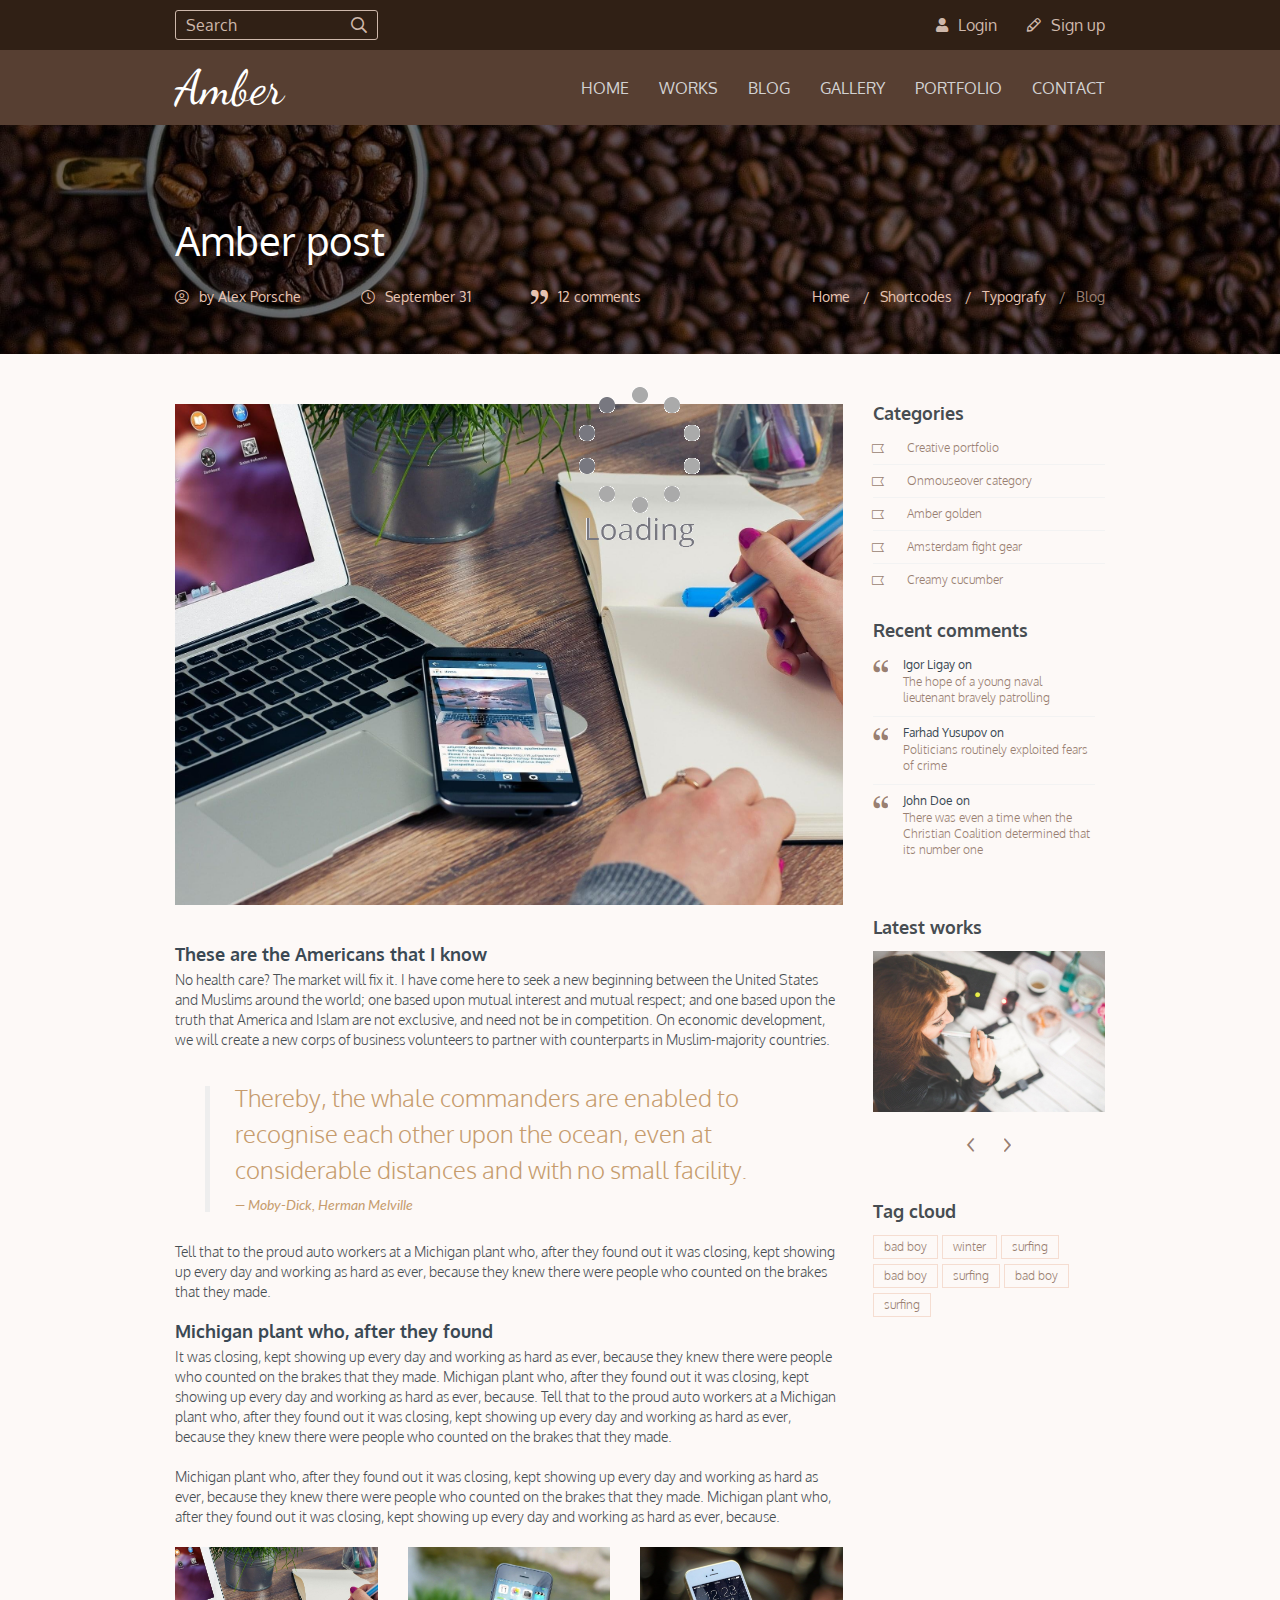
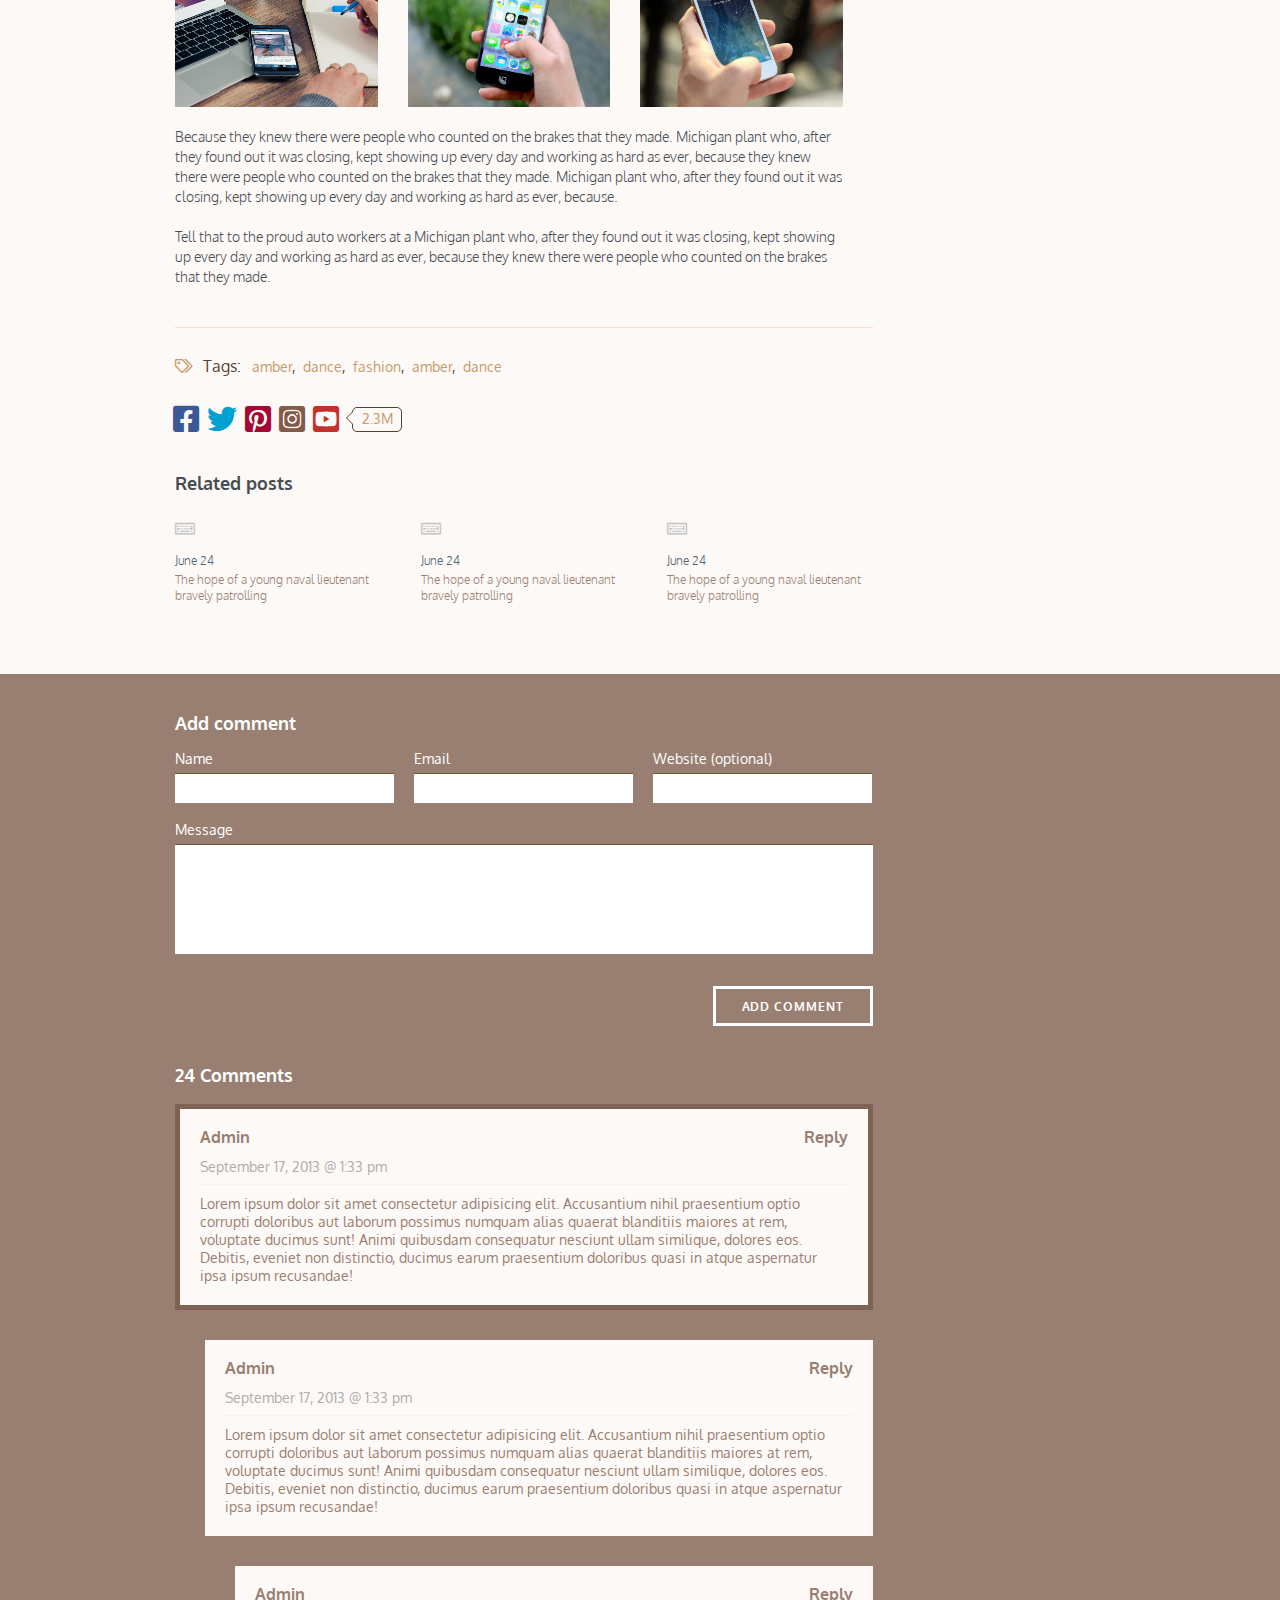
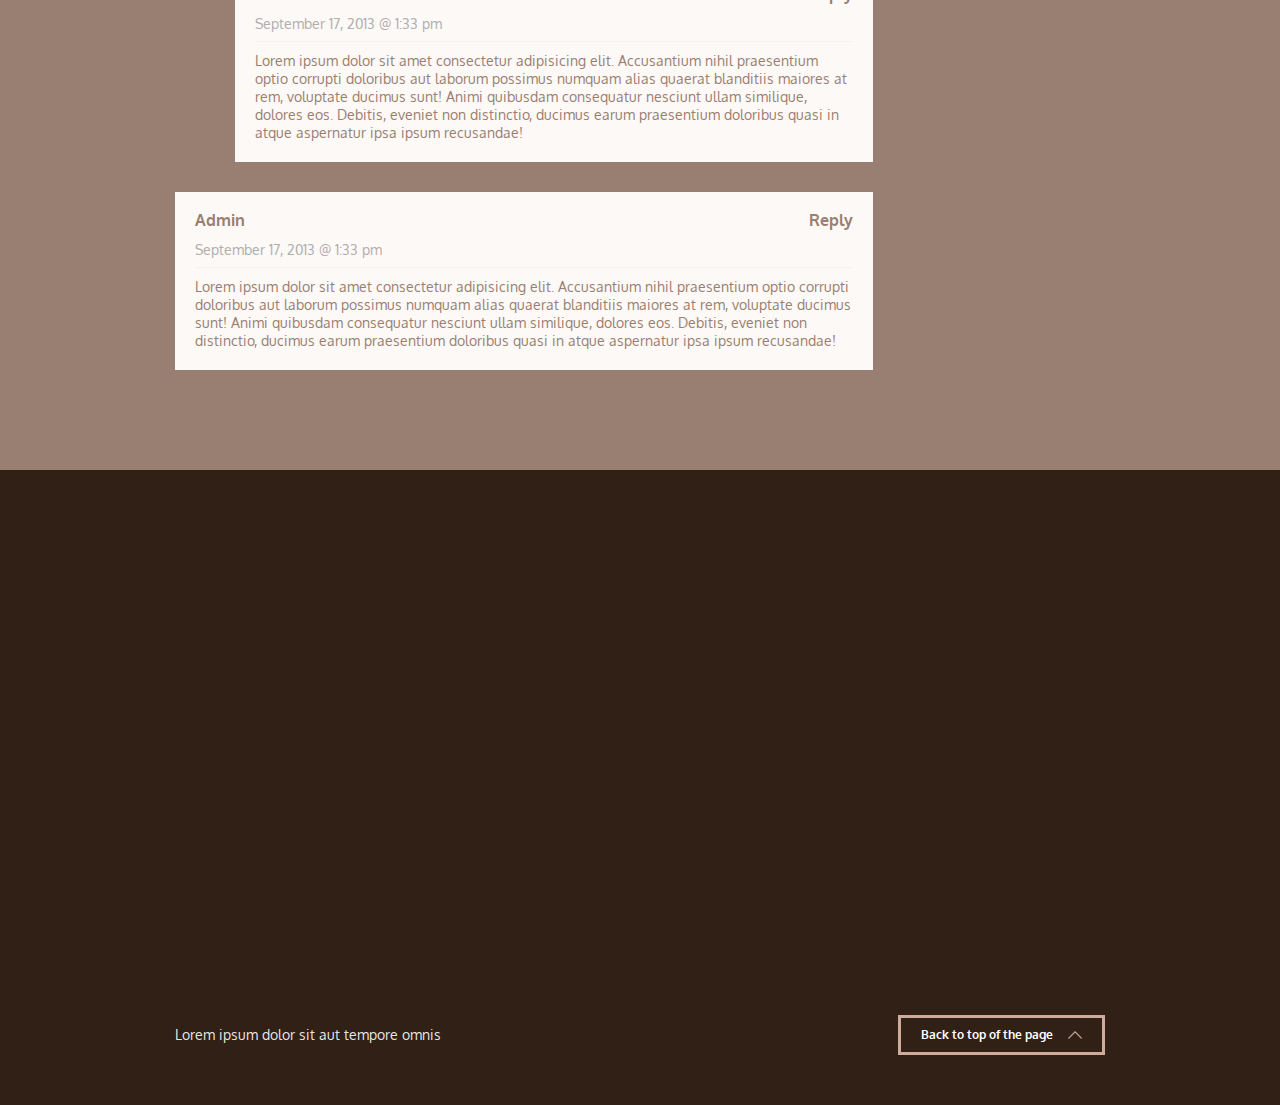
<file: post.html>
<!DOCTYPE html><html lang="en"><head>	<title>POST</title>	<meta http-equiv="Content-type" content="text/html;charset=UTF-8" />	<meta name="viewport" content="width=device-width, initial-scale=1" />	<link rel="stylesheet" href="https://unpkg.com/swiper/swiper-bundle.min.css" />	<link rel="stylesheet" href="css/style.min.css" /></head><body>	<div class="loader">		<picture><source srcset="img/loading.gif" type="image/webp"><img src="img/loading.gif" alt=""></picture>	</div>	<div class="wrapper">		<header class="header header_signin">	<div class="header__top top-header">		<div class="top-header__container container ">			<div class="top-header__column">				<div class='search' data-da='menu__body,last,767.98'>					<form action='#' class='search__form'>						<div class='search__input '>							<input autocompile='off' type='text' name='form[]' class='input' placeholder='Search'>						</div>						<button type='submit' class='search__btn _icon-search'></button>					</form>				</div>			</div>			<div class="top-header__column">				<div class="top-header__vidgets">					<div class="top-header__vidget">						<a href="" class="_icon-login "><span>Login</span> </a>					</div>					<div class="top-header__vidget">						<a href="" class=" _icon-pensil"><span>Sign up</span> </a>					</div>				</div>			</div>		</div>	</div>	<div class="header__bottom bottom-header ">		<div class="bottom-header__container container">			<a href="index.html" class="bottom-header__logo">Amber</a>			<div class='bottom-header__menu menu'>				<div class='menu__icon icon-menu'>					<span></span>					<span></span>					<span></span>				</div>				<nav class='menu__body'>					<ul class='menu__list'>						<li> <a class='menu__link ' href='index.html '>home</a> </li>						<li> <a class='menu__link ' href='works.html' target="_blank">works</a> </li>						<li> <a class='menu__link ' href='blog.html' target="_blank">blog</a> </li>						<li> <a class='menu__link ' href='gallery.html' target="_blank">gallery</a> </li>						<li> <a class='menu__link ' href='portfolio.html' target="_blank">portfolio</a> </li>						<li> <a class='menu__link ' href='' target="_blank">contact</a> </li>					</ul>				</nav>			</div>		</div>	</div></header>		<main class="page">			<section class="blog-grid ibg">				<picture><source srcset="img/blog/bg_cafe.webp" type="image/webp"><img src="img/blog/bg_cafe.jpg" alt=""></picture>				<div class="blog-grid__container container">					<div class="blog-grid__body">						<h1 class="blog-grid__title">Amber post</h1>						<div class="blog-grid__menu">							<div class="blog-grid__info info-blog">								<div class="info-blog__item _icon-person">									<span class="info-blog__text  ">by Alex Porsche</span>								</div>								<div class="info-blog__item _icon-clock">									<span class="info-blog__text  ">September 31</span>								</div>								<div class="info-blog__item  _icon-comas">									<span class="info-blog__text ">12 comments</span>								</div>							</div>							<div class="blog-grid__breadcrumbs">								<nav class="breadcrumbs">	<ul class="breadcrumbs__list">		<li>			<a href="" class="breadcrumbs__link breadcrumbs__link_1">Home</a>		</li>		<li>			<a href="" class="breadcrumbs__link">Shortcodes</a>		</li>		<li>			<a href="" class="breadcrumbs__link">Typografy</a>		</li>		<li>			<span class="breadcrumbs__item">Blog</span>		</li>	</ul></nav>							</div>						</div>					</div>				</div>			</section>			<section class="page__container container">				<div class="page__content">					<article class="post">						<div class="post__main-image ibg">							<picture><source srcset="img/posts/01.webp" type="image/webp"><img src="img/posts/01.jpg" alt=""></picture>						</div>						<h2 class="post__sub-header"> These are the Americans that I know</h2>						<div class="post__text">							<p>No health care? The market will fix it. I have come here to seek a new beginning between the								United States and Muslims around the world; one based upon mutual interest and mutual								respect; and one based upon the truth that America and Islam are not exclusive, and need not								be in competition. On economic development, we will create a new corps of business volunteers								to partner with counterparts in Muslim-majority countries. </p>						</div>						<div class="post__quote quote-post">							<div class="quote-post__text">								Thereby, the whale commanders are enabled to recognise each other upon the ocean, even at								considerable								distances and with no small facility.</div>							<div class="quote-post__author"> — Moby-Dick, Herman Melville</div>						</div>						<div class="post__text">							<p> Tell that to the proud auto workers at a Michigan plant who, after they found out it was								closing, kept								showing up every day and working as hard as ever, because they knew there were people who								counted on								the brakes that they made.</p>						</div>						<h2 class="post__sub-header">Michigan plant who, after they found</h2>						<div class="post__text">							<p>It was closing, kept showing up every day and working as hard as ever, because they knew								there were								people who counted on the brakes that they made. Michigan plant who, after they found out it								was								closing, kept showing up every day and working as hard as ever, because. Tell that to the								proud auto								workers at a Michigan plant who, after they found out it was closing, kept showing up every								day and								working as hard as ever, because they knew there were people who counted on the brakes that								they made.</p>							<p>Michigan plant who, after they found out it was closing, kept showing up every day and								working as hard								as ever, because they knew there were people who counted on the brakes that they made.								Michigan plant								who, after they found out it was closing, kept showing up every day and working as hard as								ever,								because.</p>						</div>						<div class="post__gallery">							<div class="post__image-column">								<div class="post__image ibg">									<picture><source srcset="img/posts/01.webp" type="image/webp"><img src="img/posts/01.jpg" alt=""></picture>								</div>							</div>							<div class="post__image-column">								<div class="post__image ibg">									<picture><source srcset="img/posts/02.webp" type="image/webp"><img src="img/posts/02.jpg" alt=""></picture>								</div>							</div>							<div class="post__image-column">								<div class="post__image ibg">									<picture><source srcset="img/posts/03.webp" type="image/webp"><img src="img/posts/03.jpg" alt=""></picture>								</div>							</div>						</div>						<div class="post__text">							<p>Because they knew there were people who counted on the brakes that they made. Michigan plant								who, after they found out it was closing, kept showing up every day and working as hard as								ever, because they knew there were people who counted on the brakes that they made. Michigan								plant who, after they found out it was closing, kept showing up every day and working as hard								as ever, because.</p>							<p> Tell that to the proud auto workers at a Michigan plant who, after they found out it was								closing, kept showing up every day and working as hard as ever, because they knew there were								people who counted on the brakes that they made.</p>						</div>					</article>					<div class="social">						<div class="social__tags tags-social">							<span class="tags-social__header _icon-tags">Tags:</span>							<span class="tags-social__block">								<a href="" class="tags-social__tag">amber<span>,</span></a>								<a href="" class="tags-social__tag">dance<span>,</span></a>								<a href="" class="tags-social__tag">fashion<span>,</span></a>								<a href="" class="tags-social__tag">amber<span>,</span></a>								<a href="" class="tags-social__tag">dance</a>							</span>						</div>						<div class="social__media media-social">							<span class="media-social__block">								<a href="" class=" _icon-facebook-big  media-social__item "></a>								<a href="" class="_icon-twitter media-social__item "></a>								<a href="" class="_icon-pint-big media-social__item "></a>								<a href="" class="_icon-insta-big  media-social__item"></a>								<a href="" class="_icon-youtube-big media-social__item "></a>							</span>							<a href="" class='media-social__tooltip'>								<span class='media-social__tooltip-text'>2.3M</span>							</a>						</div>					</div>					<div class="related-posts">						<div class="related-posts__title _sidebar-title">Related posts</div>						<div class="related-posts__block">							<div class="related-posts__column">								<div class=" related-post">									<a href="" class="related-post__icon _icon-keyb"></a>									<div class="related-post__date"> June 24</div>									<a href="" class="related-post__text">										The hope of a young naval lieutenant bravely patrolling</a>								</div>							</div>							<div class="related-posts__column">								<div class=" related-post">									<a href="" class="related-post__icon _icon-keyb"></a>									<div class="related-post__date"> June 24</div>									<a href="" class="related-post__text">										The hope of a young naval lieutenant bravely patrolling</a>								</div>							</div>							<div class="related-posts__column">								<div class=" related-post">									<a href="" class="related-post__icon _icon-keyb"></a>									<div class="related-post__date"> June 24</div>									<a href="" class="related-post__text">										The hope of a young naval lieutenant bravely patrolling</a>								</div>							</div>						</div>					</div>				</div>				<div class="page__sidebar sidebar">					<div class="sidebar__categories categories">						<div class="categories__title _sidebar-title">Categories</div>						<ul class="categories__list">							<li class="_icon-mark">								<a href="" class="categories__item ">Creative portfolio</a>							</li>							<li class="_icon-mark">								<a href="" class="categories__item">Onmouseover category</a>							</li>							<li class="_icon-mark">								<a href="" class="categories__item">Amber golden</a>							</li>							<li class="_icon-mark">								<a href="" class="categories__item">Amsterdam fight gear</a>							</li>							<li class="_icon-mark">								<a href="" class="categories__item">Creamy cucumber</a>							</li>						</ul>					</div>					<div class="sidebar__comments sidebar-comments">						<div class="sidebar-comments__title _sidebar-title">Recent comments</div>						<div class="sidebar-comments__block">							<div class="sidebar-comments__item">								<div class="sidebar-comments__column">									<span class="_icon-comas"></span>								</div>								<div class="sidebar-comments__column">									<div class="sidebar-comments__author">Igor Ligay on</div>									<a href="" class="sidebar-comments__comment">The hope of a young naval lieutenant bravely										patrolling</a>								</div>							</div>							<div class="sidebar-comments__item">								<div class="sidebar-comments__column">									<span class="_icon-comas"></span>								</div>								<div class="sidebar-comments__column">									<div class="sidebar-comments__author"> Farhad Yusupov on</div>									<a href="" class="sidebar-comments__comment">Politicians routinely exploited fears of										crime</a>								</div>							</div>							<div class="sidebar-comments__item">								<div class="sidebar-comments__column">									<span class="_icon-comas"></span>								</div>								<div class="sidebar-comments__column">									<div class="sidebar-comments__author"> John Doe on</div>									<a href="" class="sidebar-comments__comment">There was even a time when the Christian										Coalition determined that its number one</a>								</div>							</div>						</div>					</div>					<div class="sidebar__latest latest">						<div class="latest__title _sidebar-title ">Latest works</div>						<div class='latest-slider swiper-container'>							<div class='latest-slider__wrapper swiper-wrapper'>								<div class='latest-slider__slide swiper-slide'>									<a href="" class='latest-slider__image ibg'>										<picture><source srcset="img/posts/09.webp" type="image/webp"><img src="img/posts/09.jpg" alt=""></picture>									</a>								</div>								<div class='latest-slider__slide swiper-slide'>									<a href="" class='latest-slider__image ibg'>										<picture><source srcset="img/posts/08.webp" type="image/webp"><img src="img/posts/08.jpg" alt=""></picture>									</a>								</div>								<div class='latest-slider__slide swiper-slide'>									<a href="" class='latest-slider__image ibg'>										<picture><source srcset="img/posts/07.webp" type="image/webp"><img src="img/posts/07.jpg" alt=""></picture>									</a>								</div>								<div class='latest-slider__slide swiper-slide'>									<a href="" class='latest-slider__image ibg'>										<picture><source srcset="img/posts/06.webp" type="image/webp"><img src="img/posts/06.jpg" alt=""></picture>									</a>								</div>								<div class='latest-slider__slide swiper-slide'>									<a href="" class='latest-slider__image ibg'>										<picture><source srcset="img/posts/05.webp" type="image/webp"><img src="img/posts/05.jpg" alt=""></picture>									</a>								</div>							</div>							<div class="latest-slider__arrows">								<div class='latest-slider-button-prev _icon-arrow'></div>								<div class='latest-slider-button-next _icon-arrow'></div>							</div>						</div>					</div>					<div class="sidebar__tags tags">						<div class="tags__title _sidebar-title ">Tag cloud</div>						<div class="tags__block">							<a href="" class="tags__item"><span>bad boy</span></a>							<a href="" class="tags__item"><span>winter</span></a>							<a href="" class="tags__item "><span>surfing</span></a>							<a href="" class="tags__item"><span>bad boy</span></a>							<a href="" class="tags__item"><span>surfing</span></a>							<a href="" class="tags__item"><span>bad boy</span></a>							<a href="" class="tags__item"><span>surfing</span></a>						</div>					</div>				</div>			</section>			<section class="comment-area">				<div class="comment-area__container container">					<div class="comment-area__body">						<div class="comment-area__form form-comment">							<div class="form-comment__title">Add comment</div>							<form action="#" id="comment-form" class="form-comment__block">								<div class="form-comment__row">									<div class="form-comment__column">										<div class="form-comment__element">											<div class="form-comment__label">Name</div>											<input type='text' name='name' class='form-comment__input _req' id='[form]'>										</div>									</div>									<div class="form-comment__column">										<div class="form-comment__element">											<div class="form-comment__label">Email</div>											<input type='text' name='name' class='form-comment__input _req _email' id='[form]'>										</div>									</div>									<div class="form-comment__column">										<div class="form-comment__element">											<div class="form-comment__label">Website (optional)</div>											<input type='text' name='name' class='form-comment__input ' id='[form]'>										</div>									</div>								</div>								<div class="form-comment__row">									<div class="form-comment__element form-comment__element_text">										<div class="form-comment__label">Message</div>										<textarea type='text' name='name' class='form-comment__textarea _req'											id='[form]'></textarea>									</div>								</div>								<div class="form-comment__submit">									<button type='submit' class='form-comment__btn btn'><span> Add comment</span></button>								</div>							</form>						</div>						<div class="comment-area__comments comments">							<div class="comments__title"><span>24 </span>Comments</div>							<div class="comments__body">								<div class="comments__item item-comment item-comment_main">									<div class="item-comment__block">										<div class="item-comment__row item-comment__row_1">											<div class="item-comment__name">Admin</div>											<a href="" class="item-comment__reply">Reply</a>										</div>										<div class="item-comment__row item-comment__row_2">											<div class="item-comment__date">September 17, 2013 @ 1:33 pm</div>										</div>										<div class="item-comment__text">											Lorem ipsum dolor sit amet consectetur adipisicing elit. Accusantium nihil praesentium											optio corrupti doloribus aut laborum possimus numquam alias quaerat blanditiis maiores											at rem, voluptate ducimus sunt! Animi quibusdam consequatur nesciunt ullam similique,											dolores eos. Debitis, eveniet non distinctio, ducimus earum praesentium doloribus quasi											in atque aspernatur ipsa ipsum recusandae!										</div>									</div>									<div class="comments__item item-comment item-comment_child">										<div class="item-comment__block">											<div class="item-comment__row item-comment__row_1">												<div class="item-comment__name">Admin</div>												<a href="" class="item-comment__reply">Reply</a>											</div>											<div class="item-comment__row item-comment__row_2">												<div class="item-comment__date">September 17, 2013 @ 1:33 pm</div>											</div>											<div class="item-comment__text">												Lorem ipsum dolor sit amet consectetur adipisicing elit. Accusantium nihil												praesentium												optio corrupti doloribus aut laborum possimus numquam alias quaerat blanditiis												maiores												at rem, voluptate ducimus sunt! Animi quibusdam consequatur nesciunt ullam												similique,												dolores eos. Debitis, eveniet non distinctio, ducimus earum praesentium doloribus												quasi												in atque aspernatur ipsa ipsum recusandae!											</div>										</div>										<div class="comments__item item-comment item-comment_child">											<div class="item-comment__block">												<div class="item-comment__row item-comment__row_1">													<div class="item-comment__name">Admin</div>													<a href="" class="item-comment__reply">Reply</a>												</div>												<div class="item-comment__row item-comment__row_2">													<div class="item-comment__date">September 17, 2013 @ 1:33 pm</div>												</div>												<div class="item-comment__text">													Lorem ipsum dolor sit amet consectetur adipisicing elit. Accusantium nihil													praesentium													optio corrupti doloribus aut laborum possimus numquam alias quaerat blanditiis													maiores													at rem, voluptate ducimus sunt! Animi quibusdam consequatur nesciunt ullam													similique,													dolores eos. Debitis, eveniet non distinctio, ducimus earum praesentium doloribus													quasi													in atque aspernatur ipsa ipsum recusandae!												</div>											</div>										</div>									</div>								</div>								<div class="comments__item item-comment">									<div class="item-comment__block">										<div class="item-comment__row item-comment__row_1">											<div class="item-comment__name">Admin</div>											<a href="" class="item-comment__reply">Reply</a>										</div>										<div class="item-comment__row item-comment__row_2">											<div class="item-comment__date">September 17, 2013 @ 1:33 pm</div>										</div>										<div class="item-comment__text">											Lorem ipsum dolor sit amet consectetur adipisicing elit. Accusantium nihil praesentium											optio corrupti doloribus aut laborum possimus numquam alias quaerat blanditiis maiores											at rem, voluptate ducimus sunt! Animi quibusdam consequatur nesciunt ullam similique,											dolores eos. Debitis, eveniet non distinctio, ducimus earum praesentium doloribus quasi											in atque aspernatur ipsa ipsum recusandae!										</div>									</div>								</div>							</div>						</div>					</div>				</div>			</section>		</main>		<footer class="footer">	<div class="footer__container container">		<div class="footer__body">			<div class="footer__block spoiler _anim-item _anim-no-hide" data-spoilers='942,max'>				<div class="footer__column">					<button tabindex='-1' type='button' data-spoiler class='spoiler__title  footer__title footer__title_1 _title-footer'>Get						in touch<span class="spoiler__title_plus "></span></button>					<div class='footer__spoiler footer__spoiler_1 spoiler__content'>						<div class="footer__item item-footer">							<span class="item-footer__main _icon-address">								Address:							</span>							<a href="" class="item-footer__add">32 Street Name Untitled Kindom, London</a>						</div>						<div class="footer__item item-footer">							<span class="item-footer__main _icon-phone">								Phone							</span>							<a href="tel:+34555505422" class="item-footer__add">+3 455 550 54 22</a>						</div>						<div class="footer__item item-footer">							<span class="item-footer__main _icon-email">								Email:							</span>							<a href="mailto:ehhvrbhv.gmail.com" class="item-footer__add">								ehhvrbhv.gmail.com							</a>						</div>						<div class="item-footer__map">							<iframe								src="https://www.google.com/maps/embed?pb=!1m18!1m12!1m3!1d453478.8006638697!2d152.7130047603046!3d-27.38186310748452!2m3!1f0!2f0!3f0!3m2!1i1024!2i768!4f13.1!3m3!1m2!1s0x6b91579aac93d233%3A0x402a35af3deaf40!2sBrisbane%20Queensland%2C%20Australia!5e0!3m2!1ses!2sru!4v1614000152359!5m2!1ses!2sru"								width=100% height="150" style="border:0;" allowfullscreen="" loading="lazy"></iframe>						</div>					</div>				</div>				<div class="footer__column">					<button tabindex='-1' type='button' data-spoiler						class='spoiler__title  footer__title footer__title_2 _title-footer'>Latest tweets <span							class="spoiler__title_plus"></span> </button>					<div class='footer__spoiler footer__spoiler_2 spoiler__content'>						<div class="footer__tweet footer-tweet">							<div class="footer-tweet__icon">								<span class=" _icon-twitter"></span>							</div>							<a href="" class="footer-tweet__block">								<span class="footer-tweet__main ">									Lorem ipsum dolor sit amet consectetur adipisicing elit. Ipsum.									<span class="footer-tweet__tags">Lorem, ipsum dolor.</span> </br>								</span>								<span class="footer-tweet__add">Lorem ipsum dolor sit.</span>							</a>						</div>						<div class="footer__tweet footer-tweet ">							<div class="footer-tweet__icon">								<span class=" _icon-twitter"></span>							</div>							<a href="" class="footer-tweet__block">								<span class="footer-tweet__main ">									Lorem ipsum dolor sit amet consectetur adipisicing elit. Ipsum.									<span class="footer-tweet__tags">Lorem, ipsum dolor.</span> </br>								</span>								<span class="footer-tweet__add">Lorem ipsum dolor sit.</span>							</a>						</div>						<div class="footer__tweet footer-tweet">							<div class="footer-tweet__icon">								<span class=" _icon-twitter"></span>							</div>							<a href="" class="footer-tweet__block">								<span class="footer-tweet__main ">									Lorem ipsum dolor sit amet consectetur adipisicing elit. Ipsum.									<span class="footer-tweet__tags">Lorem, ipsum dolor.</span> </br>								</span>								<span class="footer-tweet__add">Lorem ipsum dolor sit.</span>							</a>						</div>					</div>				</div>				<div class="footer__column">					<button tabindex='-1' type='button' data-spoiler						class='spoiler__title  footer__title footer__title_3 _title-footer'>Follow us <span							class="spoiler__title_plus"></span></button>					<div class='footer__spoiler footer__spoiler_3 spoiler__content'>						<a href="" class="footer__follow  _icon-facebook-big"><span>Like us on Facebook</span>						</a>						<a href="" class="footer__follow   _icon-twitter-big"><span>Like us on								Twitter</span></a>						<a href="" class="footer__follow  _icon-youtube-big"><span>Watch videos on								Youtube</span></a>						<a href="" class="footer__follow  _icon-insta-big"> <span>Friend us on								Instagram</span></a>						<a href="" class="footer__follow  _icon-pint-big"><span>Repin on Pinterest</span></a>					</div>				</div>				<div class="footer__column">					<button tabindex='-1' type='button' data-spoiler						class='spoiler__title  footer__title footer__title_4 _title-footer'>Popular posts <span							class="spoiler__title_plus"></span></button>					<div class='footer__spoiler footer__spoiler_4 spoiler__content'>						<div class="footer__post post-footer ">							<div class="post-footer__title">Semtember 30</div>							<a href="" class="post-footer__text">Lorem ipsum dolor accusamus voluptas aperiam odit								reprehenderit								similique libero?</a>						</div>						<div class="footer__post post-footer ">							<div class="post-footer__title">Semtember 30</div>							<a href="" class="post-footer__text">Lorem ipsum debtas aperiam odit reprehenderit similique								libero?</a>						</div>						<div class="footer__post post-footer ">							<div class="post-footer__title">Semtember 30</div>							<a href="" class="post-footer__text">Lorem ipsum dolor sit amet consecebitis assumenda aliquam								accusamus								voluptas aperiam odit reprehenderit similique libero?</a>						</div>					</div>				</div>			</div>			<div class="footer__bottom bottom-footer">				<div class="bottom-footer__column">					<div class="bottom-footer__text">Lorem ipsum dolor sit aut tempore omnis</div>				</div>				<div class="bottom-footer__column">					<a href="#header" class="bottom-footer__btn btn "><span> Back to top of the page</span> <span							class="_icon-arrow-up"></span></a>				</div>			</div>		</div>	</div></footer>	</div>	<div id='popup-sent' class='popup'>	<div class='popup__body'>		<div class='popup__content sent-popup-content'>			<a href='#' class='popup__close close-popup'>X</a>			<div class="sent-popup-content__title">				Your comment has been sent! Congratulations!			</div>			<div class="sent-popup-content__text">				Lorem ipsum dolor, sit amet consectetur adipisicing elit. Iure corrupti iste aspernatur odit neque hic				voluptates ipsum libero vero placeat quae, ex assumenda exercitationem aperiam laudantium omnis nihil?				Quaerat, sunt!			</div>		</div>	</div></div>	<script src="https://unpkg.com/swiper/swiper-bundle.min.js"></script>	<script src="js/script.min.js"></script></body></html>
</file>
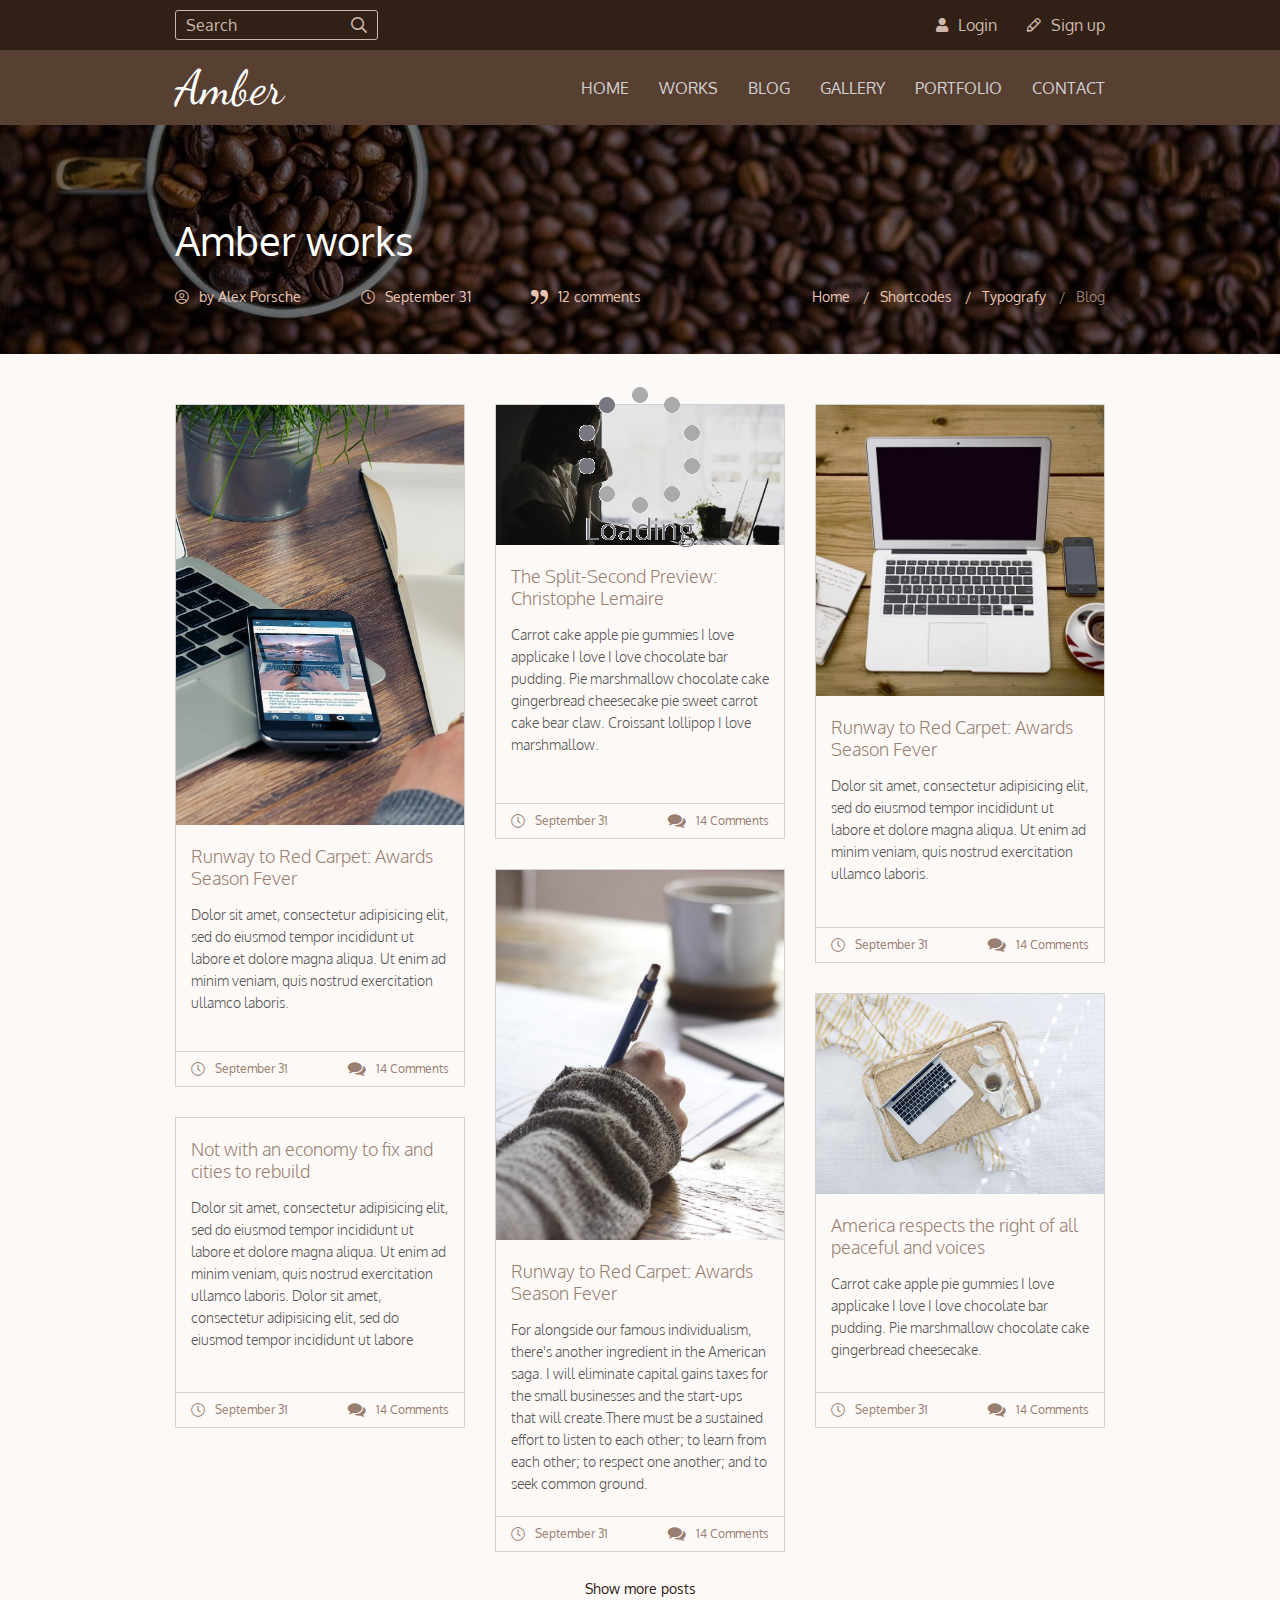
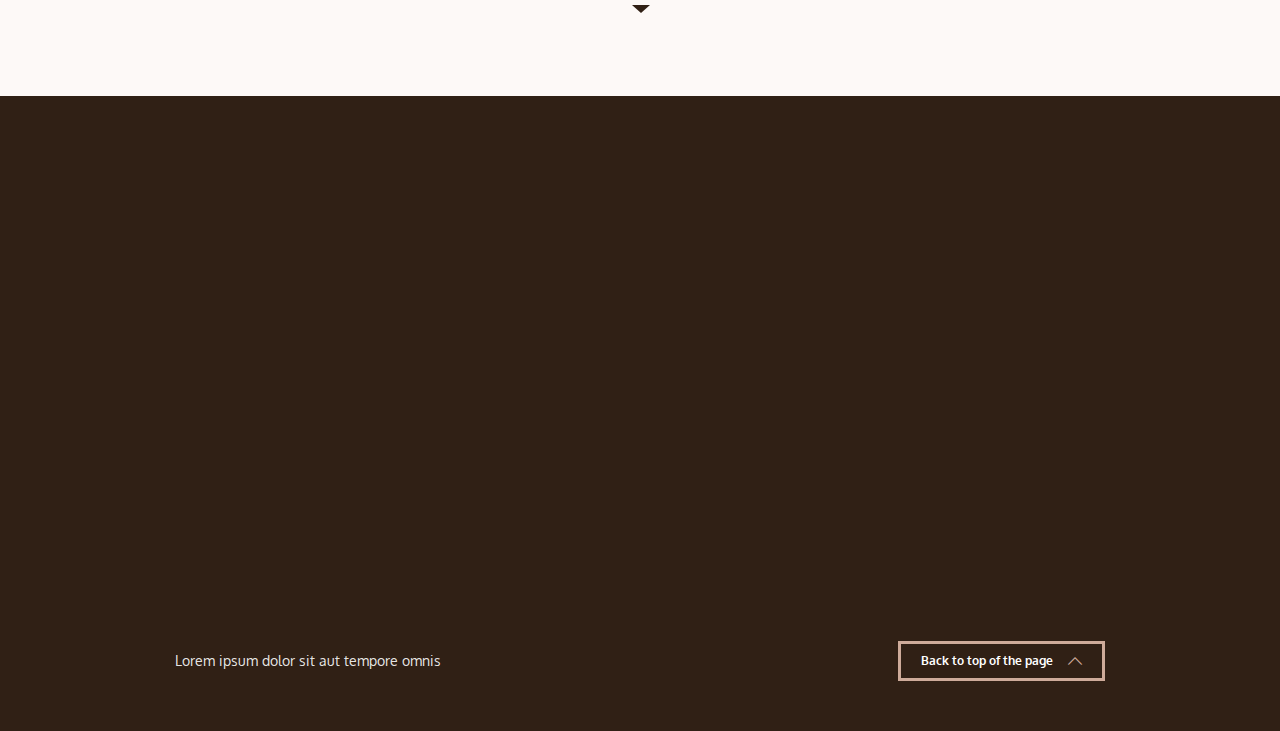
<file: works.html>
<!DOCTYPE html><html lang="en"><head>	<title>WORKS</title>	<meta http-equiv="Content-type" content="text/html;charset=UTF-8" />	<meta name="viewport" content="width=device-width, initial-scale=1" />	<link rel="stylesheet" href="https://unpkg.com/swiper/swiper-bundle.min.css" />	<link rel="stylesheet" href="css/style.min.css" /></head><body>	<div class="loader">		<picture><source srcset="img/loading.gif" type="image/webp"><img src="img/loading.gif" alt=""></picture>	</div>	<div class="wrapper">		<header class="header header_signin">	<div class="header__top top-header">		<div class="top-header__container container ">			<div class="top-header__column">				<div class='search' data-da='menu__body,last,767.98'>					<form action='#' class='search__form'>						<div class='search__input '>							<input autocompile='off' type='text' name='form[]' class='input' placeholder='Search'>						</div>						<button type='submit' class='search__btn _icon-search'></button>					</form>				</div>			</div>			<div class="top-header__column">				<div class="top-header__vidgets">					<div class="top-header__vidget">						<a href="" class="_icon-login "><span>Login</span> </a>					</div>					<div class="top-header__vidget">						<a href="" class=" _icon-pensil"><span>Sign up</span> </a>					</div>				</div>			</div>		</div>	</div>	<div class="header__bottom bottom-header ">		<div class="bottom-header__container container">			<a href="index.html" class="bottom-header__logo">Amber</a>			<div class='bottom-header__menu menu'>				<div class='menu__icon icon-menu'>					<span></span>					<span></span>					<span></span>				</div>				<nav class='menu__body'>					<ul class='menu__list'>						<li> <a class='menu__link ' href='index.html '>home</a> </li>						<li> <a class='menu__link ' href='works.html' target="_blank">works</a> </li>						<li> <a class='menu__link ' href='blog.html' target="_blank">blog</a> </li>						<li> <a class='menu__link ' href='gallery.html' target="_blank">gallery</a> </li>						<li> <a class='menu__link ' href='portfolio.html' target="_blank">portfolio</a> </li>						<li> <a class='menu__link ' href='' target="_blank">contact</a> </li>					</ul>				</nav>			</div>		</div>	</div></header>		<main class="page">			<section class="blog-grid ibg">				<picture><source srcset="img/blog/bg_cafe.webp" type="image/webp"><img src="img/blog/bg_cafe.jpg" alt=""></picture>				<div class="blog-grid__container container">					<div class="blog-grid__body">						<h1 class="blog-grid__title">Amber works</h1>						<div class="blog-grid__menu">							<div class="blog-grid__info info-blog">								<div class="info-blog__item _icon-person">									<span class="info-blog__text  ">by Alex Porsche</span>								</div>								<div class="info-blog__item _icon-clock">									<span class="info-blog__text  ">September 31</span>								</div>								<div class="info-blog__item  _icon-comas">									<span class="info-blog__text ">12 comments</span>								</div>							</div>							<div class="blog-grid__breadcrumbs">								<nav class="breadcrumbs">	<ul class="breadcrumbs__list">		<li>			<a href="" class="breadcrumbs__link breadcrumbs__link_1">Home</a>		</li>		<li>			<a href="" class="breadcrumbs__link">Shortcodes</a>		</li>		<li>			<a href="" class="breadcrumbs__link">Typografy</a>		</li>		<li>			<span class="breadcrumbs__item">Blog</span>		</li>	</ul></nav>							</div>						</div>					</div>				</div>			</section>			<section class="masonry-posts">				<div class="masonry-posts__container container">					<div class="masonry-posts__body grid-masonry">						<article class="masonry-posts__item masonry-post grid-masonry__item">							<div class="masonry-post__content grid-masonry__content">								<div class="masonry-post__image masonry-post__image_1 ibg">									<a href="post.html"> <picture><source srcset="img/posts/01.webp" type="image/webp"><img src="img/posts/01.jpg" alt=""></picture></a>									<a href="post.html" class="masonry-post__hover">										<span class="_icon-link"></span>									</a>								</div>								<div class="masonry-post__block">									<div class="masonry-post__top">										<a href="post.html" class="masonry-post__title">											Runway to Red Carpet: Awards Season Fever										</a>										<div class="masonry-post__text">											Dolor sit amet, consectetur adipisicing elit, sed do eiusmod tempor incididunt ut											labore											et dolore magna aliqua. Ut enim ad minim veniam, quis nostrud exercitation ullamco											laboris.										</div>									</div>									<div class="masonry-post__bottom">										<div class="masonry-post__date _icon-clock">											<span>September 31</span>										</div>										<div class="masonry-post__comments _icon-comment">											<span>14 Comments </span>										</div>									</div>								</div>							</div>						</article>						<article class="masonry-posts__item masonry-post grid-masonry__item">							<div class="masonry-post__content grid-masonry__content">								<div class="masonry-post__image masonry-post__image_2 ibg">									<a href="post.html"> <picture><source srcset="img/posts/04.webp" type="image/webp"><img src="img/posts/04.jpg" alt=""></picture></a>									<a href="post.html" class="masonry-post__hover">										<span class="_icon-link"></span>									</a>								</div>								<div class="masonry-post__block">									<div class="masonry-post__top">										<a href="post.html" class="masonry-post__title">											The Split-Second Preview: Christophe Lemaire										</a>										<div class="masonry-post__text">											Carrot cake apple pie gummies I love applicake I love I love chocolate bar pudding. Pie											marshmallow chocolate cake gingerbread cheesecake pie sweet carrot cake bear claw.											Croissant lollipop I love marshmallow.										</div>									</div>									<div class="masonry-post__bottom">										<div class="masonry-post__date _icon-clock">											<span>September 31</span>										</div>										<div class="masonry-post__comments _icon-comment">											<span>14 Comments </span>										</div>									</div>								</div>							</div>						</article>						<article class="masonry-posts__item masonry-post grid-masonry__item">							<div class="masonry-post__content grid-masonry__content">								<div class="masonry-post__image masonry-post__image_4 ibg">									<a href="post.html"> <picture><source srcset="img/posts/06.webp" type="image/webp"><img src="img/posts/06.jpg" alt=""></picture></a>									<a href="post.html" class="masonry-post__hover">										<span class="_icon-link"></span>									</a>								</div>								<div class="masonry-post__block">									<div class="masonry-post__top">										<a href="post.html" class="masonry-post__title">											Runway to Red Carpet: Awards Season Fever										</a>										<div class="masonry-post__text">											Dolor sit amet, consectetur adipisicing elit, sed do eiusmod tempor incididunt ut											labore											et dolore magna aliqua. Ut enim ad minim veniam, quis nostrud exercitation ullamco											laboris.										</div>									</div>									<div class="masonry-post__bottom">										<div class="masonry-post__date _icon-clock">											<span>September 31</span>										</div>										<div class="masonry-post__comments _icon-comment">											<span>14 Comments </span>										</div>									</div>								</div>							</div>						</article>						<article class="masonry-posts__item masonry-post grid-masonry__item">							<div class="masonry-post__content grid-masonry__content">								<div class="masonry-post__image masonry-post__image_3 ibg">									<a href="post.html"> <picture><source srcset="img/posts/05.webp" type="image/webp"><img src="img/posts/05.jpg" alt=""></picture></a>									<a href="post.html" class="masonry-post__hover">										<span class="_icon-link"></span>									</a>								</div>								<div class="masonry-post__block">									<div class="masonry-post__top">										<a href="post.html" class="masonry-post__title">											Runway to Red Carpet: Awards Season Fever										</a>										<div class="masonry-post__text">											For alongside our famous individualism, there's another ingredient in the American											saga. I will eliminate capital gains taxes for the small businesses and the start-ups											that will create.There must be a sustained effort to listen to each other; to learn											from each other; to respect one another; and to seek common ground.										</div>									</div>									<div class="masonry-post__bottom">										<div class="masonry-post__date _icon-clock">											<span>September 31</span>										</div>										<div class="masonry-post__comments _icon-comment">											<span>14 Comments </span>										</div>									</div>								</div>							</div>						</article>						<article class="masonry-posts__item masonry-post grid-masonry__item">							<div class="masonry-post__content grid-masonry__content">								<div class="masonry-post__image masonry-post__image_5 ibg">									<a href="post.html"> <picture><source srcset="img/posts/07.webp" type="image/webp"><img src="img/posts/07.jpg" alt=""></picture></a>									<a href="post.html" class="masonry-post__hover">										<span class="_icon-link"></span>									</a>								</div>								<div class="masonry-post__block">									<div class="masonry-post__top">										<a href="post.html" class="masonry-post__title">											America respects the right of all peaceful and voices										</a>										<div class="masonry-post__text">											Carrot cake apple pie gummies I love applicake I love I love chocolate bar pudding. Pie											marshmallow chocolate cake gingerbread cheesecake.										</div>									</div>									<div class="masonry-post__bottom">										<div class="masonry-post__date _icon-clock">											<span>September 31</span>										</div>										<div class="masonry-post__comments _icon-comment">											<span>14 Comments </span>										</div>									</div>								</div>							</div>						</article>						<article class="masonry-posts__item masonry-post grid-masonry__item">							<div class="masonry-post__content grid-masonry__content">								<div class="masonry-post__block">									<div class="masonry-post__top">										<a href="post.html" class="masonry-post__title">											Not with an economy to fix and cities to rebuild										</a>										<div class="masonry-post__text">											Dolor sit amet, consectetur adipisicing elit, sed do eiusmod tempor incididunt ut											labore											et dolore magna aliqua. Ut enim ad minim veniam, quis nostrud exercitation ullamco											laboris.											Dolor sit amet, consectetur adipisicing elit, sed do eiusmod tempor incididunt ut											labore										</div>									</div>									<div class="masonry-post__bottom">										<div class="masonry-post__date _icon-clock">											<span>September 31</span>										</div>										<div class="masonry-post__comments _icon-comment">											<span>14 Comments </span>										</div>									</div>								</div>							</div>						</article>					</div>					<a href="" class="masonry-posts__more more">						Show more posts					</a>				</div>			</section>		</main>		<footer class="footer">	<div class="footer__container container">		<div class="footer__body">			<div class="footer__block spoiler _anim-item _anim-no-hide" data-spoilers='942,max'>				<div class="footer__column">					<button tabindex='-1' type='button' data-spoiler class='spoiler__title  footer__title footer__title_1 _title-footer'>Get						in touch<span class="spoiler__title_plus "></span></button>					<div class='footer__spoiler footer__spoiler_1 spoiler__content'>						<div class="footer__item item-footer">							<span class="item-footer__main _icon-address">								Address:							</span>							<a href="" class="item-footer__add">32 Street Name Untitled Kindom, London</a>						</div>						<div class="footer__item item-footer">							<span class="item-footer__main _icon-phone">								Phone							</span>							<a href="tel:+34555505422" class="item-footer__add">+3 455 550 54 22</a>						</div>						<div class="footer__item item-footer">							<span class="item-footer__main _icon-email">								Email:							</span>							<a href="mailto:ehhvrbhv.gmail.com" class="item-footer__add">								ehhvrbhv.gmail.com							</a>						</div>						<div class="item-footer__map">							<iframe								src="https://www.google.com/maps/embed?pb=!1m18!1m12!1m3!1d453478.8006638697!2d152.7130047603046!3d-27.38186310748452!2m3!1f0!2f0!3f0!3m2!1i1024!2i768!4f13.1!3m3!1m2!1s0x6b91579aac93d233%3A0x402a35af3deaf40!2sBrisbane%20Queensland%2C%20Australia!5e0!3m2!1ses!2sru!4v1614000152359!5m2!1ses!2sru"								width=100% height="150" style="border:0;" allowfullscreen="" loading="lazy"></iframe>						</div>					</div>				</div>				<div class="footer__column">					<button tabindex='-1' type='button' data-spoiler						class='spoiler__title  footer__title footer__title_2 _title-footer'>Latest tweets <span							class="spoiler__title_plus"></span> </button>					<div class='footer__spoiler footer__spoiler_2 spoiler__content'>						<div class="footer__tweet footer-tweet">							<div class="footer-tweet__icon">								<span class=" _icon-twitter"></span>							</div>							<a href="" class="footer-tweet__block">								<span class="footer-tweet__main ">									Lorem ipsum dolor sit amet consectetur adipisicing elit. Ipsum.									<span class="footer-tweet__tags">Lorem, ipsum dolor.</span> </br>								</span>								<span class="footer-tweet__add">Lorem ipsum dolor sit.</span>							</a>						</div>						<div class="footer__tweet footer-tweet ">							<div class="footer-tweet__icon">								<span class=" _icon-twitter"></span>							</div>							<a href="" class="footer-tweet__block">								<span class="footer-tweet__main ">									Lorem ipsum dolor sit amet consectetur adipisicing elit. Ipsum.									<span class="footer-tweet__tags">Lorem, ipsum dolor.</span> </br>								</span>								<span class="footer-tweet__add">Lorem ipsum dolor sit.</span>							</a>						</div>						<div class="footer__tweet footer-tweet">							<div class="footer-tweet__icon">								<span class=" _icon-twitter"></span>							</div>							<a href="" class="footer-tweet__block">								<span class="footer-tweet__main ">									Lorem ipsum dolor sit amet consectetur adipisicing elit. Ipsum.									<span class="footer-tweet__tags">Lorem, ipsum dolor.</span> </br>								</span>								<span class="footer-tweet__add">Lorem ipsum dolor sit.</span>							</a>						</div>					</div>				</div>				<div class="footer__column">					<button tabindex='-1' type='button' data-spoiler						class='spoiler__title  footer__title footer__title_3 _title-footer'>Follow us <span							class="spoiler__title_plus"></span></button>					<div class='footer__spoiler footer__spoiler_3 spoiler__content'>						<a href="" class="footer__follow  _icon-facebook-big"><span>Like us on Facebook</span>						</a>						<a href="" class="footer__follow   _icon-twitter-big"><span>Like us on								Twitter</span></a>						<a href="" class="footer__follow  _icon-youtube-big"><span>Watch videos on								Youtube</span></a>						<a href="" class="footer__follow  _icon-insta-big"> <span>Friend us on								Instagram</span></a>						<a href="" class="footer__follow  _icon-pint-big"><span>Repin on Pinterest</span></a>					</div>				</div>				<div class="footer__column">					<button tabindex='-1' type='button' data-spoiler						class='spoiler__title  footer__title footer__title_4 _title-footer'>Popular posts <span							class="spoiler__title_plus"></span></button>					<div class='footer__spoiler footer__spoiler_4 spoiler__content'>						<div class="footer__post post-footer ">							<div class="post-footer__title">Semtember 30</div>							<a href="" class="post-footer__text">Lorem ipsum dolor accusamus voluptas aperiam odit								reprehenderit								similique libero?</a>						</div>						<div class="footer__post post-footer ">							<div class="post-footer__title">Semtember 30</div>							<a href="" class="post-footer__text">Lorem ipsum debtas aperiam odit reprehenderit similique								libero?</a>						</div>						<div class="footer__post post-footer ">							<div class="post-footer__title">Semtember 30</div>							<a href="" class="post-footer__text">Lorem ipsum dolor sit amet consecebitis assumenda aliquam								accusamus								voluptas aperiam odit reprehenderit similique libero?</a>						</div>					</div>				</div>			</div>			<div class="footer__bottom bottom-footer">				<div class="bottom-footer__column">					<div class="bottom-footer__text">Lorem ipsum dolor sit aut tempore omnis</div>				</div>				<div class="bottom-footer__column">					<a href="#header" class="bottom-footer__btn btn "><span> Back to top of the page</span> <span							class="_icon-arrow-up"></span></a>				</div>			</div>		</div>	</div></footer>	</div>		<script src="js/script.min.js"></script></body></html>
</file>
<file: css/style.min.css>
@import url(https://fonts.googleapis.com/css2?family=Oxygen:wght@300&display=swap);@import url(https://fonts.googleapis.com/css2?family=Oxygen&display=swap);@import url(https://fonts.googleapis.com/css2?family=Lato&display=swap);@import url(https://fonts.googleapis.com/css2?family=Dancing+Script&display=swap);@font-face{font-family:icons;font-display:swap;src:url(../fonts/icons.woff?5n0a2r) format("woff"),url(../fonts/icons.woff2?5n0a2r) format("woff2");font-weight:400;font-style:normal;font-display:block}[class*=" _icon-"]:before,[class^="_icon-"]:before{display:block;font-family:icons!important;speak:never;font-style:normal;font-weight:400;font-variant:normal;text-transform:none;line-height:1;-webkit-font-smoothing:antialiased;-moz-osx-font-smoothing:grayscale}._icon-address:before{content:"\e900"}._icon-arrow:before{content:"\e901"}._icon-arrow-up:before{content:"\e902"}._icon-cart:before{content:"\e903"}._icon-check:before{content:"\e904"}._icon-clock:before{content:"\e905"}._icon-comas:before{content:"\e906"}._icon-comment:before{content:"\e907"}._icon-cup:before{content:"\e908"}._icon-email:before{content:"\e909"}._icon-facebook-big:before{content:"\e90a"}._icon-heart:before{content:"\e90b"}._icon-insta-big:before{content:"\e90c"}._icon-keyb:before{content:"\e90d"}._icon-link:before{content:"\e90e"}._icon-login:before{content:"\e90f"}._icon-log-out:before{content:"\e910"}._icon-magic:before{content:"\e911"}._icon-magic_2:before{content:"\e912"}._icon-mail:before{content:"\e913"}._icon-mark:before{content:"\e914"}._icon-pensil:before{content:"\e915"}._icon-person:before{content:"\e916"}._icon-phone:before{content:"\e917"}._icon-pint-big:before{content:"\e918"}._icon-plus:before{content:"\e919"}._icon-print:before{content:"\e91a"}._icon-quote:before{content:"\e91b"}._icon-rocket:before{content:"\e91c"}._icon-save:before{content:"\e91d"}._icon-search:before{content:"\e91e"}._icon-search1:before{content:"\e91f"}._icon-settings:before{content:"\e920"}._icon-star:before{content:"\e921"}._icon-tags:before{content:"\e922"}._icon-twitter:before{content:"\e923"}._icon-twitter-big:before{content:"\e924"}._icon-video:before{content:"\e925"}._icon-wish:before{content:"\e926"}._icon-youtube-big:before{content:"\e927"}*{padding:0;margin:0;border:0}*,:after,:before{-webkit-box-sizing:border-box;box-sizing:border-box}:active,:focus{outline:0}a:active,a:focus{outline:0}aside,footer,header,nav,section{display:block}body,html{height:100%;width:100%;min-width:320px;position:relative}body{font-size:100%;line-height:1;font-family:Oxygen;-ms-text-size-adjust:100%;-moz-text-size-adjust:100%;-webkit-text-size-adjust:100%}button,input,textarea{font-family:Oxygen}input::-ms-clear{display:none}button{cursor:pointer;background-color:transparent}button::-moz-focus-inner{padding:0;border:0}a,a:visited{text-decoration:none}a:hover{text-decoration:none}ul li{list-style:none}img{vertical-align:top}h1,h2,h3,h4,h5,h6{font-size:inherit;font-weight:inherit}body{color:#000;background-color:#fdf9f7;font-size:14px}body._lock{overflow:hidden}.wrapper{width:100%;min-height:100vh;overflow:hidden;display:-webkit-box;display:-ms-flexbox;display:flex;-webkit-box-orient:vertical;-webkit-box-direction:normal;-ms-flex-direction:column;flex-direction:column;opacity:0}.wrapper._loaded{opacity:1;-webkit-transition:all .8s ease 0s;-o-transition:all .8s ease 0s;transition:all .8s ease 0s}.wrapper._loaded .header{-webkit-transform:translate(0,0);-ms-transform:translate(0,0);transform:translate(0,0);opacity:1;-webkit-transition:all .8s ease .1s;-o-transition:all .8s ease .1s;transition:all .8s ease .1s}.container{max-width:930px;margin:0 auto;width:100%}.page{display:-webkit-box;display:-ms-flexbox;display:flex;-webkit-box-orient:vertical;-webkit-box-direction:normal;-ms-flex-direction:column;flex-direction:column;-webkit-box-flex:1;-ms-flex:1 1 auto;flex:1 1 auto;min-width:0}.page__container{padding-top:50px}.page__content{min-width:0;-webkit-box-flex:0;-ms-flex:0 1 75%;flex:0 1 75%}.page__sidebar{min-width:0;-webkit-box-flex:0;-ms-flex:0 1 25%;flex:0 1 25%}.ibg{background-position:center;background-size:cover;background-repeat:no-repeat;position:relative}.ibg img{width:0;height:0;position:absolute;top:0;left:0;opacity:0;visibility:hidden}.loader{position:fixed;top:0;left:0;height:100%;width:100%;display:-webkit-box;display:-ms-flexbox;display:flex;-webkit-box-align:center;-ms-flex-align:center;align-items:center;-webkit-box-pack:center;-ms-flex-pack:center;justify-content:center;z-index:100}.disappear{-webkit-animation:vanish 1s forwards;animation:vanish 1s forwards}@-webkit-keyframes vanish{100%{opacity:0;visibility:hidden}}@keyframes vanish{100%{opacity:0;visibility:hidden}}.header{position:fixed;top:0;left:0;width:100%;z-index:50;opacity:0;-webkit-transform:translate(0,-100%);-ms-transform:translate(0,-100%);transform:translate(0,-100%)}.header._burger .header__bottom::before{background-color:#302015}.header__top{position:relative}.header__top::before{content:"";position:absolute;top:0;left:0;width:100%;height:100%;background-color:#302015;z-index:3}.header__bottom{background-color:#573f32;position:relative}.header__bottom::before{content:"";position:absolute;top:0;left:0;width:100%;height:100%;background-color:#573f32;-webkit-transition:background-color .8s ease 0s;-o-transition:background-color .8s ease 0s;transition:background-color .8s ease 0s;z-index:3}.top-header__container{display:-webkit-box;display:-ms-flexbox;display:flex;-webkit-box-align:center;-ms-flex-align:center;align-items:center;-webkit-box-pack:justify;-ms-flex-pack:justify;justify-content:space-between;height:50px;position:relative;z-index:5}.top-header__column{display:-webkit-box;display:-ms-flexbox;display:flex;-webkit-box-align:center;-ms-flex-align:center;align-items:center}.top-header__vidgets{display:-webkit-box;display:-ms-flexbox;display:flex;-webkit-box-align:center;-ms-flex-align:center;align-items:center;-ms-flex-wrap:wrap;flex-wrap:wrap}.top-header__vidget{padding:3px 0}.top-header__vidget:not(:last-child){margin-right:30px}.top-header__vidget a{display:-webkit-inline-box;display:-ms-inline-flexbox;display:inline-flex;-webkit-box-align:center;-ms-flex-align:center;align-items:center;color:#ceb8ab;-webkit-transition:all .5s ease 0s;-o-transition:all .5s ease 0s;transition:all .5s ease 0s}.top-header__vidget span{padding:0 0 0 10px;font-size:16px}.search__form{border:1px solid #ceb8ab;border-radius:3px;height:30px;display:-webkit-box;display:-ms-flexbox;display:flex;-webkit-box-align:center;-ms-flex-align:center;align-items:center;-webkit-transition:all .5s ease 0s;-o-transition:all .5s ease 0s;transition:all .5s ease 0s}.search__input{-webkit-box-flex:1;-ms-flex:1 1 auto;flex:1 1 auto}.search__input input{max-width:175px;font-size:16px;padding:0 10px 0 10px;color:#ceb8ab;background-color:transparent}.search__input input::-webkit-input-placeholder{color:#ceb8ab;opacity:1;-webkit-transition:opacity .8s ease,color .5s ease 0s;transition:opacity .8s ease,color .5s ease 0s}.search__input input::-moz-placeholder{color:#ceb8ab;opacity:1;-moz-transition:opacity .8s ease,color .5s ease 0s;transition:opacity .8s ease,color .5s ease 0s}.search__input input:-ms-input-placeholder{color:#ceb8ab;opacity:1;-ms-transition:opacity .8s ease,color .5s ease 0s;transition:opacity .8s ease,color .5s ease 0s}.search__input input::-ms-input-placeholder{color:#ceb8ab;opacity:1;-ms-transition:opacity .8s ease,color .5s ease 0s;transition:opacity .8s ease,color .5s ease 0s}.search__input input::placeholder{color:#ceb8ab;opacity:1;-webkit-transition:opacity .8s ease,color .5s ease 0s;-o-transition:opacity .8s ease,color .5s ease 0s;transition:opacity .8s ease,color .5s ease 0s}.search__input input:focus::-webkit-input-placeholder{opacity:0}.search__input input:focus::-moz-placeholder{opacity:0}.search__input input:focus:-ms-input-placeholder{opacity:0}.search__input input:focus::-ms-input-placeholder{opacity:0}.search__input input:focus::placeholder{opacity:0}.search__input input:-webkit-autofill,.search__input input:-webkit-autofill:focus,.search__input input:-webkit-autofill:hover{-webkit-text-fill-color:#ceb8ab;-webkit-box-shadow:0 0 0 1000px #302015 inset}.search__btn{margin:0 10px 0 0;font-size:16px;color:#ceb8ab;background-color:transparent;-webkit-transition:all .5s ease 0s;-o-transition:all .5s ease 0s;transition:all .5s ease 0s}.bottom-header__container{height:75px;display:-webkit-box;display:-ms-flexbox;display:flex;-webkit-box-align:center;-ms-flex-align:center;align-items:center;-webkit-box-pack:justify;-ms-flex-pack:justify;justify-content:space-between}.bottom-header__logo{display:block;position:relative;z-index:4;color:#fff;font-family:"Dancing Script";font-size:48px;padding:0 20px 0 0}.menu__link{color:#d3d2d2;font-size:16px;text-transform:uppercase;-webkit-transition:all .5s ease 0s;-o-transition:all .5s ease 0s;transition:all .5s ease 0s}.icon-menu{display:none}.cart{padding:0 0 0 20px;position:relative}.cart__item{display:-webkit-box;display:-ms-flexbox;display:flex;-webkit-box-orient:horizontal;-webkit-box-direction:reverse;-ms-flex-direction:row-reverse;flex-direction:row-reverse;-webkit-box-align:center;-ms-flex-align:center;align-items:center}.cart__item::before{color:#ceb8ab;-webkit-transition:all .5s ease 0s;-o-transition:all .5s ease 0s;transition:all .5s ease 0s}.cart__text{color:#ceb8ab;font-size:16px;padding:0 7px 0 0;-webkit-transition:all .5s ease 0s;-o-transition:all .5s ease 0s;transition:all .5s ease 0s;white-space:nowrap}.cart__body{position:absolute;top:150%;right:0;width:300px;z-index:5;padding:15px;background-color:#ceb8ab;border:1px solid #997f71;opacity:0;visibility:hidden;-webkit-transform:translate(0,20px);-ms-transform:translate(0,20px);transform:translate(0,20px);-webkit-transition:all .3s ease 0s;-o-transition:all .3s ease 0s;transition:all .3s ease 0s}._active .cart__body{-webkit-transition:all .3s ease 0s;-o-transition:all .3s ease 0s;transition:all .3s ease 0s;opacity:1;visibility:visible;-webkit-transform:translate(0,0);-ms-transform:translate(0,0);transform:translate(0,0)}.cart-list{overflow-y:scroll;max-height:200px}.cart-list::-webkit-scrollbar{width:5px;background-color:#fdf9f7}.cart-list::-webkit-scrollbar-thumb{background-color:#997f71}.cart-list__item{display:-webkit-box;display:-ms-flexbox;display:flex}.cart-list__item:not(:last-child){margin:0 0 15px 0}.cart-list__image{-webkit-box-flex:0;-ms-flex:0 0 100px;flex:0 0 100px;height:100px}.cart-list__body{-webkit-box-flex:1;-ms-flex:1 1 auto;flex:1 1 auto;display:-webkit-box;display:-ms-flexbox;display:flex;-webkit-box-align:start;-ms-flex-align:start;align-items:flex-start;-webkit-box-orient:vertical;-webkit-box-direction:normal;-ms-flex-direction:column;flex-direction:column;padding:0 10px;font-size:16px}.cart-list__title{margin:0 0 .3125em 0}.cart-list__quantity{-webkit-box-flex:1;-ms-flex:1 1 auto;flex:1 1 auto;margin:0 0 .3125em 0}.cart-list__delete{color:#a50b0b}.breadcrumbs__list{display:-webkit-box;display:-ms-flexbox;display:flex;-webkit-box-align:center;-ms-flex-align:center;align-items:center;margin-right:-15px;margin-left:-15px}.breadcrumbs__list li{padding-right:15px;padding-left:15px}.breadcrumbs__link{color:#e7c4b2;position:relative}.breadcrumbs__link:after{content:"/";position:absolute;top:3px;left:-17px}.breadcrumbs__link_1:after{content:""}.breadcrumbs__item{color:#997f71;position:relative}.breadcrumbs__item:after{content:"/";position:absolute;top:3px;left:-17px}.fullscreen-slider{min-height:100vh;display:-webkit-box;display:-ms-flexbox;display:flex;min-width:0}.fullscreen-slider__slider{min-width:0;position:relative}.fullscreen-slider__slide{padding-top:160px;padding-bottom:160px;display:-webkit-box;display:-ms-flexbox;display:flex;-webkit-box-align:center;-ms-flex-align:center;align-items:center;-webkit-box-pack:center;-ms-flex-pack:center;justify-content:center}.fullscreen-slider__slide:before{content:"";position:absolute;top:0;left:0;width:100%;height:100%;background-color:rgba(17,17,17,.5);z-index:3}.fullscreen-slider__item{position:relative;z-index:5}.item-fullscreen{max-width:740px;padding:0 20px}.item-fullscreen_1{-webkit-transform:translate(0,100%);-ms-transform:translate(0,100%);transform:translate(0,100%);opacity:0}.item-fullscreen_1._animation{-webkit-transition:all .8s ease .5s;-o-transition:all .8s ease .5s;transition:all .8s ease .5s;opacity:1;-webkit-transform:translate(0,0);-ms-transform:translate(0,0);transform:translate(0,0)}.item-fullscreen__title{color:#ceab9a;font-family:Oxygen;font-size:60px;font-weight:300;text-align:center}.item-fullscreen__title span:last-child{margin:5px 0 0 0;display:block;color:#d3d3d3}.item-fullscreen__btns{margin-top:60px;display:-webkit-box;display:-ms-flexbox;display:flex;-webkit-box-pack:center;-ms-flex-pack:center;justify-content:center;-webkit-box-align:center;-ms-flex-align:center;align-items:center}.item-fullscreen__btn span{position:relative;z-index:5}.item-fullscreen__btn:first-child{position:relative;overflow:hidden}.item-fullscreen__btn:first-child:after{content:"";position:absolute;top:0;left:0;width:100%;height:100%;border-radius:20px;background-color:#997f71;-webkit-transform:scale(0);-ms-transform:scale(0);transform:scale(0);-webkit-transition:all .5s ease 0s;-o-transition:all .5s ease 0s;transition:all .5s ease 0s}.item-fullscreen__btn:last-child{margin:0 0 0 30px;border:2px solid #ceab9a;background-color:transparent;-webkit-transition:all .5s ease 0s;-o-transition:all .5s ease 0s;transition:all .5s ease 0s}.fullscreen-slider-pagination{position:absolute;text-align:center;-webkit-transition:.3s opacity;-o-transition:.3s opacity;transition:.3s opacity;z-index:10;bottom:50px!important}.fullscreen-slider-pagination .swiper-pagination-bullet{width:20px;height:4px;background-color:#d3d3d3;opacity:1;border-radius:0}.fullscreen-slider-pagination .swiper-pagination-bullet-active{background-color:#ceab9a}.steal__body{text-align:center;padding-top:100px;padding-bottom:100px}.steal__title{color:#3b4954;margin-bottom:85px;opacity:0;-webkit-transform:translate(0,100%);-ms-transform:translate(0,100%);transform:translate(0,100%)}.steal__title:after{bottom:-30px;background-color:#ceab9a}.steal__title._animation{opacity:1;-webkit-transition:all .8s ease 0s;-o-transition:all .8s ease 0s;transition:all .8s ease 0s;-webkit-transform:translate(0,0);-ms-transform:translate(0,0);transform:translate(0,0)}.steal__text{margin:0 auto;max-width:750px;line-height:155.55556%;color:#3b4954;font-weight:300;font-size:18px;opacity:0;-webkit-transform:translate(0,100%);-ms-transform:translate(0,100%);transform:translate(0,100%)}.steal__text._animation{opacity:1;-webkit-transition:all .8s ease .1s;-o-transition:all .8s ease .1s;transition:all .8s ease .1s;-webkit-transform:translate(0,0);-ms-transform:translate(0,0);transform:translate(0,0)}.steal__btn{margin-top:45px;-webkit-transition:border .5s ease 0s,color .5s ease 0s;-o-transition:border .5s ease 0s,color .5s ease 0s;transition:border .5s ease 0s,color .5s ease 0s;-webkit-transform:scale(0);-ms-transform:scale(0);transform:scale(0)}.steal__btn.btn{color:#ceab9a;border:4px solid #ceab9a;background-color:transparent}.steal__btn._animation{-webkit-transition:border .5s ease 0s,color .5s ease 0s,-webkit-transform .8s ease .2s;transition:border .5s ease 0s,color .5s ease 0s,-webkit-transform .8s ease .2s;-o-transition:border .5s ease 0s,color .5s ease 0s,transform .8s ease .2s;transition:border .5s ease 0s,color .5s ease 0s,transform .8s ease .2s;transition:border .5s ease 0s,color .5s ease 0s,transform .8s ease .2s,-webkit-transform .8s ease .2s;-webkit-transform:scale(1);-ms-transform:scale(1);transform:scale(1)}.no-webp .works{background-image:url(../img/bg_city.jpg)}.works{background-attachment:fixed;background-position:center;background-size:cover;background-repeat:no-repeat;position:relative}.works:after{content:"";position:absolute;top:0;left:0;width:100%;height:100%;background-color:rgba(0,0,0,.7)}.works__body{position:relative;z-index:2;text-align:center;padding-top:100px;padding-bottom:100px}.works__title{color:#fff;margin-bottom:85px;opacity:0;-webkit-transform:translate(0,50%);-ms-transform:translate(0,50%);transform:translate(0,50%)}.works__title:after{bottom:-30px;background-color:#fff}.works__title._animation{-webkit-transition:all .8s ease 0s;-o-transition:all .8s ease 0s;transition:all .8s ease 0s;opacity:1;-webkit-transform:translate(0,0);-ms-transform:translate(0,0);transform:translate(0,0)}.works__text{margin:0 auto;max-width:750px;line-height:155.55556%;color:#fff;font-weight:300;font-size:18px;opacity:0;-webkit-transform:translate(0,50%);-ms-transform:translate(0,50%);transform:translate(0,50%)}.works__text._animation{opacity:1;-webkit-transform:translate(0,0);-ms-transform:translate(0,0);transform:translate(0,0);-webkit-transition:all .8s ease .1s;-o-transition:all .8s ease .1s;transition:all .8s ease .1s}.works__slider{margin-top:45px;opacity:0;-webkit-transform:translate(0,30%);-ms-transform:translate(0,30%);transform:translate(0,30%)}.works__slider._animation{opacity:1;-webkit-transition:all .8s ease .2s;-o-transition:all .8s ease .2s;transition:all .8s ease .2s;-webkit-transform:translate(0,0);-ms-transform:translate(0,0);transform:translate(0,0)}.works__bottom{position:relative;z-index:2}.slider-works{overflow:hidden}.slider-works__arrows{padding-top:60px;display:-ms-grid;display:grid;-webkit-box-pack:center;-ms-flex-pack:center;justify-content:center;-webkit-box-align:center;-ms-flex-align:center;align-items:center;-ms-grid-rows:14px;-ms-grid-columns:7px 30px 7px;grid-template:14px/7px 7px;gap:30px}.slider-works__arrows .slider-works-button-next,.slider-works__arrows .slider-works-button-prev{z-index:50;color:#fff;cursor:pointer;-webkit-transition:all .3s ease 0s;-o-transition:all .3s ease 0s;transition:all .3s ease 0s}.slider-works__arrows .slider-works-button-next{-webkit-transform:rotate(-180deg);-ms-transform:rotate(-180deg);transform:rotate(-180deg)}.item-work{position:relative;overflow:hidden}.item-work__image{display:block;padding:0 0 100% 0}.item-work__text{position:absolute;bottom:0;left:0;width:100%;padding:20px 20px;background-color:#997f71;opacity:1;-webkit-transition:all .5s ease 0s;-o-transition:all .5s ease 0s;transition:all .5s ease 0s}.item-work__title{margin:0 0 7px 0;color:#fff;font-size:14px;font-weight:300;display:-webkit-box;display:-ms-flexbox;display:flex;-webkit-box-pack:justify;-ms-flex-pack:justify;justify-content:space-between}.item-work__title span:last-child{font-size:12px}.item-work__descr{line-height:14px;color:#f3dcd0;font-size:11px;font-weight:300;display:-webkit-box;display:-ms-flexbox;display:flex;-webkit-box-pack:justify;-ms-flex-pack:justify;justify-content:space-between}.item-work__hover{opacity:0;-webkit-transition:all .5s ease 0s;-o-transition:all .5s ease 0s;transition:all .5s ease 0s;-webkit-transform:translate(-100%,-100%);-ms-transform:translate(-100%,-100%);transform:translate(-100%,-100%)}.hover-item-work{position:absolute;top:0;left:0;width:100%;height:100%;background-color:rgba(0,0,0,.5);display:-webkit-box;display:-ms-flexbox;display:flex;-webkit-box-orient:vertical;-webkit-box-direction:normal;-ms-flex-direction:column;flex-direction:column;-webkit-box-align:center;-ms-flex-align:center;align-items:center;-webkit-box-pack:center;-ms-flex-pack:center;justify-content:center}.hover-item-work__action{display:-webkit-box;display:-ms-flexbox;display:flex;-webkit-box-pack:center;-ms-flex-pack:center;justify-content:center;-webkit-box-align:center;-ms-flex-align:center;align-items:center;width:40px;height:40px;margin:12px 0;color:#fff;font-size:18px;position:relative;z-index:3;border-radius:50%;background-color:#ceab9a;-webkit-transition:all .5s ease 0s;-o-transition:all .5s ease 0s;transition:all .5s ease 0s}.bottom-works{background-color:#997f71;padding-bottom:50px;padding-top:50px}.bottom-works__body{display:-webkit-box;display:-ms-flexbox;display:flex;-webkit-box-align:center;-ms-flex-align:center;align-items:center}.bottom-works__body._animation .bottom-works__text span{-webkit-animation:letter-glow .7s 0s ease both;animation:letter-glow .7s 0s ease both}.bottom-works__body._animation .bottom-works__text span:nth-child(1){-webkit-animation-delay:50ms;animation-delay:50ms}.bottom-works__body._animation .bottom-works__text span:nth-child(2){-webkit-animation-delay:.1s;animation-delay:.1s}.bottom-works__body._animation .bottom-works__text span:nth-child(3){-webkit-animation-delay:.15s;animation-delay:.15s}.bottom-works__body._animation .bottom-works__text span:nth-child(4){-webkit-animation-delay:.2s;animation-delay:.2s}.bottom-works__body._animation .bottom-works__text span:nth-child(5){-webkit-animation-delay:.25s;animation-delay:.25s}.bottom-works__body._animation .bottom-works__text span:nth-child(6){-webkit-animation-delay:.3s;animation-delay:.3s}.bottom-works__body._animation .bottom-works__text span:nth-child(7){-webkit-animation-delay:.35s;animation-delay:.35s}.bottom-works__body._animation .bottom-works__text span:nth-child(8){-webkit-animation-delay:.4s;animation-delay:.4s}.bottom-works__body._animation .bottom-works__text span:nth-child(9){-webkit-animation-delay:.45s;animation-delay:.45s}.bottom-works__body._animation .bottom-works__text span:nth-child(10){-webkit-animation-delay:.5s;animation-delay:.5s}.bottom-works__body._animation .bottom-works__text span:nth-child(11){-webkit-animation-delay:.55s;animation-delay:.55s}.bottom-works__body._animation .bottom-works__text span:nth-child(12){-webkit-animation-delay:.6s;animation-delay:.6s}.bottom-works__body._animation .bottom-works__text span:nth-child(13){-webkit-animation-delay:.65s;animation-delay:.65s}.bottom-works__body._animation .bottom-works__text span:nth-child(14){-webkit-animation-delay:.7s;animation-delay:.7s}.bottom-works__body._animation .bottom-works__text span:nth-child(15){-webkit-animation-delay:.75s;animation-delay:.75s}.bottom-works__body._animation .bottom-works__text span:nth-child(16){-webkit-animation-delay:.8s;animation-delay:.8s}.bottom-works__body._animation .bottom-works__text span:nth-child(17){-webkit-animation-delay:.85s;animation-delay:.85s}.bottom-works__body._animation .bottom-works__text span:nth-child(18){-webkit-animation-delay:.9s;animation-delay:.9s}.bottom-works__body._animation .bottom-works__text span:nth-child(19){-webkit-animation-delay:.95s;animation-delay:.95s}.bottom-works__body._animation .bottom-works__text span:nth-child(20){-webkit-animation-delay:1s;animation-delay:1s}.bottom-works__body._animation .bottom-works__text span:nth-child(21){-webkit-animation-delay:1.05s;animation-delay:1.05s}.bottom-works__body._animation .bottom-works__text span:nth-child(22){-webkit-animation-delay:1.1s;animation-delay:1.1s}.bottom-works__body._animation .bottom-works__text span:nth-child(23){-webkit-animation-delay:1.15s;animation-delay:1.15s}.bottom-works__body._animation .bottom-works__text span:nth-child(24){-webkit-animation-delay:1.2s;animation-delay:1.2s}.bottom-works__body._animation .bottom-works__text span:nth-child(25){-webkit-animation-delay:1.25s;animation-delay:1.25s}.bottom-works__body._animation .bottom-works__text span:nth-child(26){-webkit-animation-delay:1.3s;animation-delay:1.3s}.bottom-works__body._animation .bottom-works__text span:nth-child(27){-webkit-animation-delay:1.35s;animation-delay:1.35s}.bottom-works__body._animation .bottom-works__text span:nth-child(28){-webkit-animation-delay:1.4s;animation-delay:1.4s}.bottom-works__body._animation .bottom-works__text span:nth-child(29){-webkit-animation-delay:1.45s;animation-delay:1.45s}.bottom-works__body._animation .bottom-works__text span:nth-child(30){-webkit-animation-delay:1.5s;animation-delay:1.5s}.bottom-works__body._animation .bottom-works__text span:nth-child(31){-webkit-animation-delay:1.55s;animation-delay:1.55s}.bottom-works__body._animation .bottom-works__text span:nth-child(32){-webkit-animation-delay:1.6s;animation-delay:1.6s}.bottom-works__body._animation .bottom-works__text span:nth-child(33){-webkit-animation-delay:1.65s;animation-delay:1.65s}.bottom-works__body._animation .bottom-works__text span:nth-child(34){-webkit-animation-delay:1.7s;animation-delay:1.7s}.bottom-works__body._animation .bottom-works__text span:nth-child(35){-webkit-animation-delay:1.75s;animation-delay:1.75s}.bottom-works__body._animation .bottom-works__text span:nth-child(36){-webkit-animation-delay:1.8s;animation-delay:1.8s}.bottom-works__body._animation .bottom-works__text span:nth-child(37){-webkit-animation-delay:1.85s;animation-delay:1.85s}.bottom-works__body._animation .bottom-works__text span:nth-child(38){-webkit-animation-delay:1.9s;animation-delay:1.9s}.bottom-works__body._animation .bottom-works__text span:nth-child(39){-webkit-animation-delay:1.95s;animation-delay:1.95s}.bottom-works__body._animation .bottom-works__text span:nth-child(40){-webkit-animation-delay:2s;animation-delay:2s}.bottom-works__body._animation .bottom-works__text span:nth-child(41){-webkit-animation-delay:2.05s;animation-delay:2.05s}.bottom-works__body._animation .bottom-works__text span:nth-child(42){-webkit-animation-delay:2.1s;animation-delay:2.1s}.bottom-works__body._animation .bottom-works__text span:nth-child(43){-webkit-animation-delay:2.15s;animation-delay:2.15s}.bottom-works__body._animation .bottom-works__text span:nth-child(44){-webkit-animation-delay:2.2s;animation-delay:2.2s}.bottom-works__body._animation .bottom-works__text span:nth-child(45){-webkit-animation-delay:2.25s;animation-delay:2.25s}.bottom-works__body._animation .bottom-works__text span:nth-child(46){-webkit-animation-delay:2.3s;animation-delay:2.3s}.bottom-works__body._animation .bottom-works__text span:nth-child(47){-webkit-animation-delay:2.35s;animation-delay:2.35s}.bottom-works__body._animation .bottom-works__text span:nth-child(48){-webkit-animation-delay:2.4s;animation-delay:2.4s}.bottom-works__body._animation .bottom-works__text span:nth-child(49){-webkit-animation-delay:2.45s;animation-delay:2.45s}.bottom-works__body._animation .bottom-works__text span:nth-child(50){-webkit-animation-delay:2.5s;animation-delay:2.5s}.bottom-works__text{line-height:107.14286%;color:#fff;font-size:28px}.bottom-works__btn{min-width:180px;margin:0 0 0 50px;color:#fff;border:4px solid #fff;background-color:transparent;padding:0 20px;-webkit-animation:wave ease-in-out 1s infinite alternate;animation:wave ease-in-out 1s infinite alternate;-webkit-transform-origin:center -20px;-ms-transform-origin:center -20px;transform-origin:center -20px}.bottom-works__btn span{display:-webkit-inline-box;display:-ms-inline-flexbox;display:inline-flex;-webkit-box-orient:horizontal;-webkit-box-direction:reverse;-ms-flex-direction:row-reverse;flex-direction:row-reverse;-webkit-box-pack:justify;-ms-flex-pack:justify;justify-content:space-between;-webkit-box-align:center;-ms-flex-align:center;align-items:center}.bottom-works__btn span::before{margin:0 0 0 15px;-webkit-transform:rotate(180deg);-ms-transform:rotate(180deg);transform:rotate(180deg)}.bottom-works__btn:after{content:"";position:absolute;width:22px;height:25px;border:2px solid #573f32;top:-15px;left:50%;z-index:0;border-bottom:none;border-right:none;-webkit-transform:rotate(45deg);-ms-transform:rotate(45deg);transform:rotate(45deg)}.bottom-works__btn:before{content:"";position:absolute;top:-28px;left:50%;display:block;width:1px;height:1px;-webkit-box-shadow:0 0 transparent,0 1px transparent,0 2px transparent,0 3px transparent,0 4px transparent,0 5px transparent,0 6px rgba(14,14,14,.14),0 7px rgba(56,56,56,.41),0 8px rgba(101,99,101,.71),0 9px rgba(118,116,118,.85),0 10px rgba(110,109,110,.77),0 11px rgba(56,56,56,.41),0 12px rgba(16,16,16,.12),0 13px transparent,0 14px transparent,0 15px transparent,0 16px transparent,0 17px transparent,0 18px transparent,0 19px transparent,1px 0 transparent,1px 1px transparent,1px 2px transparent,1px 3px transparent,1px 4px rgba(18,18,18,.16),1px 5px rgba(99,99,99,.59),1px 6px rgba(168,168,168,.88),1px 7px rgba(190,190,191,.97),1px 8px #b7b6b7,1px 9px #a3a4a7,1px 10px #959699,1px 11px rgba(140,139,139,.97),1px 12px rgba(120,118,118,.87),1px 13px rgba(81,79,79,.61),1px 14px rgba(22,22,22,.18),1px 15px transparent,1px 16px transparent,1px 17px transparent,1px 18px transparent,1px 19px transparent,2px 0 transparent,2px 1px transparent,2px 2px rgba(0,0,0,.01),2px 3px rgba(68,68,68,.44),2px 4px rgba(189,190,191,.94),2px 5px #f8fafb,2px 6px #f2f4f6,2px 7px #d9d9db,2px 8px #bdbdc1,2px 9px #a0a0a3,2px 10px #8f8f92,2px 11px #848589,2px 12px #838486,2px 13px #89898b,2px 14px rgba(124,120,121,.95),2px 15px rgba(53,53,53,.47),2px 16px rgba(0,0,0,.02),2px 17px transparent,2px 18px transparent,2px 19px transparent,3px 0 transparent,3px 1px rgba(0,0,0,.01),3px 2px rgba(87,87,87,.55),3px 3px #bfbfc1,3px 4px #dedfe1,3px 5px #f5f6f8,3px 6px #f5f6f8,3px 7px #e1e2e5,3px 8px #c2c3c4,3px 9px #a2a2a5,3px 10px #8f8f92,3px 11px #848589,3px 12px #828082,3px 13px #818285,3px 14px #929396,3px 15px #8f8f92,3px 16px rgba(62,62,62,.56),3px 17px rgba(0,0,0,.01),3px 18px transparent,3px 19px transparent,4px 0 transparent,4px 1px rgba(68,68,68,.44),4px 2px #afafb0,4px 3px #9c9da0,4px 4px #b8b9bc,4px 5px #e6e7e7,4px 6px #f8fafb,4px 7px #d9d9db,4px 8px #bfbfc1,4px 9px #a0a0a3,4px 10px #8e8f91,4px 11px #848589,4px 12px #818285,4px 13px #898a8e,4px 14px #a0a1a5,4px 15px #c0c1c3,4px 16px #a3a1a2,4px 17px rgba(53,53,53,.47),4px 18px transparent,4px 19px transparent,5px 0 rgba(18,18,18,.16),5px 1px rgba(165,165,165,.93),5px 2px #a0a0a3,5px 3px #939498,5px 4px #9b9b9e,5px 5px #c6c6c9,5px 6px #aaaaac,5px 7px #6e6c6e,5px 8px #7a797b,5px 9px #6e6c6e,5px 10px #666365,5px 11px #6e6c6e,5px 12px #787779,5px 13px #99999d,5px 14px #bdbdc1,5px 15px #d9d9db,5px 16px #ebeced,5px 17px rgba(138,136,136,.95),5px 18px rgba(22,22,22,.18),5px 19px transparent,6px 0 rgba(97,97,97,.6),6px 1px #c2c3c4,6px 2px #aaaaac,6px 3px #9e9fa2,6px 4px #97989c,6px 5px #89898b,6px 6px #5a595b,6px 7px #7f7f81,6px 8px #929396,6px 9px #787779,6px 10px #5a595b,6px 11px #6e6c6e,6px 12px #7f7f81,6px 13px #a4a2a2,6px 14px #dedfe1,6px 15px #edeef0,6px 16px #f9fcfd,6px 17px #d9d9db,6px 18px rgba(65,65,66,.6),6px 19px transparent,7px 0 rgba(162,162,162,.87),7px 1px #d3d5d7,7px 2px #c4c5c6,7px 3px #b8b9bc,7px 4px #a1a2a4,7px 5px #514f51,7px 6px #565658,7px 7px #717172,7px 8px #8f8f92,7px 9px #7b7b7e,7px 10px #646466,7px 11px #818285,7px 12px #8e8f91,7px 13px #9a9899,7px 14px #ededed,7px 15px #f8fafb,7px 16px #f8fafb,7px 17px #fafbfb,7px 18px rgba(117,116,118,.87),7px 19px rgba(14,14,14,.14),8px 0 rgba(203,203,203,.97),8px 1px #edeef0,8px 2px #e1e2e5,8px 3px #dcdcdd,8px 4px #717172,8px 5px #3c3b3d,8px 6px #4d4d4f,8px 7px #626264,8px 8px #87888b,8px 9px #838486,8px 10px #7b7b7e,8px 11px #909194,8px 12px #87888b,8px 13px #838486,8px 14px #d6d5d5,8px 15px #f8fafb,8px 16px #f2f3f3,8px 17px #f8fafb,8px 18px rgba(158,158,160,.97),8px 19px rgba(40,43,43,.4),9px 0 #dedfe1,9px 1px #fcfdff,9px 2px #fcfdff,9px 3px #b5b4b5,9px 4px #484749,9px 5px #484749,9px 6px #484749,9px 7px #565658,9px 8px #7a797b,9px 9px #929396,9px 10px #939498,9px 11px #8f8f92,9px 12px #8f8f92,9px 13px #959699,9px 14px #bcbbbc,9px 15px #e9eaec,9px 16px #e6e7e7,9px 17px #edeef0,9px 18px #b2b3b6,9px 19px rgba(88,88,88,.78),10px 0 #e0e0e1,10px 1px #f8fafb,10px 2px #f8fafb,10px 3px #b5b4b5,10px 4px #686869,10px 5px #7a797b,10px 6px #7a797b,10px 7px #7f7f81,10px 8px #8f8f92,10px 9px #aaabaf,10px 10px #b8b9bc,10px 11px #c8c9cc,10px 12px #d3d5d7,10px 13px #dcdcdd,10px 14px #d9d9db,10px 15px #d2d2d4,10px 16px #d2d2d4,10px 17px #dcdddf,10px 18px #b2b3b6,10px 19px rgba(102,102,104,.93),11px 0 #cfcfd0,11px 1px #e1e2e5,11px 2px #d9d9db,11px 3px #c6c6c9,11px 4px #828082,11px 5px #97989c,11px 6px #9c9da1,11px 7px #a5a6aa,11px 8px #c6c6c9,11px 9px #cccdcf,11px 10px #c0c1c3,11px 11px #d9dadc,11px 12px #f2f4f6,11px 13px #fcfdff,11px 14px #f2f3f3,11px 15px #c0c1c3,11px 16px #bdbdc1,11px 17px #cccdcf,11px 18px #a3a4a7,11px 19px rgba(84,84,84,.74),12px 0 rgba(179,177,178,.97),12px 1px #c8c9cc,12px 2px #b8b9bc,12px 3px #b0b0b4,12px 4px #8d8b8d,12px 5px #959699,12px 6px #aaabaf,12px 7px #d2d2d4,12px 8px #ebeced,12px 9px #e0e0e1,12px 10px #d2d2d4,12px 11px #b8b9bc,12px 12px #d3d5d7,12px 13px #ebeced,12px 14px #bfbfc1,12px 15px #9b9b9e,12px 16px #a5a6aa,12px 17px #b8b9bc,12px 18px rgba(137,138,141,.97),12px 19px rgba(40,43,43,.4),13px 0 rgba(137,134,136,.86),13px 1px #bdbdc1,13px 2px #aaaaac,13px 3px #a0a1a5,13px 4px #939498,13px 5px #9a9899,13px 6px #d9d9db,13px 7px #f8fafb,13px 8px #f2f3f3,13px 9px #e6e7e7,13px 10px #f0f0f0,13px 11px #c8c9cc,13px 12px #bfbfc1,13px 13px #c4c5c6,13px 14px #87888b,13px 15px #838486,13px 16px #8e8f91,13px 17px #9e9fa2,13px 18px rgba(103,105,106,.87),13px 19px rgba(14,14,14,.14),14px 0 rgba(80,79,79,.58),14px 1px #afafb0,14px 2px #a3a4a7,14px 3px #99999d,14px 4px #939498,14px 5px #999698,14px 6px #ededed,14px 7px #fff,14px 8px #f5f5f5,14px 9px #eaebea,14px 10px #f2f3f3,14px 11px #e9eaec,14px 12px #cccdcf,14px 13px #a5a6aa,14px 14px #898a8e,14px 15px #818285,14px 16px #818285,14px 17px #838486,14px 18px rgba(65,65,66,.6),14px 19px transparent,15px 0 rgba(18,18,18,.16),15px 1px rgba(132,129,130,.92),15px 2px #a0a1a5,15px 3px #959699,15px 4px #929396,15px 5px #929396,15px 6px #a3a1a2,15px 7px #b7b6b7,15px 8px #cbcacc,15px 9px #dcdcdd,15px 10px #e6e7e7,15px 11px #f2f3f3,15px 12px #cfcfd0,15px 13px #aaaaac,15px 14px #99999d,15px 15px #8e8f91,15px 16px #87888b,15px 17px rgba(106,107,110,.94),15px 18px rgba(22,22,22,.18),15px 19px transparent,16px 0 transparent,16px 1px rgba(51,48,48,.44),16px 2px #8d8b8d,16px 3px #97989c,16px 4px #929396,16px 5px #959699,16px 6px #9b9b9e,16px 7px #a5a6aa,16px 8px #c4c5c6,16px 9px #eaebea,16px 10px #f5f5f5,16px 11px #e8e8e9,16px 12px #d2d2d4,16px 13px #bcbbbc,16px 14px #aaaaac,16px 15px #9c9da0,16px 16px #7f7f81,16px 17px rgba(53,53,53,.47),16px 18px transparent,16px 19px transparent,17px 0 transparent,17px 1px rgba(0,0,0,.01),17px 2px rgba(61,60,60,.54),17px 3px #828082,17px 4px #9b9b9e,17px 5px #a0a0a3,17px 6px #a3a4a7,17px 7px #b2b3b6,17px 8px #cfcfd0,17px 9px #ededed,17px 10px #f8fafb,17px 11px #f0f0f0,17px 12px #dcdcdd,17px 13px #cbcacc,17px 14px #b8b9bc,17px 15px #8d8b8d,17px 16px rgba(62,62,62,.56),17px 17px transparent,17px 18px transparent,17px 19px transparent,18px 0 transparent,18px 1px transparent,18px 2px rgba(0,0,0,.01),18px 3px rgba(51,48,48,.44),18px 4px rgba(111,108,109,.93),18px 5px #9b9b9e,18px 6px #b5b6bb,18px 7px #c6c6c9,18px 8px #dcdddf,18px 9px #f5f5f5,18px 10px #fff,18px 11px #fafbfb,18px 12px #e8e8e9,18px 13px #bfbfc1,18px 14px rgba(125,125,126,.94),18px 15px rgba(51,48,48,.44),18px 16px rgba(0,0,0,.01),18px 17px transparent,18px 18px transparent,18px 19px transparent,19px 0 transparent,19px 1px transparent,19px 2px transparent,19px 3px transparent,19px 4px rgba(20,20,20,.15),19px 5px rgba(59,58,59,.57),19px 6px rgba(103,105,106,.87),19px 7px rgba(141,141,144,.96),19px 8px #b0b0b4,19px 9px #c4c5c6,19px 10px #c0c1c3,19px 11px rgba(167,168,168,.96),19px 12px rgba(120,120,121,.86),19px 13px rgba(66,66,68,.59),19px 14px rgba(18,18,18,.16),19px 15px transparent,19px 16px transparent,19px 17px transparent,19px 18px transparent,19px 19px transparent;box-shadow:0 0 transparent,0 1px transparent,0 2px transparent,0 3px transparent,0 4px transparent,0 5px transparent,0 6px rgba(14,14,14,.14),0 7px rgba(56,56,56,.41),0 8px rgba(101,99,101,.71),0 9px rgba(118,116,118,.85),0 10px rgba(110,109,110,.77),0 11px rgba(56,56,56,.41),0 12px rgba(16,16,16,.12),0 13px transparent,0 14px transparent,0 15px transparent,0 16px transparent,0 17px transparent,0 18px transparent,0 19px transparent,1px 0 transparent,1px 1px transparent,1px 2px transparent,1px 3px transparent,1px 4px rgba(18,18,18,.16),1px 5px rgba(99,99,99,.59),1px 6px rgba(168,168,168,.88),1px 7px rgba(190,190,191,.97),1px 8px #b7b6b7,1px 9px #a3a4a7,1px 10px #959699,1px 11px rgba(140,139,139,.97),1px 12px rgba(120,118,118,.87),1px 13px rgba(81,79,79,.61),1px 14px rgba(22,22,22,.18),1px 15px transparent,1px 16px transparent,1px 17px transparent,1px 18px transparent,1px 19px transparent,2px 0 transparent,2px 1px transparent,2px 2px rgba(0,0,0,.01),2px 3px rgba(68,68,68,.44),2px 4px rgba(189,190,191,.94),2px 5px #f8fafb,2px 6px #f2f4f6,2px 7px #d9d9db,2px 8px #bdbdc1,2px 9px #a0a0a3,2px 10px #8f8f92,2px 11px #848589,2px 12px #838486,2px 13px #89898b,2px 14px rgba(124,120,121,.95),2px 15px rgba(53,53,53,.47),2px 16px rgba(0,0,0,.02),2px 17px transparent,2px 18px transparent,2px 19px transparent,3px 0 transparent,3px 1px rgba(0,0,0,.01),3px 2px rgba(87,87,87,.55),3px 3px #bfbfc1,3px 4px #dedfe1,3px 5px #f5f6f8,3px 6px #f5f6f8,3px 7px #e1e2e5,3px 8px #c2c3c4,3px 9px #a2a2a5,3px 10px #8f8f92,3px 11px #848589,3px 12px #828082,3px 13px #818285,3px 14px #929396,3px 15px #8f8f92,3px 16px rgba(62,62,62,.56),3px 17px rgba(0,0,0,.01),3px 18px transparent,3px 19px transparent,4px 0 transparent,4px 1px rgba(68,68,68,.44),4px 2px #afafb0,4px 3px #9c9da0,4px 4px #b8b9bc,4px 5px #e6e7e7,4px 6px #f8fafb,4px 7px #d9d9db,4px 8px #bfbfc1,4px 9px #a0a0a3,4px 10px #8e8f91,4px 11px #848589,4px 12px #818285,4px 13px #898a8e,4px 14px #a0a1a5,4px 15px #c0c1c3,4px 16px #a3a1a2,4px 17px rgba(53,53,53,.47),4px 18px transparent,4px 19px transparent,5px 0 rgba(18,18,18,.16),5px 1px rgba(165,165,165,.93),5px 2px #a0a0a3,5px 3px #939498,5px 4px #9b9b9e,5px 5px #c6c6c9,5px 6px #aaaaac,5px 7px #6e6c6e,5px 8px #7a797b,5px 9px #6e6c6e,5px 10px #666365,5px 11px #6e6c6e,5px 12px #787779,5px 13px #99999d,5px 14px #bdbdc1,5px 15px #d9d9db,5px 16px #ebeced,5px 17px rgba(138,136,136,.95),5px 18px rgba(22,22,22,.18),5px 19px transparent,6px 0 rgba(97,97,97,.6),6px 1px #c2c3c4,6px 2px #aaaaac,6px 3px #9e9fa2,6px 4px #97989c,6px 5px #89898b,6px 6px #5a595b,6px 7px #7f7f81,6px 8px #929396,6px 9px #787779,6px 10px #5a595b,6px 11px #6e6c6e,6px 12px #7f7f81,6px 13px #a4a2a2,6px 14px #dedfe1,6px 15px #edeef0,6px 16px #f9fcfd,6px 17px #d9d9db,6px 18px rgba(65,65,66,.6),6px 19px transparent,7px 0 rgba(162,162,162,.87),7px 1px #d3d5d7,7px 2px #c4c5c6,7px 3px #b8b9bc,7px 4px #a1a2a4,7px 5px #514f51,7px 6px #565658,7px 7px #717172,7px 8px #8f8f92,7px 9px #7b7b7e,7px 10px #646466,7px 11px #818285,7px 12px #8e8f91,7px 13px #9a9899,7px 14px #ededed,7px 15px #f8fafb,7px 16px #f8fafb,7px 17px #fafbfb,7px 18px rgba(117,116,118,.87),7px 19px rgba(14,14,14,.14),8px 0 rgba(203,203,203,.97),8px 1px #edeef0,8px 2px #e1e2e5,8px 3px #dcdcdd,8px 4px #717172,8px 5px #3c3b3d,8px 6px #4d4d4f,8px 7px #626264,8px 8px #87888b,8px 9px #838486,8px 10px #7b7b7e,8px 11px #909194,8px 12px #87888b,8px 13px #838486,8px 14px #d6d5d5,8px 15px #f8fafb,8px 16px #f2f3f3,8px 17px #f8fafb,8px 18px rgba(158,158,160,.97),8px 19px rgba(40,43,43,.4),9px 0 #dedfe1,9px 1px #fcfdff,9px 2px #fcfdff,9px 3px #b5b4b5,9px 4px #484749,9px 5px #484749,9px 6px #484749,9px 7px #565658,9px 8px #7a797b,9px 9px #929396,9px 10px #939498,9px 11px #8f8f92,9px 12px #8f8f92,9px 13px #959699,9px 14px #bcbbbc,9px 15px #e9eaec,9px 16px #e6e7e7,9px 17px #edeef0,9px 18px #b2b3b6,9px 19px rgba(88,88,88,.78),10px 0 #e0e0e1,10px 1px #f8fafb,10px 2px #f8fafb,10px 3px #b5b4b5,10px 4px #686869,10px 5px #7a797b,10px 6px #7a797b,10px 7px #7f7f81,10px 8px #8f8f92,10px 9px #aaabaf,10px 10px #b8b9bc,10px 11px #c8c9cc,10px 12px #d3d5d7,10px 13px #dcdcdd,10px 14px #d9d9db,10px 15px #d2d2d4,10px 16px #d2d2d4,10px 17px #dcdddf,10px 18px #b2b3b6,10px 19px rgba(102,102,104,.93),11px 0 #cfcfd0,11px 1px #e1e2e5,11px 2px #d9d9db,11px 3px #c6c6c9,11px 4px #828082,11px 5px #97989c,11px 6px #9c9da1,11px 7px #a5a6aa,11px 8px #c6c6c9,11px 9px #cccdcf,11px 10px #c0c1c3,11px 11px #d9dadc,11px 12px #f2f4f6,11px 13px #fcfdff,11px 14px #f2f3f3,11px 15px #c0c1c3,11px 16px #bdbdc1,11px 17px #cccdcf,11px 18px #a3a4a7,11px 19px rgba(84,84,84,.74),12px 0 rgba(179,177,178,.97),12px 1px #c8c9cc,12px 2px #b8b9bc,12px 3px #b0b0b4,12px 4px #8d8b8d,12px 5px #959699,12px 6px #aaabaf,12px 7px #d2d2d4,12px 8px #ebeced,12px 9px #e0e0e1,12px 10px #d2d2d4,12px 11px #b8b9bc,12px 12px #d3d5d7,12px 13px #ebeced,12px 14px #bfbfc1,12px 15px #9b9b9e,12px 16px #a5a6aa,12px 17px #b8b9bc,12px 18px rgba(137,138,141,.97),12px 19px rgba(40,43,43,.4),13px 0 rgba(137,134,136,.86),13px 1px #bdbdc1,13px 2px #aaaaac,13px 3px #a0a1a5,13px 4px #939498,13px 5px #9a9899,13px 6px #d9d9db,13px 7px #f8fafb,13px 8px #f2f3f3,13px 9px #e6e7e7,13px 10px #f0f0f0,13px 11px #c8c9cc,13px 12px #bfbfc1,13px 13px #c4c5c6,13px 14px #87888b,13px 15px #838486,13px 16px #8e8f91,13px 17px #9e9fa2,13px 18px rgba(103,105,106,.87),13px 19px rgba(14,14,14,.14),14px 0 rgba(80,79,79,.58),14px 1px #afafb0,14px 2px #a3a4a7,14px 3px #99999d,14px 4px #939498,14px 5px #999698,14px 6px #ededed,14px 7px #fff,14px 8px #f5f5f5,14px 9px #eaebea,14px 10px #f2f3f3,14px 11px #e9eaec,14px 12px #cccdcf,14px 13px #a5a6aa,14px 14px #898a8e,14px 15px #818285,14px 16px #818285,14px 17px #838486,14px 18px rgba(65,65,66,.6),14px 19px transparent,15px 0 rgba(18,18,18,.16),15px 1px rgba(132,129,130,.92),15px 2px #a0a1a5,15px 3px #959699,15px 4px #929396,15px 5px #929396,15px 6px #a3a1a2,15px 7px #b7b6b7,15px 8px #cbcacc,15px 9px #dcdcdd,15px 10px #e6e7e7,15px 11px #f2f3f3,15px 12px #cfcfd0,15px 13px #aaaaac,15px 14px #99999d,15px 15px #8e8f91,15px 16px #87888b,15px 17px rgba(106,107,110,.94),15px 18px rgba(22,22,22,.18),15px 19px transparent,16px 0 transparent,16px 1px rgba(51,48,48,.44),16px 2px #8d8b8d,16px 3px #97989c,16px 4px #929396,16px 5px #959699,16px 6px #9b9b9e,16px 7px #a5a6aa,16px 8px #c4c5c6,16px 9px #eaebea,16px 10px #f5f5f5,16px 11px #e8e8e9,16px 12px #d2d2d4,16px 13px #bcbbbc,16px 14px #aaaaac,16px 15px #9c9da0,16px 16px #7f7f81,16px 17px rgba(53,53,53,.47),16px 18px transparent,16px 19px transparent,17px 0 transparent,17px 1px rgba(0,0,0,.01),17px 2px rgba(61,60,60,.54),17px 3px #828082,17px 4px #9b9b9e,17px 5px #a0a0a3,17px 6px #a3a4a7,17px 7px #b2b3b6,17px 8px #cfcfd0,17px 9px #ededed,17px 10px #f8fafb,17px 11px #f0f0f0,17px 12px #dcdcdd,17px 13px #cbcacc,17px 14px #b8b9bc,17px 15px #8d8b8d,17px 16px rgba(62,62,62,.56),17px 17px transparent,17px 18px transparent,17px 19px transparent,18px 0 transparent,18px 1px transparent,18px 2px rgba(0,0,0,.01),18px 3px rgba(51,48,48,.44),18px 4px rgba(111,108,109,.93),18px 5px #9b9b9e,18px 6px #b5b6bb,18px 7px #c6c6c9,18px 8px #dcdddf,18px 9px #f5f5f5,18px 10px #fff,18px 11px #fafbfb,18px 12px #e8e8e9,18px 13px #bfbfc1,18px 14px rgba(125,125,126,.94),18px 15px rgba(51,48,48,.44),18px 16px rgba(0,0,0,.01),18px 17px transparent,18px 18px transparent,18px 19px transparent,19px 0 transparent,19px 1px transparent,19px 2px transparent,19px 3px transparent,19px 4px rgba(20,20,20,.15),19px 5px rgba(59,58,59,.57),19px 6px rgba(103,105,106,.87),19px 7px rgba(141,141,144,.96),19px 8px #b0b0b4,19px 9px #c4c5c6,19px 10px #c0c1c3,19px 11px rgba(167,168,168,.96),19px 12px rgba(120,120,121,.86),19px 13px rgba(66,66,68,.59),19px 14px rgba(18,18,18,.16),19px 15px transparent,19px 16px transparent,19px 17px transparent,19px 18px transparent,19px 19px transparent;z-index:16}.features{padding-bottom:30px;padding-top:80px}.features__title{margin-bottom:85px;opacity:0;-webkit-transform:translate(0,50%);-ms-transform:translate(0,50%);transform:translate(0,50%)}.features__title:after{bottom:-30px;background-color:#ceab9a}.features__title._animation{-webkit-transition:all .8s ease 0s;-o-transition:all .8s ease 0s;transition:all .8s ease 0s;opacity:1;-webkit-transform:translate(0,0);-ms-transform:translate(0,0);transform:translate(0,0)}.features__block{display:-webkit-box;display:-ms-flexbox;display:flex;-ms-flex-wrap:wrap;flex-wrap:wrap;margin:0 -25px}.features__block._animation .features__column{-webkit-transform:scale(1);-ms-transform:scale(1);transform:scale(1)}.features__block._animation .features__column:nth-child(1){-webkit-transition:all .8s ease .1s;-o-transition:all .8s ease .1s;transition:all .8s ease .1s}.features__block._animation .features__column:nth-child(2){-webkit-transition:all .8s ease .3s;-o-transition:all .8s ease .3s;transition:all .8s ease .3s}.features__block._animation .features__column:nth-child(3){-webkit-transition:all .8s ease .5s;-o-transition:all .8s ease .5s;transition:all .8s ease .5s}.features__block._animation .features__column:nth-child(4){-webkit-transition:all .8s ease .7s;-o-transition:all .8s ease .7s;transition:all .8s ease .7s}.features__column{-webkit-box-flex:0;-ms-flex:0 1 50%;flex:0 1 50%;padding:0 25px;padding-bottom:40px;-webkit-transform:scale(0);-ms-transform:scale(0);transform:scale(0)}.column-features{display:-ms-grid;display:grid;-ms-grid-rows:auto 1fr;-ms-grid-columns:90px 1fr;grid-template:auto 1fr/90px 1fr}.column-features__icon{-ms-grid-row:span 2;grid-row-start:span 2;font-size:35px;color:#997f71}.column-features__title{font-size:24px;font-weight:300;color:#000;margin:0 0 .41667em 0}.column-features__text{line-height:171.42857%;font-weight:300;color:#3b4954}.no-webp .quotes{background:url(../img/quotes_bg.jpg) top left/100% auto no-repeat}.quotes{padding-top:100px;padding-bottom:100px;position:relative}.quotes:after{content:"";position:absolute;top:0;left:0;width:100%;height:100%;background-color:rgba(0,0,0,.5)}.quotes__body{z-index:10;position:relative}.quotes__body._animation .quutes-slider{opacity:1;-webkit-transition:all .8s ease 0s;-o-transition:all .8s ease 0s;transition:all .8s ease 0s;-webkit-transform:translate(0,0);-ms-transform:translate(0,0);transform:translate(0,0)}.quutes-slider{overflow:hidden;text-align:center;padding-bottom:50px;-webkit-transform:translate(0,100%);-ms-transform:translate(0,100%);transform:translate(0,100%);opacity:0}.quutes-slider__quote{font-size:40px;margin-bottom:40px;color:#f3dcd0}.quutes-slider__text{font-size:24px;line-height:125%;font-weight:300;color:#fff;max-width:620px;margin:0 auto;margin-bottom:25px}.quutes-slider__author{font-family:Lato;font-weight:700;text-transform:uppercase;color:#f3dcd0}.quutes-slider-pagination{position:absolute;text-align:center;-webkit-transition:.3s opacity;-o-transition:.3s opacity;transition:.3s opacity;z-index:10;bottom:0!important}.quutes-slider-pagination .swiper-pagination-bullet{width:7px;height:7px;background-color:#fff;opacity:1;border-radius:50%;z-index:40;margin:0 7px!important}.quutes-slider-pagination .swiper-pagination-bullet-active{background-color:#f3dcd0}.posts{padding-top:100px}.posts__title{margin-bottom:85px}.posts__title:after{bottom:-30px;background-color:#ceab9a}.posts__block{display:-webkit-box;display:-ms-flexbox;display:flex;margin:0 -15px}.posts__block._animation .posts__column{opacity:1}.posts__block._animation .posts__column:nth-child(1){-webkit-transition:all .8s ease .1s;-o-transition:all .8s ease .1s;transition:all .8s ease .1s}.posts__block._animation .posts__column:nth-child(2){-webkit-transition:all .8s ease .3s;-o-transition:all .8s ease .3s;transition:all .8s ease .3s}.posts__block._animation .posts__column:nth-child(3){-webkit-transition:all .8s ease .5s;-o-transition:all .8s ease .5s;transition:all .8s ease .5s}.posts__column{opacity:0;-webkit-box-flex:0;-ms-flex:0 1 33.333%;flex:0 1 33.333%;padding:0 15px}.experience{background-color:#997f71;padding-top:100px}.experience__title{font-weight:300;color:#fff;margin-bottom:85px;opacity:0;-webkit-transform:translate(0,100%);-ms-transform:translate(0,100%);transform:translate(0,100%)}.experience__title:after{bottom:-30px;background-color:#eee}.experience__title._animation{-webkit-transition:all .8s ease 0s;-o-transition:all .8s ease 0s;transition:all .8s ease 0s;opacity:1;-webkit-transform:translate(0,0);-ms-transform:translate(0,0);transform:translate(0,0)}.experience__block{display:-webkit-box;display:-ms-flexbox;display:flex;-webkit-box-align:center;-ms-flex-align:center;align-items:center;position:relative}.experience__block._animation .experience__column{-webkit-transform:scale(1);-ms-transform:scale(1);transform:scale(1)}.experience__block._animation .experience__column:nth-child(1){-webkit-transition:all .8s ease .1s;-o-transition:all .8s ease .1s;transition:all .8s ease .1s}.experience__block._animation .experience__column:nth-child(2){-webkit-transition:all .8s ease .3s;-o-transition:all .8s ease .3s;transition:all .8s ease .3s}.experience__block._animation .experience__column:nth-child(3){-webkit-transition:all .8s ease .5s;-o-transition:all .8s ease .5s;transition:all .8s ease .5s}.experience__column{-webkit-box-flex:0;-ms-flex:0 1 33.333%;flex:0 1 33.333%;text-align:center;-webkit-transform:scale(0);-ms-transform:scale(0);transform:scale(0)}.experience__dots{position:absolute;top:100px;left:calc(33.333% - 35px)}.experience__dots:last-child{right:calc(33.333% - 35px);left:auto}.experience__dots span{width:10px;height:10px;border-radius:50%;background-color:#fff;display:inline-block;margin:0 5.5px}.experience-item__diagram{margin:0 auto;margin-bottom:15px}.experience-item__number{font-size:48px;margin-bottom:20px;font-weight:300;color:#fff}.experience-item__text{font-weight:300;color:#fff;font-size:18px}.diagram-circle{position:relative;width:210px;height:210px;background-color:#c7b0a3;border-radius:50%;overflow:hidden}.diagram-circle::before{content:"";position:absolute;z-index:1;top:0;left:0;right:0;bottom:0}.diagram-circle::after{content:"";position:absolute;z-index:1;top:0;left:0;right:0;bottom:0}.diagram-circle__container{display:-webkit-box;display:-ms-flexbox;display:flex;-webkit-box-pack:center;-ms-flex-pack:center;justify-content:center;-webkit-box-align:center;-ms-flex-align:center;align-items:center;width:202px;height:202px;position:absolute;top:4px;left:4px;right:4px;bottom:4px;z-index:5;border-radius:50%;background-color:#997f71}.diagram-circle__value{display:-webkit-box;display:-ms-flexbox;display:flex;-webkit-box-align:center;-ms-flex-align:center;align-items:center;-webkit-box-pack:center;-ms-flex-pack:center;justify-content:center;color:#fff;font-size:55px;width:100px;height:100px;background-color:#302015;border-radius:50%;z-index:-1}.diagram-circle__value span{z-index:2}.diagram-circle_1::before{clip:rect(0 105px 210px 0);-webkit-transform:translate(50%,0);-ms-transform:translate(50%,0);transform:translate(50%,0);background-color:#fff}.diagram-circle_1::after{clip:rect(0 105px 210px 0);-webkit-transform:rotate(300deg);-ms-transform:rotate(300deg);transform:rotate(300deg);background-color:#fff}.diagram-circle_2::before{clip:rect(0 58px 29px 0);clip:rect(0 105px 210px 0);-webkit-transform:translate(50%,0);-ms-transform:translate(50%,0);transform:translate(50%,0);background-color:#fff}.diagram-circle_2::after{clip:rect(0 105px 210px 0);-webkit-transform:rotate(230deg);-ms-transform:rotate(230deg);transform:rotate(230deg);background-color:#fff}.diagram-circle_3::before{clip:rect(0 105px 210px 0);-webkit-transform:translate(50%,0);-ms-transform:translate(50%,0);transform:translate(50%,0);background-color:#fff}.diagram-circle_3::after{clip:rect(0 105px 210px 0);-webkit-transform:rotate(320deg);-ms-transform:rotate(320deg);transform:rotate(320deg);background-color:#fff}.team{padding-top:100px;padding-bottom:100px}.team__title{font-weight:300;color:#3b4954;margin-bottom:80px;opacity:0;-webkit-transform:translate(0,100%);-ms-transform:translate(0,100%);transform:translate(0,100%)}.team__title:after{bottom:-30px;background-color:#ceab9a}.team__title._animation{-webkit-transition:all .8s ease 0s;-o-transition:all .8s ease 0s;transition:all .8s ease 0s;opacity:1;-webkit-transform:translate(0,0);-ms-transform:translate(0,0);transform:translate(0,0)}.team__body{display:-webkit-box;display:-ms-flexbox;display:flex;margin:0 -15px}.team__body._animation .team__column{-webkit-transform:translate(0,0);-ms-transform:translate(0,0);transform:translate(0,0);opacity:1}.team__body._animation .team__column:nth-child(1){-webkit-transition:all .8s ease .1s;-o-transition:all .8s ease .1s;transition:all .8s ease .1s}.team__body._animation .team__column:nth-child(2){-webkit-transition:all .8s ease .3s;-o-transition:all .8s ease .3s;transition:all .8s ease .3s}.team__body._animation .team__column:nth-child(3){-webkit-transition:all .8s ease .5s;-o-transition:all .8s ease .5s;transition:all .8s ease .5s}.team__body._animation .team__column:nth-child(4){-webkit-transition:all .8s ease .7s;-o-transition:all .8s ease .7s;transition:all .8s ease .7s}.team__column{padding:0 15px;-webkit-box-flex:0;-ms-flex:0 1 25%;flex:0 1 25%;margin:0 0 30px 0;opacity:0;-webkit-transform:translate(0,100%);-ms-transform:translate(0,100%);transform:translate(0,100%)}.item-team{border:1px solid #997f71}.item-team__block{position:relative}.item-team__image{display:block;padding:0 0 127% 0}.item-team__text{-webkit-transition:all .5s ease 0s;-o-transition:all .5s ease 0s;transition:all .5s ease 0s;position:absolute;width:100%;bottom:0;left:0;text-align:center;z-index:2;background-color:#fdf9f7}.item-team__title{border:1px solid #ccc;padding:10px 0;max-width:140px;margin:-30px auto 5px auto;background-color:#fff}.item-team__title span{display:block}.item-team__title span:first-child{font-weight:400;color:#997f71;margin:0 0 5px 0}.item-team__title span:last-child{font-size:12px;color:#c4c4c4}.item-team__descr{overflow:hidden;max-height:45px;max-width:160px;margin:0 auto;font-size:12px;line-height:24px;font-weight:300;color:#3b4954}.item-team__profile{display:-webkit-box;display:-ms-flexbox;display:flex;-webkit-box-pack:center;-ms-flex-pack:center;justify-content:center;-webkit-box-align:center;-ms-flex-align:center;align-items:center;padding-top:25px;padding-bottom:30px}.item-team__btn{-webkit-transition:all .5s ease 0s;-o-transition:all .5s ease 0s;transition:all .5s ease 0s;color:#997f71;border:3px solid #997f71;background-color:transparent}@-webkit-keyframes letter-glow{0%{opacity:0;text-shadow:0 0 1px rgba(255,255,255,.1)}66%{opacity:1;text-shadow:0 0 20px rgba(255,255,255,.9)}100%{opacity:1;text-shadow:none}}@keyframes letter-glow{0%{opacity:0;text-shadow:0 0 1px rgba(255,255,255,.1)}66%{opacity:1;text-shadow:0 0 20px rgba(255,255,255,.9)}100%{opacity:1;text-shadow:none}}@-webkit-keyframes wave{0%{-webkit-transform:rotate(3deg) scale(1);transform:rotate(3deg) scale(1);-webkit-box-shadow:6px 8px 22px rgba(0,0,0,.3),12px 16px 24px rgba(0,0,0,.2);box-shadow:6px 8px 22px rgba(0,0,0,.3),12px 16px 24px rgba(0,0,0,.2)}100%{-webkit-transform:rotate(-3deg) scale(1);transform:rotate(-3deg) scale(1);-webkit-box-shadow:-6px 8px 22px rgba(0,0,0,.3),-12px 16px 24px rgba(0,0,0,.2);box-shadow:-6px 8px 22px rgba(0,0,0,.3),-12px 16px 24px rgba(0,0,0,.2)}}@keyframes wave{0%{-webkit-transform:rotate(3deg) scale(1);transform:rotate(3deg) scale(1);-webkit-box-shadow:6px 8px 22px rgba(0,0,0,.3),12px 16px 24px rgba(0,0,0,.2);box-shadow:6px 8px 22px rgba(0,0,0,.3),12px 16px 24px rgba(0,0,0,.2)}100%{-webkit-transform:rotate(-3deg) scale(1);transform:rotate(-3deg) scale(1);-webkit-box-shadow:-6px 8px 22px rgba(0,0,0,.3),-12px 16px 24px rgba(0,0,0,.2);box-shadow:-6px 8px 22px rgba(0,0,0,.3),-12px 16px 24px rgba(0,0,0,.2)}}.masonry-posts{margin-top:50px;margin-bottom:50px}.masonry-posts__body{display:-ms-grid;display:grid;grid-template-columns:repeat(auto-fit,minmax(290px,1fr));gap:30px;grid-auto-rows:1px}.masonry-posts__more{margin-top:30px;margin-bottom:50px}.masonry-post{border:1px solid #d3d2d2}.masonry-post__content{display:-webkit-box;display:-ms-flexbox;display:flex;-webkit-box-orient:vertical;-webkit-box-direction:normal;-ms-flex-direction:column;flex-direction:column}.masonry-post__image{position:relative}.masonry-post__image a:first-child{position:absolute;top:0;left:0;width:100%;height:100%}.masonry-post__image_1{padding:0 0 146% 0}.masonry-post__image_2{padding:0 0 48.7% 0}.masonry-post__image_3{padding:0 0 128.5% 0}.masonry-post__image_4{padding:0 0 101% 0}.masonry-post__image_5{padding:0 0 69.5% 0}.masonry-post__hover{background-color:rgba(0,0,0,.425);opacity:0;visibility:hidden;-webkit-transition:all .5s ease 0s;-o-transition:all .5s ease 0s;transition:all .5s ease 0s;position:absolute;top:0;left:0;width:100%;height:100%;display:-webkit-box;display:-ms-flexbox;display:flex;-webkit-box-align:center;-ms-flex-align:center;align-items:center;-webkit-box-pack:center;-ms-flex-pack:center;justify-content:center}.masonry-post__hover span{font-size:24px;color:#302015;position:relative;z-index:1;-webkit-transition:all .5s ease 0s;-o-transition:all .5s ease 0s;transition:all .5s ease 0s}.masonry-post__hover span::after{content:"";position:absolute;top:-8px;left:-8px;width:40px;height:40px;border-radius:50%;background-color:#fff;z-index:-1;-webkit-transition:all .5s ease 0s;-o-transition:all .5s ease 0s;transition:all .5s ease 0s}.masonry-post__block{-webkit-box-flex:1;-ms-flex:1 1 auto;flex:1 1 auto;display:-webkit-box;display:-ms-flexbox;display:flex;-webkit-box-orient:vertical;-webkit-box-direction:normal;-ms-flex-direction:column;flex-direction:column}.masonry-post__title{color:#997f71;font-size:18px;line-height:22px;font-weight:300;-webkit-transition:all .5s ease 0s;-o-transition:all .5s ease 0s;transition:all .5s ease 0s}.masonry-post__text{-webkit-box-flex:1;-ms-flex:1 1 auto;flex:1 1 auto;line-height:22px;font-weight:300;color:#555;margin-bottom:20px;margin-top:15px}.masonry-post__top{-webkit-box-flex:1;-ms-flex:1 1 auto;flex:1 1 auto;display:-webkit-box;display:-ms-flexbox;display:flex;-webkit-box-orient:vertical;-webkit-box-direction:normal;-ms-flex-direction:column;flex-direction:column;padding-right:15px;padding-left:15px;padding-top:20px}.masonry-post__bottom{color:#997f71;padding:10px 0;display:-webkit-box;display:-ms-flexbox;display:flex;-webkit-box-align:center;-ms-flex-align:center;align-items:center;-webkit-box-pack:justify;-ms-flex-pack:justify;justify-content:space-between;border-top:1px solid #d3d2d2;padding-right:15px;padding-left:15px}.masonry-post__date{display:-webkit-inline-box;display:-ms-inline-flexbox;display:inline-flex;-webkit-box-align:center;-ms-flex-align:center;align-items:center}.masonry-post__date span{white-space:nowrap;font-size:12px;display:inline-block;padding:0 0 0 10px;padding-left:10px}.masonry-post__comments{white-space:nowrap;display:-webkit-inline-box;display:-ms-inline-flexbox;display:inline-flex;-webkit-box-align:center;-ms-flex-align:center;align-items:center}.masonry-post__comments span{font-size:12px;display:inline-block;padding-left:10px}.categories__title{margin:0 0 10px 0}.categories__list{font-size:12px;font-weight:300}.categories__list li{padding:10px 0 10px 0;border-bottom:1px solid #f3f3f3;display:-webkit-box;display:-ms-flexbox;display:flex;-webkit-box-align:start;-ms-flex-align:start;align-items:flex-start}.categories__list li::before{color:#997f71;-webkit-transform:rotate(-90deg);-ms-transform:rotate(-90deg);transform:rotate(-90deg)}.categories__list li:last-child{border:none}.categories__item{display:inline-block;margin-left:25px;color:#997f71;-webkit-transition:all .3s ease 0s;-o-transition:all .3s ease 0s;transition:all .3s ease 0s}.sidebar-comments__title{margin:0 0 10px 0}.sidebar-comments__item{display:-webkit-box;display:-ms-flexbox;display:flex;-webkit-box-align:start;-ms-flex-align:start;align-items:flex-start;padding:10px 0;border-bottom:1px solid #f3f3f3}.sidebar-comments__item:last-child{border:none}.sidebar-comments__column span::before{color:#997f71;font-size:12px;display:inline-block;-webkit-transform:rotate(180deg);-ms-transform:rotate(180deg);transform:rotate(180deg)}.sidebar-comments__column:first-child{-webkit-box-flex:0;-ms-flex:0 0 30px;flex:0 0 30px}.sidebar-comments__author{font-size:12px;color:#3b4954;margin:0 0 3px 0}.sidebar-comments__comment{color:#997f71;line-height:16px;font-size:12px;font-weight:300}.latest{position:relative}.latest__title{margin:0 0 15px 0}.latest-slider{overflow:hidden}.latest-slider__image{display:block;padding:0 0 69% 0}.latest-slider__arrows{margin-top:26px;display:-ms-grid;display:grid;-ms-grid-rows:14px;-ms-grid-columns:7px 30px 7px;grid-template:14px/7px 7px;-webkit-box-align:center;-ms-flex-align:center;align-items:center;-webkit-box-pack:center;-ms-flex-pack:center;justify-content:center;gap:30px}.latest-slider__arrows .latest-slider-button-next,.latest-slider__arrows .latest-slider-button-prev{color:#997f71;cursor:pointer;font-size:14px}.latest-slider__arrows .latest-slider-button-next{-webkit-transform:rotate(180deg);-ms-transform:rotate(180deg);transform:rotate(180deg)}.tags__title{margin:0 0 15px 0}.tags__item{margin:0 0 5px 0;border:1px solid #f5ddd1;display:inline-block;padding:5px 10px;font-size:12px;color:#997f71;-webkit-transition:all .3s ease 0s;-o-transition:all .3s ease 0s;transition:all .3s ease 0s;font-weight:300}.post{border-bottom:1px solid #f5ddd1}.post__main-image{padding:0 0 75% 0;margin-bottom:40px}.post__sub-header{font-size:18px;font-weight:700;color:#3b4954;margin:0 0 7px 0}.post__text{color:#474e52;font-size:14px;font-weight:300;line-height:20px}.post__text p{margin:0 0 20px 0}.post__gallery{display:-ms-grid;display:grid;grid-template-columns:repeat(auto-fit,minmax(200px,1fr));gap:30px;margin-bottom:20px}.post__image{padding:0 0 79.4% 0}.quote-post{position:relative;margin-bottom:30px;margin-top:30px;padding-left:60px}.quote-post::after{content:"";position:absolute;bottom:0;left:30px;width:5px;height:95%;background-color:#eee}.quote-post__text{font-weight:300;color:#c69c6d;font-size:24px;line-height:36px}.quote-post__author{margin:10px 0 0 0;font-family:Lato;font-size:14px;font-weight:400;font-style:italic;color:#c69c6d}.tags-social{padding-bottom:30px;padding-top:30px}.tags-social__header{color:#573f32;font-size:16px;margin:0 5px 0 0}.tags-social__header::before{font-size:14px;color:#c69c6d;display:inline-block;margin:0 10px 0 0}.tags-social__tag{padding:0 2px;color:#c69c6d;display:inline-block;-webkit-transition:all .3s ease 0s;-o-transition:all .3s ease 0s;transition:all .3s ease 0s}.tags-social__tag span{color:#573f32}.media-social{display:-webkit-box;display:-ms-flexbox;display:flex;-webkit-box-align:center;-ms-flex-align:center;align-items:center}.media-social__block{margin:0 -4px}.media-social__item{display:inline-block;padding:0 2px}.media-social__item::before{font-size:30px;-webkit-transition:all .5s ease 0s;-o-transition:all .5s ease 0s;transition:all .5s ease 0s}.media-social__item:nth-child(1)::before{color:#3b5998}.media-social__item:nth-child(2)::before{color:#00a0d1}.media-social__item:nth-child(3)::before{color:#a30834}.media-social__item:nth-child(4)::before{color:#825c48}.media-social__item:nth-child(5)::before{color:#c4302b}.media-social__tooltip{-webkit-box-flex:0;-ms-flex:0 0 50px;flex:0 0 50px;display:-webkit-box;display:-ms-flexbox;display:flex;-webkit-box-align:center;-ms-flex-align:center;align-items:center;-webkit-box-pack:center;-ms-flex-pack:center;justify-content:center;height:25px;border-radius:5px;border:1px solid #573f32;margin:0 0 0 15px;cursor:pointer;position:relative}.media-social__tooltip-text{-webkit-transition:color .5s ease 0s;-o-transition:color .5s ease 0s;transition:color .5s ease 0s;color:#c69c6d}.media-social__tooltip-text::before{content:"";display:inline-block;position:absolute;bottom:calc(50% - 5px);left:-7px;margin-left:-6px;border-width:6px;border-style:solid;border-color:transparent #573f32 transparent transparent}.media-social__tooltip-text::after{content:"";display:inline-block;position:absolute;bottom:calc(50% - 5px);left:-6px;margin-left:-6px;border-width:6px;border-style:solid;border-color:transparent #fdf9f7 transparent transparent}.related-posts{margin-top:40px}.related-posts__title{margin-bottom:30px}.related-posts__block{display:-webkit-box;display:-ms-flexbox;display:flex;margin:0 -20px}.related-posts__column{-webkit-box-flex:0;-ms-flex:0 1 33.333%;flex:0 1 33.333%;padding:0 20px}.related-post__icon{display:inline-block;color:#c3c3c3;margin-bottom:20px;-webkit-transition:all .5s ease 0s;-o-transition:all .5s ease 0s;transition:all .5s ease 0s}.related-post__icon::before{font-size:12px}.related-post__date{margin:0 0 5px 0;font-size:12px;font-weight:300;color:#506270;-webkit-transition:all .5s ease 0s;-o-transition:all .5s ease 0s;transition:all .5s ease 0s}.related-post__text{display:inline-block;font-weight:300;line-height:16px;font-size:12px;color:#997f71;-webkit-transition:all .5s ease 0s;-o-transition:all .5s ease 0s;transition:all .5s ease 0s}.comment-area{background-color:#997f71;padding-bottom:70px}.comment-area__container{display:-webkit-box;display:-ms-flexbox;display:flex}.comment-area__body{-webkit-box-flex:0;-ms-flex:0 1 75%;flex:0 1 75%}.form-comment{padding-bottom:40px;padding-top:40px}.form-comment__title{font-size:18px;font-weight:700;color:#fff;margin-bottom:20px}.form-comment__row{margin:0 -10px 20px -10px}.form-comment__column{-webkit-box-flex:0;-ms-flex:0 1 33.333%;flex:0 1 33.333%;padding:0 10px}.form-comment__element{width:100%}.form-comment__element_text{padding:0 10px}.form-comment__element._error .form-comment__label{color:#ac4040}.form-comment__label{color:#fff;margin:0 0 7px 0}.form-comment__input{border-top:1px solid #6d563c;padding:0 10px;height:30px;width:100%;color:#474e52}.form-comment__input._error{-webkit-box-shadow:0 0 10px #ac4040;box-shadow:0 0 10px #ac4040}.form-comment__input:-webkit-autofill,.form-comment__input:-webkit-autofill:focus,.form-comment__input:-webkit-autofill:hover{-webkit-box-shadow:0 0 0 1000px #fff inset}.form-comment__textarea{padding:10px 10px;resize:none;border-top:1px solid #6d563c;width:100%;height:110px}.form-comment__textarea._error{-webkit-box-shadow:0 0 10px #ac4040;box-shadow:0 0 10px #ac4040}.form-comment__textarea:-webkit-autofill,.form-comment__textarea:-webkit-autofill:focus,.form-comment__textarea:-webkit-autofill:hover{-webkit-box-shadow:0 0 0 1000px #fff inset}.form-comment__submit{display:-webkit-box;display:-ms-flexbox;display:flex;-webkit-box-pack:end;-ms-flex-pack:end;justify-content:flex-end;margin-top:30px}.form-comment__btn.btn{overflow:hidden;background-color:transparent;border:3px solid #fff;position:relative}.form-comment__btn.btn span{color:#fff;font-weight:700;z-index:3}.form-comment__btn.btn:before{-webkit-transition:all .8s ease 0s;-o-transition:all .8s ease 0s;transition:all .8s ease 0s;content:"";position:absolute;top:0;right:-50px;bottom:0;left:0;border-right:50px solid transparent;border-bottom:80px solid #7e6253;-webkit-transform:translateX(-100%);-ms-transform:translateX(-100%);transform:translateX(-100%)}.comments__title{font-size:18px;font-weight:700;color:#fff;margin-bottom:20px}.item-comment_child{margin-left:30px}.item-comment_main>.item-comment__block{border:5px solid #7e6253}.item-comment__block{margin-bottom:30px;padding:20px;background-color:#fdf9f7}.item-comment__row{display:-webkit-box;display:-ms-flexbox;display:flex;-webkit-box-align:center;-ms-flex-align:center;align-items:center;-webkit-box-pack:justify;-ms-flex-pack:justify;justify-content:space-between}.item-comment__row_1{margin-bottom:15px}.item-comment__row_2{border-bottom:1px solid #f3f3f3;padding-bottom:10px}.item-comment__name{font-size:16px;color:#997f71;font-weight:700}.item-comment__reply{font-size:16px;color:#997f71;font-weight:700}.item-comment__date{color:#afaeae}.item-comment__text{padding-top:10px;line-height:18px;color:#997f71}.blog-posts__body{padding-top:50px;display:-ms-grid;display:grid;grid-template-columns:repeat(auto-fit,minmax(280px,1fr));-webkit-column-gap:30px;-moz-column-gap:30px;column-gap:30px;row-gap:50px}.item-post{height:100%;display:-webkit-box;display:-ms-flexbox;display:flex;-webkit-box-orient:vertical;-webkit-box-direction:normal;-ms-flex-direction:column;flex-direction:column;position:relative}.item-post__image{padding:0 0 67% 0}.item-post__image a{position:absolute;top:0;left:0;width:100%;height:100%;z-index:5}.item-post__block{-webkit-box-flex:1;-ms-flex:1 1 auto;flex:1 1 auto;display:-webkit-box;display:-ms-flexbox;display:flex;-webkit-box-orient:vertical;-webkit-box-direction:normal;-ms-flex-direction:column;flex-direction:column}.item-post__title{position:relative;z-index:3;margin:0 10px;margin-top:25px;margin-bottom:15px;font-size:24px;font-weight:300;color:#997f71;-webkit-transition:all .5s ease 0s;-o-transition:all .5s ease 0s;transition:all .5s ease 0s}.item-post__text{-webkit-box-flex:1;-ms-flex:1 1 auto;flex:1 1 auto;position:relative;z-index:3;-webkit-transition:all .5s ease 0s;-o-transition:all .5s ease 0s;transition:all .5s ease 0s;font-weight:300;color:#555;margin:0 10px;padding-bottom:15px;line-height:171.42857%}.item-post__bottom{z-index:3;display:-webkit-box;display:-ms-flexbox;display:flex;-webkit-box-pack:justify;-ms-flex-pack:justify;justify-content:space-between;-webkit-box-align:center;-ms-flex-align:center;align-items:center;position:relative;padding:0 10px;border-bottom:1px solid #c3c3c3;-webkit-transition:all .5s ease 0s;-o-transition:all .5s ease 0s;transition:all .5s ease 0s;padding-bottom:25px}.item-post__link{position:relative;z-index:3;color:#997f71;-webkit-transition:all .5s ease 0s;-o-transition:all .5s ease 0s;transition:all .5s ease 0s}.item-post__comments{position:relative;z-index:3;display:-webkit-inline-box;display:-ms-inline-flexbox;display:inline-flex;-webkit-box-align:center;-ms-flex-align:center;align-items:center;color:#3b4954;font-weight:300;-webkit-transition:all .5s ease 0s;-o-transition:all .5s ease 0s;transition:all .5s ease 0s}.item-post__comments span{margin:0 0 0 6px}.item-post__comments::before{position:relative;z-index:3;color:#997f71;-webkit-transition:all .5s ease 0s;-o-transition:all .5s ease 0s;transition:all .5s ease 0s}.portfolio-gallery__text{line-height:24px;font-weight:300;color:#3b4954;margin-top:30px;margin-bottom:50px}.portfolio-gallery__menu{margin-bottom:20px;display:-webkit-box;display:-ms-flexbox;display:flex;-webkit-box-pack:start;-ms-flex-pack:start;justify-content:flex-start;-webkit-box-align:center;-ms-flex-align:center;align-items:center;-ms-flex-wrap:wrap;flex-wrap:wrap}.portfolio-gallery__link{cursor:pointer;font-weight:300;color:#997f71;position:relative;padding:5px 0}.portfolio-gallery__link:not(:last-child){margin-right:10px}.portfolio-gallery__link.active{color:#573f32}.portfolio-gallery__link.active:after{content:"";position:absolute;top:-10px;left:0;width:100%;height:5px;background-color:#f3dcd0}.portfolio-gallery__images{display:-ms-grid;display:grid;grid-template-columns:repeat(auto-fit,minmax(210px,1fr));gap:30px;grid-auto-rows:1px;margin-bottom:50px}.portfolio-gallery__images_withoutjs{grid-template-columns:repeat(auto-fit,minmax(290px,1fr));grid-auto-rows:auto}.portfolio-gallery__more{margin-bottom:100px}.portfolio-gallery__load{margin-bottom:100px}.masorny-image{position:relative}.masorny-image>a{position:absolute;top:0;left:0;width:100%;height:100%}.masorny-image_280{padding:0 0 133.5% 0}.masorny-image_270{padding:0 0 121.3% 0}.masorny-image_240{padding:0 0 114.5% 0}.masorny-image_190{padding:0 0 90.5% 0}.masorny-image_170{padding:0 0 81% 0}.masorny-image_140{padding:0 0 67% 0}.masorny-image_120{padding:0 0 57% 0}.masorny-image__hover{opacity:0;visibility:hidden;-webkit-transition:all .5s ease 0s;-o-transition:all .5s ease 0s;transition:all .5s ease 0s;position:absolute;top:0;left:0;width:100%;height:100%;display:-webkit-box;display:-ms-flexbox;display:flex;-webkit-box-align:center;-ms-flex-align:center;align-items:center;-webkit-box-pack:center;-ms-flex-pack:center;justify-content:center;z-index:1}.masorny-image__hover_plus{background-color:rgba(0,0,0,.4)}.masorny-image__hover_down{background-color:rgba(235,220,220,.9);-webkit-box-orient:vertical;-webkit-box-direction:normal;-ms-flex-direction:column;flex-direction:column}.masorny-image__hover_down .masorny-image__link:first-child span{font-size:16px}.masorny-image__hover_down .masorny-image__link:last-child{margin:20px 0 0 0}.masorny-image__hover_down .masorny-image__link:last-child span{margin:0 0 3px 0;text-align:center;display:block;color:#9b8473}.masorny-image__hover_down .masorny-image__link:last-child span:last-child{color:#573f32;font-size:12px}.masorny-image__hover_view .masorny-image__link:first-child{margin:0 15px 0 0}.masorny-image__link_circle{display:-webkit-box;display:-ms-flexbox;display:flex;-webkit-box-align:center;-ms-flex-align:center;align-items:center;-webkit-box-pack:center;-ms-flex-pack:center;justify-content:center;width:40px;height:40px;border-radius:50%;background-color:#ceab9a;-webkit-transition:all .5s ease 0s;-o-transition:all .5s ease 0s;transition:all .5s ease 0s}.masorny-image__link_circle span{font-size:24px;color:#fff;position:relative;z-index:3}.portfolio-slider{overflow:hidden;margin-bottom:30px;position:relative}.portfolio-slider__fake{position:absolute;top:0;left:0;width:100%;height:100%}.portfolio-slider__image{padding:0 0 129% 0}.portfolio-slider__arrows{position:absolute;top:0;left:0;width:100%;height:100%;display:-webkit-box;display:-ms-flexbox;display:flex;-webkit-box-pack:justify;-ms-flex-pack:justify;justify-content:space-between;-webkit-box-align:center;-ms-flex-align:center;align-items:center}.portfolio-slider__arrows .portfolio-slider-button-next,.portfolio-slider__arrows .portfolio-slider-button-prev{cursor:pointer;width:40px;height:40px;z-index:2;font-size:20px;display:-webkit-box;display:-ms-flexbox;display:flex;-webkit-box-pack:center;-ms-flex-pack:center;justify-content:center;-webkit-box-align:center;-ms-flex-align:center;align-items:center;background-color:#997f71;color:#fff}.portfolio-slider__arrows .portfolio-slider-button-next.swiper-button-disabled,.portfolio-slider__arrows .portfolio-slider-button-prev.swiper-button-disabled{background-color:#fff;color:#997f71}.portfolio-slider__arrows .portfolio-slider-button-next{margin-right:30px;-webkit-transform:rotate(180deg);-ms-transform:rotate(180deg);transform:rotate(180deg)}.portfolio-slider__arrows .portfolio-slider-button-prev{margin-left:30px}.portfolio-item__content{display:-webkit-box;display:-ms-flexbox;display:flex;-webkit-box-pack:center;-ms-flex-pack:center;justify-content:center;-webkit-box-align:center;-ms-flex-align:center;align-items:center;margin:0 0 20px 0}.portfolio-item__about{padding:0 0 0 30px;font-weight:300}.portfolio-item__arrows:not(:last-child){margin-bottom:40px}.portfolio-item__arrow{cursor:pointer;width:40px;height:40px;font-size:20px;z-index:2;display:-webkit-inline-box;display:-ms-inline-flexbox;display:inline-flex;-webkit-box-pack:center;-ms-flex-pack:center;justify-content:center;-webkit-box-align:center;-ms-flex-align:center;align-items:center;border:1px solid #997f71;color:#997f71}.portfolio-item__arrow:last-child{margin:0 0 0 -4px;-webkit-transform:rotate(180deg);-ms-transform:rotate(180deg);transform:rotate(180deg)}.portfolio-item__arrow.disabled{border:1px solid #d1bdb2}.portfolio-item__likes{display:-webkit-box;display:-ms-flexbox;display:flex;-webkit-box-align:center;-ms-flex-align:center;align-items:center;color:#997f71}.portfolio-item__likes:not(:last-child){margin-bottom:25px}.portfolio-item__likes span{margin:0 0 0 10px;color:#555}.portfolio-item__type{display:inline-block;color:#997f71}.portfolio-item__type:not(:last-child){margin-bottom:25px}.portfolio-item__text{color:#3b4954;line-height:24px}.portfolio-item__text:not(:last-child){margin-bottom:30px}.portfolio-item__text p:not(:last-child){margin-bottom:20px}.portfolio-item__subtitle{font-weight:700}.portfolio-item__subtitle:not(:last-child){margin-bottom:20px}.portfolio-item__list:not(:last-child){margin-bottom:35px}.portfolio-item__list li{display:-webkit-box;display:-ms-flexbox;display:flex;-webkit-box-align:start;-ms-flex-align:start;align-items:flex-start;color:#997f71}.portfolio-item__list li:not(:last-child){margin-bottom:15px}.portfolio-item__list li::before{position:relative;top:3px}.portfolio-item__list li span{line-height:18px;padding:0 0 0 15px;color:#3b4954}.portfolio-item__buy{overflow:hidden;max-width:100px;position:relative;cursor:pointer}.portfolio-item__buy:before{-webkit-transition:all .5s ease 0s;-o-transition:all .5s ease 0s;transition:all .5s ease 0s;content:"";position:absolute;top:0;right:-50px;bottom:0;left:0;z-index:3;border-right:50px solid transparent;border-bottom:80px solid #997f71;-webkit-transform:translateX(-100%);-ms-transform:translateX(-100%);transform:translateX(-100%)}.portfolio-item__btn.btn{z-index:5;position:relative;height:36px;min-width:100px;border:2px solid #ceab9a;background-color:transparent;-webkit-transition:all .5s ease 0s;-o-transition:all .5s ease 0s;transition:all .5s ease 0s}.portfolio-item__btn.btn span{font-size:10px;font-weight:700;z-index:3;color:#ceab9a;-webkit-transition:all .5s ease 0s;-o-transition:all .5s ease 0s;transition:all .5s ease 0s}.portfolio-item__btn.btn._hold{opacity:.5}.pagging{display:-webkit-box;display:-ms-flexbox;display:flex;-webkit-box-pack:center;-ms-flex-pack:center;justify-content:center;-webkit-box-align:center;-ms-flex-align:center;align-items:center;margin-top:50px;margin-bottom:80px}.pagging__list{display:-webkit-box;display:-ms-flexbox;display:flex;margin-right:35px;margin-left:35px}.pagging__list li:last-child .pagging__item{width:55px}.pagging__item{width:30px;height:30px;display:-webkit-box;display:-ms-flexbox;display:flex;text-align:center;-webkit-box-align:center;-ms-flex-align:center;align-items:center;-webkit-box-pack:center;-ms-flex-pack:center;justify-content:center;color:#997f71;font-size:18px}.pagging__item._active{background-color:#fdf9f7;color:#302015}.btn{white-space:nowrap;min-width:160px;display:-webkit-inline-box;display:-ms-inline-flexbox;display:inline-flex;-webkit-box-pack:center;-ms-flex-pack:center;justify-content:center;-webkit-box-align:center;-ms-flex-align:center;align-items:center;padding:0 20px;height:40px;background-color:#ceab9a;color:#fff;font-size:12px;font-weight:700;text-transform:uppercase;letter-spacing:.9px}._title{text-align:center;font-size:36px;font-weight:300;position:relative}._title:after{content:"";position:absolute;left:calc(50% - 25px);width:50px;height:5px}._title-footer{color:#fff;font-size:20px;margin-bottom:40px}.spoiler._init .spoiler__title{cursor:pointer;width:100%;display:-webkit-box;display:-ms-flexbox;display:flex;-webkit-box-pack:justify;-ms-flex-pack:justify;justify-content:space-between;-webkit-box-align:center;-ms-flex-align:center;align-items:center;padding:10px 0}.spoiler._init .spoiler__title_plus{position:relative;display:block;width:20px;height:1px;background-color:#fff}.spoiler._init .spoiler__title_plus::after{content:"";position:absolute;top:0;left:0;width:20px;height:1px;background-color:#fff;-webkit-transform:rotate(90deg);-ms-transform:rotate(90deg);transform:rotate(90deg);-webkit-transition:-webkit-transform .3s ease 0s;transition:-webkit-transform .3s ease 0s;-o-transition:transform .3s ease 0s;transition:transform .3s ease 0s;transition:transform .3s ease 0s,-webkit-transform .3s ease 0s}.spoiler._init .spoiler__title._active .spoiler__title_plus::after{-webkit-transform:rotate(0);-ms-transform:rotate(0);transform:rotate(0)}.spoiler._init .spoiler__content{padding:0 20px 0 0;padding-bottom:20px}.spoiler__title{position:relative}._sidebar-title{font-size:18px;font-weight:700;color:#474d52}.tabs__block{display:none}.tabs__block.active{display:block}.more{display:block;text-align:center;color:#302015;position:relative}.more._hold{opacity:.5}.more._hold:after{-webkit-animation-play-state:paused;animation-play-state:paused}.more:after{content:"";position:absolute;bottom:-17px;left:calc(50% - 8px);width:0;height:0;border-left:9px solid transparent;border-right:9px solid transparent;border-top:8px solid #302015;-webkit-animation:up-down 1.4s linear infinite normal running 0s none;animation:up-down 1.4s linear infinite normal running 0s none}@-webkit-keyframes up-down{0%{bottom:-17px}50%{bottom:-25px}100%{bottom:-17px}}@keyframes up-down{0%{bottom:-17px}50%{bottom:-25px}100%{bottom:-17px}}._flyImage.ibg{opacity:1;position:fixed;z-index:100;-webkit-transition:all 1s ease 0s;-o-transition:all 1s ease 0s;transition:all 1s ease 0s}.popup{position:fixed;width:100%;height:100%;background-color:rgba(0,0,0,.8);top:0;left:0;opacity:0;visibility:hidden;overflow-y:auto;overflow-x:hidden;-webkit-transition:all .8s ease 0s;-o-transition:all .8s ease 0s;transition:all .8s ease 0s;z-index:50}.popup._open{opacity:1;visibility:visible}.popup._open .popup__content{opacity:1;-webkit-transform:translate(0,0);-ms-transform:translate(0,0);transform:translate(0,0)}.popup__body{min-height:100%;display:-webkit-box;display:-ms-flexbox;display:flex;-webkit-box-align:center;-ms-flex-align:center;align-items:center;-webkit-box-pack:center;-ms-flex-pack:center;justify-content:center;padding:30px 10px}.popup__content{background-color:#fff;color:#000;max-width:800px;padding:30px;position:relative;-webkit-transform:translate(0,-100%);-ms-transform:translate(0,-100%);transform:translate(0,-100%);opacity:0;-webkit-transition:all .8s ease 0s;-o-transition:all .8s ease 0s;transition:all .8s ease 0s}.popup__close{position:absolute;top:10px;right:10px;font-size:20px;text-transform:none;color:#000}.sent-popup-content__title{font-size:22px;margin-bottom:10px}.sent-popup-content__text{font-size:16px;line-height:125%}.footer{background-color:#302015;padding-top:50px;padding-bottom:50px}.footer__block{display:-webkit-box;display:-ms-flexbox;display:flex;margin:0 -15px}.footer__column{-webkit-box-flex:0;-ms-flex:0 1 25%;flex:0 1 25%;padding:0 15px}.footer__follow{line-height:20px;display:-webkit-box;display:-ms-flexbox;display:flex;-webkit-box-align:center;-ms-flex-align:center;align-items:center;color:rgba(255,255,255,.9);-webkit-transition:all .5s ease 0s;-o-transition:all .5s ease 0s;transition:all .5s ease 0s}.footer__follow:not(:last-child){margin-bottom:20px}.footer__follow::before{font-size:50px;margin-right:20px;-webkit-transition:all .5s ease 0s;-o-transition:all .5s ease 0s;transition:all .5s ease 0s}.footer__follow:nth-child(1)::before{color:#3b5998}.footer__follow:nth-child(2)::before{color:#00a0d1}.footer__follow:nth-child(3)::before{color:#c4302b}.footer__follow:nth-child(4)::before{color:#825c48}.footer__follow:nth-child(5)::before{color:#a30834}.item-footer:not(:last-child){margin-bottom:25px}.item-footer__main{display:-webkit-inline-box;display:-ms-inline-flexbox;display:inline-flex;-webkit-box-align:center;-ms-flex-align:center;align-items:center;padding:0 5px 0 0;line-height:22px;color:rgba(255,255,255,.9)}.item-footer__main::before{color:rgba(206,171,154,.9);margin:0 7px 0 0}.item-footer__add{color:#997f71}.footer-tweet{display:-webkit-box;display:-ms-flexbox;display:flex;-webkit-box-align:start;-ms-flex-align:start;align-items:flex-start}.footer-tweet:not(:last-child){margin-bottom:25px}.footer-tweet__icon{-webkit-box-flex:0;-ms-flex:0 0 25px;flex:0 0 25px;margin:3px 0 0 0}.footer-tweet__icon span::before{color:#ceab9a;-webkit-transition:all .5s ease 0s;-o-transition:all .5s ease 0s;transition:all .5s ease 0s}.footer-tweet__block{-webkit-box-flex:1;-ms-flex:1 1 auto;flex:1 1 auto}.footer-tweet__main{-webkit-transition:all .5s ease 0s;-o-transition:all .5s ease 0s;transition:all .5s ease 0s;color:rgba(255,255,255,.9);line-height:22px}.footer-tweet__tags{-webkit-transition:all .5s ease 0s;-o-transition:all .5s ease 0s;transition:all .5s ease 0s;padding:0 0 0 5px;color:#e6beaa}.footer-tweet__add{-webkit-transition:all .5s ease 0s;-o-transition:all .5s ease 0s;transition:all .5s ease 0s;display:inline-block;margin:8px 0 0 0;color:#997f71}.post-footer:not(:last-child){margin-bottom:30px}.post-footer__title{color:rgba(255,255,255,.9);margin:0 0 5px 0}.post-footer__text{-webkit-transition:all .5s ease 0s;-o-transition:all .5s ease 0s;transition:all .5s ease 0s;line-height:22px;color:rgba(153,127,113,.9)}.bottom-footer{margin-top:70px;display:-webkit-box;display:-ms-flexbox;display:flex;-webkit-box-pack:justify;-ms-flex-pack:justify;justify-content:space-between;-webkit-box-align:center;-ms-flex-align:center;align-items:center}.bottom-footer__text{color:rgba(255,255,255,.9);line-height:20px}.bottom-footer__btn{margin:0 0 0 30px;color:#fff;background-color:transparent;border:3px solid #ceab9a;text-transform:none;letter-spacing:0;-webkit-transition:all .5s ease 0s;-o-transition:all .5s ease 0s;transition:all .5s ease 0s}.bottom-footer__btn span{-webkit-transition:all .5s ease 0s;-o-transition:all .5s ease 0s;transition:all .5s ease 0s}.bottom-footer__btn span:last-child{display:inline-block;margin:0 0 0 15px;font-size:16px;color:#ceab9a}.blog-grid{padding-bottom:40px;padding-top:220px;position:relative}.blog-grid::before{content:"";position:absolute;top:0;left:0;width:100%;height:100%;background-color:rgba(0,0,0,.568)}.blog-grid__container{position:relative;z-index:3}.blog-grid__title{font-size:40px;color:#fff}.blog-grid__menu{margin-top:30px;display:-webkit-box;display:-ms-flexbox;display:flex;-webkit-box-align:center;-ms-flex-align:center;align-items:center;-webkit-box-pack:justify;-ms-flex-pack:justify;justify-content:space-between;color:#e7c4b2}.blog-grid__breadcrumbs{padding:0 0 10px 20px}.menu-grid{display:-webkit-box;display:-ms-flexbox;display:flex;-webkit-box-align:end;-ms-flex-align:end;align-items:flex-end}.menu-grid__title{padding:0 0 10px 0}.info-blog{display:-webkit-box;display:-ms-flexbox;display:flex;-ms-flex-wrap:wrap;flex-wrap:wrap;-webkit-box-align:center;-ms-flex-align:center;align-items:center;margin-right:-30px;margin-left:-30px}.info-blog__item{padding:0 30px 10px 30px;display:-webkit-box;display:-ms-flexbox;display:flex;-webkit-box-align:center;-ms-flex-align:center;align-items:center}.info-blog__item::before{font-size:14px}.info-blog__text{white-space:nowrap;margin-left:10px;font-size:14px}@media (min-width:479.98px){.form-comment__row{display:-webkit-box;display:-ms-flexbox;display:flex}}@media (min-width:767.98px){.wrapper._loaded .header_signout .top-header__vidget:nth-child(1){-webkit-transition:all .8s ease .3s;-o-transition:all .8s ease .3s;transition:all .8s ease .3s}.wrapper._loaded .header_signout .top-header__vidget:nth-child(2){-webkit-transition:all .8s ease .4s;-o-transition:all .8s ease .4s;transition:all .8s ease .4s}.wrapper._loaded .header_signout .top-header__vidget:nth-child(3){-webkit-transition:all .8s ease .5s;-o-transition:all .8s ease .5s;transition:all .8s ease .5s}.wrapper._loaded .header_signout .cart{-webkit-transition:all .8s ease .7s;-o-transition:all .8s ease .7s;transition:all .8s ease .7s;-webkit-transform:scale(1);-ms-transform:scale(1);transform:scale(1)}.wrapper._loaded .search{-webkit-transition:all .8s ease .2s;-o-transition:all .8s ease .2s;transition:all .8s ease .2s;-webkit-transform:scale(1);-ms-transform:scale(1);transform:scale(1)}.wrapper._loaded .top-header__vidget{-webkit-transform:scale(1);-ms-transform:scale(1);transform:scale(1)}.wrapper._loaded .top-header__vidget:nth-child(1){-webkit-transition:all .8s ease .4s;-o-transition:all .8s ease .4s;transition:all .8s ease .4s}.wrapper._loaded .top-header__vidget:nth-child(2){-webkit-transition:all .8s ease .6s;-o-transition:all .8s ease .6s;transition:all .8s ease .6s}.wrapper._loaded .bottom-header__logo{-webkit-transition:all .8s ease .8s;-o-transition:all .8s ease .8s;transition:all .8s ease .8s;opacity:1;-webkit-transform:translate(0,0);-ms-transform:translate(0,0);transform:translate(0,0)}.wrapper._loaded .menu__list li{opacity:1;-webkit-transform:translate(0,0);-ms-transform:translate(0,0);transform:translate(0,0)}.wrapper._loaded .menu__list li:nth-child(1){-webkit-transition:all .8s ease 1s;-o-transition:all .8s ease 1s;transition:all .8s ease 1s}.wrapper._loaded .menu__list li:nth-child(2){-webkit-transition:all .8s ease 1.1s;-o-transition:all .8s ease 1.1s;transition:all .8s ease 1.1s}.wrapper._loaded .menu__list li:nth-child(3){-webkit-transition:all .8s ease 1.2s;-o-transition:all .8s ease 1.2s;transition:all .8s ease 1.2s}.wrapper._loaded .menu__list li:nth-child(4){-webkit-transition:all .8s ease 1.3s;-o-transition:all .8s ease 1.3s;transition:all .8s ease 1.3s}.wrapper._loaded .menu__list li:nth-child(5){-webkit-transition:all .8s ease 1.4s;-o-transition:all .8s ease 1.4s;transition:all .8s ease 1.4s}.wrapper._loaded .menu__list li:nth-child(6){-webkit-transition:all .8s ease 1.5s;-o-transition:all .8s ease 1.5s;transition:all .8s ease 1.5s}.page__container{display:-webkit-box;display:-ms-flexbox;display:flex;padding-bottom:70px}.top-header__vidget{-webkit-transform:scale(0);-ms-transform:scale(0);transform:scale(0)}.search{padding:0 30px 0 0;-webkit-transform:scale(0);-ms-transform:scale(0);transform:scale(0)}.bottom-header__logo{opacity:0;-webkit-transform:translate(0,100%);-ms-transform:translate(0,100%);transform:translate(0,100%)}.menu__list{display:-webkit-box;display:-ms-flexbox;display:flex;-webkit-box-align:center;-ms-flex-align:center;align-items:center;-ms-flex-wrap:wrap;flex-wrap:wrap;margin:0 -15px;position:relative;z-index:4}.menu__list li{padding:5px 15px;opacity:0;-webkit-transform:translate(0,100%);-ms-transform:translate(0,100%);transform:translate(0,100%)}.cart{-webkit-transform:scale(0);-ms-transform:scale(0);transform:scale(0)}.posts{padding-bottom:100px}.experience{padding-bottom:100px}.sidebar__categories:not(:last-child){margin:0 0 25px 0}.sidebar__comments:not(:last-child){margin:0 0 50px 0}.sidebar__latest:not(:last-child){margin:0 0 50px 0}.sidebar__tags:not(:last-child){margin:0 0 30px 0}.sidebar-comments__block{padding:0 10px 0 0}.post{padding:0 30px 20px 0}.portfolio-gallery__images.less{grid-template-columns:repeat(auto-fit,210px)}.portfolio-gallery__images_withoutjs.less{grid-template-columns:repeat(auto-fit,290px)}.portfolio-item__buy:not(:last-child){margin:0 0 25px 0}}@media (min-width:942px){.footer__block._animation .footer__title{opacity:1;-webkit-transform:translate(0,0);-ms-transform:translate(0,0);transform:translate(0,0)}.footer__block._animation .footer__title_1{-webkit-transition:all .8s ease 0s;-o-transition:all .8s ease 0s;transition:all .8s ease 0s}.footer__block._animation .footer__title_2{-webkit-transition:all .8s ease .2s;-o-transition:all .8s ease .2s;transition:all .8s ease .2s}.footer__block._animation .footer__title_3{-webkit-transition:all .8s ease .4s;-o-transition:all .8s ease .4s;transition:all .8s ease .4s}.footer__block._animation .footer__title_4{-webkit-transition:all .8s ease .6s;-o-transition:all .8s ease .6s;transition:all .8s ease .6s}.footer__block._animation .footer__spoiler{opacity:1;-webkit-transform:translate(0,0);-ms-transform:translate(0,0);transform:translate(0,0)}.footer__block._animation .footer__spoiler_1{-webkit-transition:all .8s ease 0s;-o-transition:all .8s ease 0s;transition:all .8s ease 0s}.footer__block._animation .footer__spoiler_2{-webkit-transition:all .8s ease .2s;-o-transition:all .8s ease .2s;transition:all .8s ease .2s}.footer__block._animation .footer__spoiler_3{-webkit-transition:all .8s ease .4s;-o-transition:all .8s ease .4s;transition:all .8s ease .4s}.footer__block._animation .footer__spoiler_4{-webkit-transition:all .8s ease .6s;-o-transition:all .8s ease .6s;transition:all .8s ease .6s}.footer__title{opacity:0;-webkit-transform:translate(0,100%);-ms-transform:translate(0,100%);transform:translate(0,100%)}.footer__spoiler{opacity:0;-webkit-transform:translate(0,100%);-ms-transform:translate(0,100%);transform:translate(0,100%)}}@media (max-width:992.98px){.team__body{-ms-flex-wrap:wrap;flex-wrap:wrap}}@media (max-width:942px){.container{max-width:750px}.bottom-works__body{-webkit-box-pack:justify;-ms-flex-pack:justify;justify-content:space-between}.experience__dots{display:none}.team__column{-webkit-box-flex:0;-ms-flex:0 1 50%;flex:0 1 50%}._title-footer{margin-bottom:10px}.footer{padding-top:20px;padding-bottom:20px}.footer__block{-ms-flex-wrap:wrap;flex-wrap:wrap}.footer__column{-webkit-box-flex:0;-ms-flex:0 1 50%;flex:0 1 50%}.bottom-footer{margin-top:20px}.info-blog{margin-right:-15px;margin-left:-15px}.info-blog__item{padding-right:15px;padding-left:15px}}@media (max-width:942px) and (max-width:930px){._title-footer{margin-bottom:calc(5px + 5 * ((100vw - 320px)/ 610))}.bottom-footer{margin-top:calc(10px + 10 * ((100vw - 320px)/ 610))}.info-blog{margin-right:calc(-8px + -7 * ((100vw - 320px)/ 610))}.info-blog{margin-left:calc(-8px + -7 * ((100vw - 320px)/ 610))}.info-blog__item{padding-right:calc(5px + 10 * ((100vw - 320px)/ 610))}.info-blog__item{padding-left:calc(5px + 10 * ((100vw - 320px)/ 610))}}@media (max-width:930px){.page__container{padding-top:calc(20px + 30 * ((100vw - 320px)/ 610))}.top-header__container{height:calc(35px + 15 * ((100vw - 320px)/ 610))}.top-header__vidget:not(:last-child){margin-right:calc(15px + 15 * ((100vw - 320px)/ 610))}.bottom-header__container{height:calc(45px + 30 * ((100vw - 320px)/ 610))}.bottom-header__logo{font-size:calc(36px + 12 * ((100vw - 320px)/ 610))}.breadcrumbs__list{margin-right:calc(-8px + -7 * ((100vw - 320px)/ 610))}.breadcrumbs__list{margin-left:calc(-8px + -7 * ((100vw - 320px)/ 610))}.breadcrumbs__list li{padding-right:calc(8px + 7 * ((100vw - 320px)/ 610))}.breadcrumbs__list li{padding-left:calc(8px + 7 * ((100vw - 320px)/ 610))}.breadcrumbs__link:after{left:calc(-10px + -7 * ((100vw - 320px)/ 610))}.breadcrumbs__item:after{left:calc(-10px + -7 * ((100vw - 320px)/ 610))}.fullscreen-slider__slide{padding-top:calc(130px + 30 * ((100vw - 320px)/ 610))}.fullscreen-slider__slide{padding-bottom:calc(130px + 30 * ((100vw - 320px)/ 610))}.item-fullscreen__title{font-size:calc(40px + 20 * ((100vw - 320px)/ 610))}.item-fullscreen__btns{margin-top:calc(30px + 30 * ((100vw - 320px)/ 610))}.steal__body{padding-top:calc(50px + 50 * ((100vw - 320px)/ 610))}.steal__body{padding-bottom:calc(50px + 50 * ((100vw - 320px)/ 610))}.steal__title{margin-bottom:calc(45px + 40 * ((100vw - 320px)/ 610))}.steal__title:after{bottom:calc(-22px + -8 * ((100vw - 320px)/ 610))}.steal__text{font-size:calc(16px + 2 * ((100vw - 320px)/ 610))}.steal__btn{margin-top:calc(25px + 20 * ((100vw - 320px)/ 610))}.works__body{padding-top:calc(30px + 70 * ((100vw - 320px)/ 610))}.works__body{padding-bottom:calc(30px + 70 * ((100vw - 320px)/ 610))}.works__title{margin-bottom:calc(40px + 45 * ((100vw - 320px)/ 610))}.works__title:after{bottom:calc(-20px + -10 * ((100vw - 320px)/ 610))}.works__text{font-size:calc(16px + 2 * ((100vw - 320px)/ 610))}.works__slider{margin-top:calc(25px + 20 * ((100vw - 320px)/ 610))}.slider-works__arrows{padding-top:calc(30px + 30 * ((100vw - 320px)/ 610))}.bottom-works{padding-bottom:calc(20px + 30 * ((100vw - 320px)/ 610))}.bottom-works{padding-top:calc(20px + 30 * ((100vw - 320px)/ 610))}.bottom-works__text{font-size:calc(24px + 4 * ((100vw - 320px)/ 610))}.features{padding-top:calc(50px + 30 * ((100vw - 320px)/ 610))}.features__title{margin-bottom:calc(45px + 40 * ((100vw - 320px)/ 610))}.features__title:after{bottom:calc(-20px + -10 * ((100vw - 320px)/ 610))}.features__column{padding-bottom:calc(20px + 20 * ((100vw - 320px)/ 610))}.column-features__title{font-size:calc(20px + 4 * ((100vw - 320px)/ 610))}.quotes{padding-top:calc(50px + 50 * ((100vw - 320px)/ 610))}.quotes{padding-bottom:calc(50px + 50 * ((100vw - 320px)/ 610))}.quutes-slider{padding-bottom:calc(30px + 20 * ((100vw - 320px)/ 610))}.quutes-slider__quote{font-size:calc(30px + 10 * ((100vw - 320px)/ 610))}.quutes-slider__quote{margin-bottom:calc(20px + 20 * ((100vw - 320px)/ 610))}.quutes-slider__text{font-size:calc(20px + 4 * ((100vw - 320px)/ 610))}.quutes-slider__text{margin-bottom:calc(15px + 10 * ((100vw - 320px)/ 610))}.posts{padding-top:calc(50px + 50 * ((100vw - 320px)/ 610))}.posts__title{margin-bottom:calc(40px + 45 * ((100vw - 320px)/ 610))}.posts__title:after{bottom:calc(-20px + -10 * ((100vw - 320px)/ 610))}.experience{padding-top:calc(40px + 60 * ((100vw - 320px)/ 610))}.experience__title{margin-bottom:calc(45px + 40 * ((100vw - 320px)/ 610))}.experience__title:after{bottom:calc(-20px + -10 * ((100vw - 320px)/ 610))}.experience-item__diagram{margin-bottom:calc(7px + 8 * ((100vw - 320px)/ 610))}.experience-item__number{font-size:calc(40px + 8 * ((100vw - 320px)/ 610))}.experience-item__number{margin-bottom:calc(10px + 10 * ((100vw - 320px)/ 610))}.experience-item__text{font-size:calc(16px + 2 * ((100vw - 320px)/ 610))}.team{padding-top:calc(50px + 50 * ((100vw - 320px)/ 610))}.team{padding-bottom:calc(20px + 80 * ((100vw - 320px)/ 610))}.team__title{margin-bottom:calc(45px + 35 * ((100vw - 320px)/ 610))}.team__title:after{bottom:calc(-20px + -10 * ((100vw - 320px)/ 610))}.item-team__descr{line-height:calc(20px + 4 * ((100vw - 320px)/ 610))}.item-team__profile{padding-top:calc(0px + 25 * ((100vw - 320px)/ 610))}.item-team__profile{padding-bottom:calc(10px + 20 * ((100vw - 320px)/ 610))}.masonry-posts{margin-top:calc(20px + 30 * ((100vw - 320px)/ 610))}.masonry-posts{margin-bottom:calc(30px + 20 * ((100vw - 320px)/ 610))}.masonry-posts__more{margin-top:calc(15px + 15 * ((100vw - 320px)/ 610))}.masonry-posts__more{margin-bottom:calc(20px + 30 * ((100vw - 320px)/ 610))}.masonry-post__text{margin-bottom:calc(10px + 10 * ((100vw - 320px)/ 610))}.masonry-post__text{margin-top:calc(5px + 10 * ((100vw - 320px)/ 610))}.masonry-post__top{padding-right:calc(10px + 5 * ((100vw - 320px)/ 610))}.masonry-post__top{padding-left:calc(10px + 5 * ((100vw - 320px)/ 610))}.masonry-post__top{padding-top:calc(10px + 10 * ((100vw - 320px)/ 610))}.masonry-post__bottom{padding-right:calc(10px + 5 * ((100vw - 320px)/ 610))}.masonry-post__bottom{padding-left:calc(10px + 5 * ((100vw - 320px)/ 610))}.masonry-post__date span{padding-left:calc(5px + 5 * ((100vw - 320px)/ 610))}.masonry-post__comments span{padding-left:calc(5px + 5 * ((100vw - 320px)/ 610))}.categories__item{margin-left:calc(10px + 15 * ((100vw - 320px)/ 610))}.latest-slider__arrows{margin-top:calc(10px + 16 * ((100vw - 320px)/ 610))}.latest-slider__arrows{gap:calc(15px + 15 * ((100vw - 320px)/ 610))}.latest-slider__arrows .latest-slider-button-next,.latest-slider__arrows .latest-slider-button-prev{font-size:calc(10px + 4 * ((100vw - 320px)/ 610))}.post__main-image{margin-bottom:calc(20px + 20 * ((100vw - 320px)/ 610))}.post__gallery{gap:calc(20px + 10 * ((100vw - 320px)/ 610))}.post__gallery{margin-bottom:calc(10px + 10 * ((100vw - 320px)/ 610))}.quote-post{margin-bottom:calc(20px + 10 * ((100vw - 320px)/ 610))}.quote-post{margin-top:calc(20px + 10 * ((100vw - 320px)/ 610))}.quote-post{padding-left:calc(40px + 20 * ((100vw - 320px)/ 610))}.quote-post::after{left:calc(10px + 20 * ((100vw - 320px)/ 610))}.quote-post__text{font-size:calc(18px + 6 * ((100vw - 320px)/ 610))}.quote-post__text{line-height:calc(26px + 10 * ((100vw - 320px)/ 610))}.tags-social{padding-bottom:calc(15px + 15 * ((100vw - 320px)/ 610))}.tags-social{padding-top:calc(20px + 10 * ((100vw - 320px)/ 610))}.related-posts{margin-top:calc(25px + 15 * ((100vw - 320px)/ 610))}.related-posts__title{margin-bottom:calc(15px + 15 * ((100vw - 320px)/ 610))}.related-post__icon{margin-bottom:calc(10px + 10 * ((100vw - 320px)/ 610))}.comment-area{padding-bottom:calc(20px + 50 * ((100vw - 320px)/ 610))}.form-comment{padding-bottom:calc(20px + 20 * ((100vw - 320px)/ 610))}.form-comment{padding-top:calc(20px + 20 * ((100vw - 320px)/ 610))}.form-comment__title{margin-bottom:calc(10px + 10 * ((100vw - 320px)/ 610))}.form-comment__submit{margin-top:calc(20px + 10 * ((100vw - 320px)/ 610))}.comments__title{margin-bottom:calc(10px + 10 * ((100vw - 320px)/ 610))}.item-comment_child{margin-left:calc(15px + 15 * ((100vw - 320px)/ 610))}.item-comment__block{margin-bottom:calc(15px + 15 * ((100vw - 320px)/ 610))}.item-comment__block{padding:calc(10px + 10 * ((100vw - 320px)/ 610))}.item-comment__row_1{margin-bottom:calc(10px + 5 * ((100vw - 320px)/ 610))}.item-comment__row_2{padding-bottom:calc(5px + 5 * ((100vw - 320px)/ 610))}.item-comment__text{padding-top:calc(5px + 5 * ((100vw - 320px)/ 610))}.blog-posts__body{padding-top:calc(20px + 30 * ((100vw - 320px)/ 610))}.blog-posts__body{-webkit-column-gap:calc(15px + 15 * ((100vw - 320px)/ 610));-moz-column-gap:calc(15px + 15 * ((100vw - 320px)/ 610));column-gap:calc(15px + 15 * ((100vw - 320px)/ 610))}.blog-posts__body{row-gap:calc(30px + 20 * ((100vw - 320px)/ 610))}.item-post__title{margin-top:calc(15px + 10 * ((100vw - 320px)/ 610))}.item-post__title{margin-bottom:calc(10px + 5 * ((100vw - 320px)/ 610))}.item-post__title{font-size:calc(20px + 4 * ((100vw - 320px)/ 610))}.item-post__text{padding-bottom:calc(10px + 5 * ((100vw - 320px)/ 610))}.item-post__bottom{padding-bottom:calc(15px + 10 * ((100vw - 320px)/ 610))}.portfolio-gallery__text{margin-top:calc(15px + 15 * ((100vw - 320px)/ 610))}.portfolio-gallery__text{margin-bottom:calc(10px + 40 * ((100vw - 320px)/ 610))}.portfolio-gallery__menu{margin-bottom:calc(10px + 10 * ((100vw - 320px)/ 610))}.portfolio-gallery__images{margin-bottom:calc(25px + 25 * ((100vw - 320px)/ 610))}.portfolio-gallery__more{margin-bottom:calc(55px + 45 * ((100vw - 320px)/ 610))}.portfolio-gallery__load{margin-bottom:calc(55px + 45 * ((100vw - 320px)/ 610))}.portfolio-slider{margin-bottom:calc(20px + 10 * ((100vw - 320px)/ 610))}.portfolio-item__arrows:not(:last-child){margin-bottom:calc(20px + 20 * ((100vw - 320px)/ 610))}.portfolio-item__arrow{width:calc(30px + 10 * ((100vw - 320px)/ 610))}.portfolio-item__arrow{height:calc(30px + 10 * ((100vw - 320px)/ 610))}.portfolio-item__arrow{font-size:calc(14px + 6 * ((100vw - 320px)/ 610))}.portfolio-item__likes:not(:last-child){margin-bottom:calc(15px + 10 * ((100vw - 320px)/ 610))}.portfolio-item__type:not(:last-child){margin-bottom:calc(10px + 15 * ((100vw - 320px)/ 610))}.portfolio-item__text:not(:last-child){margin-bottom:calc(15px + 15 * ((100vw - 320px)/ 610))}.portfolio-item__text p:not(:last-child){margin-bottom:calc(5px + 15 * ((100vw - 320px)/ 610))}.portfolio-item__subtitle:not(:last-child){margin-bottom:calc(15px + 5 * ((100vw - 320px)/ 610))}.portfolio-item__list:not(:last-child){margin-bottom:calc(20px + 15 * ((100vw - 320px)/ 610))}.portfolio-item__list li:not(:last-child){margin-bottom:calc(10px + 5 * ((100vw - 320px)/ 610))}.pagging{margin-top:calc(30px + 20 * ((100vw - 320px)/ 610))}.pagging{margin-bottom:calc(30px + 50 * ((100vw - 320px)/ 610))}.pagging__list{margin-right:calc(25px + 10 * ((100vw - 320px)/ 610))}.pagging__list{margin-left:calc(25px + 10 * ((100vw - 320px)/ 610))}.pagging__item{width:calc(20px + 10 * ((100vw - 320px)/ 610))}.pagging__item{height:calc(20px + 10 * ((100vw - 320px)/ 610))}._title{font-size:calc(32px + 4 * ((100vw - 320px)/ 610))}._title-footer{font-size:calc(18px + 2 * ((100vw - 320px)/ 610))}.spoiler._init .spoiler__content{padding-bottom:calc(10px + 10 * ((100vw - 320px)/ 610))}.sent-popup-content__title{font-size:calc(18px + 4 * ((100vw - 320px)/ 610))}.sent-popup-content__title{margin-bottom:calc(5px + 5 * ((100vw - 320px)/ 610))}.footer__follow:not(:last-child){margin-bottom:calc(10px + 10 * ((100vw - 320px)/ 610))}.footer__follow::before{font-size:calc(25px + 25 * ((100vw - 320px)/ 610))}.footer__follow::before{margin-right:calc(10px + 10 * ((100vw - 320px)/ 610))}.item-footer:not(:last-child){margin-bottom:calc(15px + 10 * ((100vw - 320px)/ 610))}.footer-tweet:not(:last-child){margin-bottom:calc(15px + 10 * ((100vw - 320px)/ 610))}.post-footer:not(:last-child){margin-bottom:calc(15px + 15 * ((100vw - 320px)/ 610))}.blog-grid{padding-bottom:calc(10px + 30 * ((100vw - 320px)/ 610))}.blog-grid{padding-top:calc(105px + 115 * ((100vw - 320px)/ 610))}.blog-grid__title{font-size:calc(30px + 10 * ((100vw - 320px)/ 610))}.blog-grid__menu{margin-top:calc(15px + 15 * ((100vw - 320px)/ 610))}.info-blog__item::before{font-size:calc(10px + 4 * ((100vw - 320px)/ 610))}.info-blog__text{margin-left:calc(5px + 5 * ((100vw - 320px)/ 610))}.info-blog__text{font-size:calc(12px + 2 * ((100vw - 320px)/ 610))}}@media (max-width:767.98px){.container{max-width:none;padding-right:20px;padding-left:20px}.header_signout .top-header__vidgets{display:block;margin:25px 0 20px 0}.header_signout .top-header__vidget{margin:0 0 15px 0}.header_signout .top-header__vidget a{font-size:20px;color:#302015}.search__input input{width:100%;max-width:100%;color:#302015}.search__input input:-webkit-autofill,.search__input input:-webkit-autofill:focus,.search__input input:-webkit-autofill:hover{-webkit-text-fill-color:#302015;-webkit-box-shadow:0 0 0 1000px #fff inset}.menu__body{position:fixed;height:100vh;width:100%;top:0;left:0;overflow:auto;z-index:2;background-color:#fff;padding:0 20px 30px 20px;padding-top:150px;-webkit-transition:opacity .3s ease 0s;-o-transition:opacity .3s ease 0s;transition:opacity .3s ease 0s;visibility:hidden;opacity:0}.menu__body._active{-webkit-transition:opacity .8s ease 0s;-o-transition:opacity .8s ease 0s;transition:opacity .8s ease 0s;opacity:1;visibility:visible}.menu__list li{margin:0 0 20px 0}.menu__link{color:#302015;font-size:20px}.icon-menu{display:block;position:relative;width:30px;height:18px;cursor:pointer;z-index:4}.icon-menu span{-webkit-transition:all .3s ease 0s;-o-transition:all .3s ease 0s;transition:all .3s ease 0s;position:absolute;width:100%;height:2px;left:0;top:calc(50% - 1px);background-color:#fff}.icon-menu span:first-child{top:0}.icon-menu span:last-child{top:auto;bottom:0}.icon-menu._active span{-webkit-transform:scale(0);-ms-transform:scale(0);transform:scale(0)}.icon-menu._active span:first-child{-webkit-transform:rotate(-45deg);-ms-transform:rotate(-45deg);transform:rotate(-45deg);top:calc(50% - 1px)}.icon-menu._active span:last-child{-webkit-transform:rotate(45deg);-ms-transform:rotate(45deg);transform:rotate(45deg);bottom:calc(50% - 1px)}.cart__body{position:fixed;top:40px;left:0;width:100%}.breadcrumbs{display:none}.fullscreen-slider-pagination{bottom:30px!important}.features__column{-webkit-box-flex:1;-ms-flex:1 1 100%;flex:1 1 100%}.column-features{-ms-grid-rows:auto 1fr;-ms-grid-columns:60px 1fr;grid-template:auto 1fr/60px 1fr}.quotes:after{background-color:#573f32}.posts__block{-ms-flex-wrap:wrap;flex-wrap:wrap;margin:0}.posts__column{-webkit-box-flex:1;-ms-flex:1 1 100%;flex:1 1 100%;padding:0;margin-bottom:60px}.experience__block{-ms-flex-wrap:wrap;flex-wrap:wrap;-webkit-box-pack:center;-ms-flex-pack:center;justify-content:center}.experience__column{-webkit-box-flex:0;-ms-flex:0 1 50%;flex:0 1 50%;margin:0 0 30px 0}.diagram-circle{width:150px;height:150px}.diagram-circle__container{width:146px;height:146px;top:2px;left:2px;right:2px;bottom:2px}.diagram-circle_1::before{clip:rect(0 75px 150px 0)}.diagram-circle_1::after{clip:rect(0 75px 150px 0)}.diagram-circle_2::before{clip:rect(0 75px 150px 0)}.diagram-circle_2::after{clip:rect(0 75px 150px 0)}.diagram-circle_3::before{clip:rect(0 75px 150px 0)}.diagram-circle_3::after{clip:rect(0 75px 150px 0)}.masonry-post__image_1{padding:0 0 100% 0}.masonry-post__image_3{padding:0 0 100% 0}.sidebar{margin-right:-20px;margin-left:-20px;margin-top:30px;display:-webkit-box;display:-ms-flexbox;display:flex;-ms-flex-wrap:wrap;flex-wrap:wrap}.sidebar__categories{margin:0;-webkit-box-flex:0;-ms-flex:0 1 50%;flex:0 1 50%;padding-bottom:30px;padding-right:20px;padding-left:20px}.sidebar__comments{margin:0;-webkit-box-flex:0;-ms-flex:0 1 50%;flex:0 1 50%;padding-bottom:30px;padding-right:20px;padding-left:20px}.sidebar__latest{margin:0;-webkit-box-flex:0;-ms-flex:0 1 50%;flex:0 1 50%;min-width:0;padding-bottom:30px;padding-right:20px;padding-left:20px}.sidebar__tags{margin:0;-webkit-box-flex:0;-ms-flex:0 1 50%;flex:0 1 50%;padding-bottom:30px;padding-right:20px;padding-left:20px}.tags-social__tag{padding:3px 2px}.related-posts__column{-webkit-box-flex:0;-ms-flex:0 1 50%;flex:0 1 50%}.related-posts__column:last-child{display:none}.comment-area__body{-webkit-box-flex:1;-ms-flex:1 1 100%;flex:1 1 100%}.masorny-image_280{padding:0 0 100% 0}.masorny-image_270{padding:0 0 100% 0}.masorny-image_240{padding:0 0 100% 0}.portfolio-slider__image{padding:0 0 70% 0}.portfolio-item__content{margin:0 0 -10px 0}.portfolio-item__about{padding-right:20px;padding-left:20px}.portfolio-item__buy{margin:0 0 20px 0}.footer__follow{display:-webkit-inline-box;display:-ms-inline-flexbox;display:inline-flex}.footer__follow span{display:none}.bottom-footer__btn{min-width:50px;padding:0 10px}.bottom-footer__btn span:first-child{display:none}.bottom-footer__btn span:last-child{margin:0}}@media (max-width:767.98px) and (max-width:930px){.menu__body{padding-top:calc(100px + 50 * ((100vw - 320px)/ 610))}.posts__column{margin-bottom:calc(30px + 30 * ((100vw - 320px)/ 610))}.sidebar{margin-right:calc(-5px + -15 * ((100vw - 320px)/ 610))}.sidebar{margin-left:calc(-5px + -15 * ((100vw - 320px)/ 610))}.sidebar__categories{padding-bottom:calc(20px + 10 * ((100vw - 320px)/ 610))}.sidebar__categories{padding-right:calc(5px + 15 * ((100vw - 320px)/ 610))}.sidebar__categories{padding-left:calc(5px + 15 * ((100vw - 320px)/ 610))}.sidebar__comments{padding-bottom:calc(20px + 10 * ((100vw - 320px)/ 610))}.sidebar__comments{padding-right:calc(5px + 15 * ((100vw - 320px)/ 610))}.sidebar__comments{padding-left:calc(5px + 15 * ((100vw - 320px)/ 610))}.sidebar__latest{padding-bottom:calc(20px + 10 * ((100vw - 320px)/ 610))}.sidebar__latest{padding-right:calc(5px + 15 * ((100vw - 320px)/ 610))}.sidebar__latest{padding-left:calc(5px + 15 * ((100vw - 320px)/ 610))}.sidebar__tags{padding-bottom:calc(20px + 10 * ((100vw - 320px)/ 610))}.sidebar__tags{padding-right:calc(5px + 15 * ((100vw - 320px)/ 610))}.sidebar__tags{padding-left:calc(5px + 15 * ((100vw - 320px)/ 610))}.portfolio-item__about{padding-right:calc(5px + 15 * ((100vw - 320px)/ 610))}.portfolio-item__about{padding-left:calc(5px + 15 * ((100vw - 320px)/ 610))}}@media (max-width:767.98px) and (max-height:650px){.menu__body{padding-top:120px}}@media (max-width:600px){.portfolio-gallery__link.active{text-decoration:underline}.portfolio-gallery__link.active:after{display:none}.footer__column{-webkit-box-flex:1;-ms-flex:1 1 100%;flex:1 1 100%}}@media (max-width:479.98px){.item-fullscreen__btns{-webkit-box-orient:vertical;-webkit-box-direction:normal;-ms-flex-direction:column;flex-direction:column}.item-fullscreen__btn:last-child{margin:20px 0 0 0}.bottom-works__body{-ms-flex-wrap:wrap;flex-wrap:wrap;-webkit-box-pack:end;-ms-flex-pack:end;justify-content:flex-end}.bottom-works__btn{margin:30px 0 0 0}.experience__column{-webkit-box-flex:1;-ms-flex:1 1 100%;flex:1 1 100%}.team__column{-webkit-box-flex:1;-ms-flex:1 1 100%;flex:1 1 100%}.item-team{max-width:300px;margin:0 auto}.item-team__image{padding:0 0 70% 0}.item-team__descr{display:none}.sidebar-comments__item:nth-child(2){display:none}.form-comment__column{margin:0 0 15px 0}.form-comment__btn.btn{height:35px;padding:0 10px;min-width:130px;font-size:12px}.portfolio-slider__arrows .portfolio-slider-button-next,.portfolio-slider__arrows .portfolio-slider-button-prev{display:none}.portfolio-item__arrow:last-child{margin:0 0 0 -3px}.info-blog__item:last-child{display:none}}@media (min-width:767.98px) and (max-width:930px){.page__container{padding-bottom:calc(0px + 70 * ((100vw - 320px)/ 610))}.posts{padding-bottom:calc(50px + 50 * ((100vw - 320px)/ 610))}.experience{padding-bottom:calc(50px + 50 * ((100vw - 320px)/ 610))}}@media (max-height:650px){.top-header__container{height:45px}.bottom-header__container{height:55px}}@media (any-hover:hover){.top-header__vidget a:hover{color:#967b6a}.search__form:hover{border:1px solid #967b6a}.search__form:hover .search__input input::-webkit-input-placeholder{color:#967b6a}.search__form:hover .search__input input::-moz-placeholder{color:#967b6a}.search__form:hover .search__input input:-ms-input-placeholder{color:#967b6a}.search__form:hover .search__input input::-ms-input-placeholder{color:#967b6a}.search__form:hover .search__input input::placeholder{color:#967b6a}.search__form:hover .search__btn{color:#967b6a}.menu__link:hover{color:#ceab9a}.cart__item:hover::before{color:#967b6a}.cart__item:hover .cart__text{color:#967b6a}.item-fullscreen__btn:first-child:hover:after{-webkit-transform:scale(1.2);-ms-transform:scale(1.2);transform:scale(1.2)}.item-fullscreen__btn:last-child:hover{border:2px solid #997f71;color:#ceab9a}.steal__btn:hover{border:4px solid #997f71;color:#997f71}.slider-works__arrows .slider-works-button-next:hover,.slider-works__arrows .slider-works-button-prev:hover{color:#997f71}.item-work:hover .item-work__hover{-webkit-transform:translate(0,0);-ms-transform:translate(0,0);transform:translate(0,0);opacity:1}.item-work:hover .item-work__text{opacity:0}.hover-item-work__action:hover{background-color:#997f71}.item-team:hover .item-team__text{opacity:0;visibility:hidden}.item-team:hover .item-team__btn{color:#fff;background-color:#997f71}.masonry-post__image:hover .masonry-post__hover{opacity:1;visibility:visible}.masonry-post__hover span:hover{color:#4b3a2f}.masonry-post__hover span:hover::after{background-color:#a09389}.masonry-post__title:hover{color:#302015}.categories__item:hover{color:#302015}.tags__item:hover{border:1px solid #ceab9a;color:#fff;background-color:#ceab9a}.tags-social__tag:hover{color:#573f32}.media-social__item:nth-child(1):hover::before{color:#213257}.media-social__item:nth-child(2):hover::before{color:#016888}.media-social__item:nth-child(3):hover::before{color:#630520}.media-social__item:nth-child(4):hover::before{color:#5a4133}.media-social__item:nth-child(5):hover::before{color:#79201c}.media-social__tooltip-text:hover{color:#573f32}.related-post:hover .related-post__icon{color:#616060}.related-post:hover .related-post__date{color:#182733}.related-post:hover .related-post__text{color:#7e6253}.form-comment__btn.btn:hover:before{-webkit-transform:translateX(0);-ms-transform:translateX(0);transform:translateX(0)}.item-post:after{content:"";position:absolute;top:0;left:0;width:100%;height:100%;-webkit-transition:all .5s ease 0s;-o-transition:all .5s ease 0s;transition:all .5s ease 0s}.item-post:hover:after{background-color:rgba(88,62,45,.3)}.item-post:hover .item-post__title{color:#fdf9f7}.item-post:hover .item-post__text{color:#fdf9f7}.item-post:hover .item-post__bottom::before{background-color:#997f71}.item-post:hover .item-post__link{color:#fdf9f7}.item-post:hover .item-post__comments{color:#fdf9f7}.item-post:hover .item-post__comments::before{color:#fdf9f7}.masorny-image:hover .masorny-image__hover{visibility:visible;opacity:1}.masorny-image__link_circle:hover{background-color:#997f71}.portfolio-item__buy:hover .btn{border:2px solid #997f71}.portfolio-item__buy:hover span{color:#fff}.portfolio-item__buy:hover:before{-webkit-transform:translateX(0);-ms-transform:translateX(0);transform:translateX(0)}.footer__follow:hover{color:#997f71}.footer__follow:nth-child(1):hover::before{color:#213257}.footer__follow:nth-child(2):hover::before{color:#016888}.footer__follow:nth-child(3):hover::before{color:#79201c}.footer__follow:nth-child(4):hover::before{color:#5a4133}.footer__follow:nth-child(5):hover::before{color:#630520}.footer-tweet:hover .footer-tweet__icon span::before{color:#615149}.footer-tweet:hover .footer-tweet__main{color:#af9181}.footer-tweet:hover .footer-tweet__tags{color:#776358}.footer-tweet:hover .footer-tweet__add{color:#615149}.post-footer:hover .post-footer__text{color:#e7c5b3}.bottom-footer__btn:hover{border:3px solid #fff}.bottom-footer__btn:hover span{color:#fff}}.webp .works{background-image:url(../img/bg_city.webp)}.webp .quotes{background:url(../img/quotes_bg.webp) top left/100% auto no-repeat}
</file>
